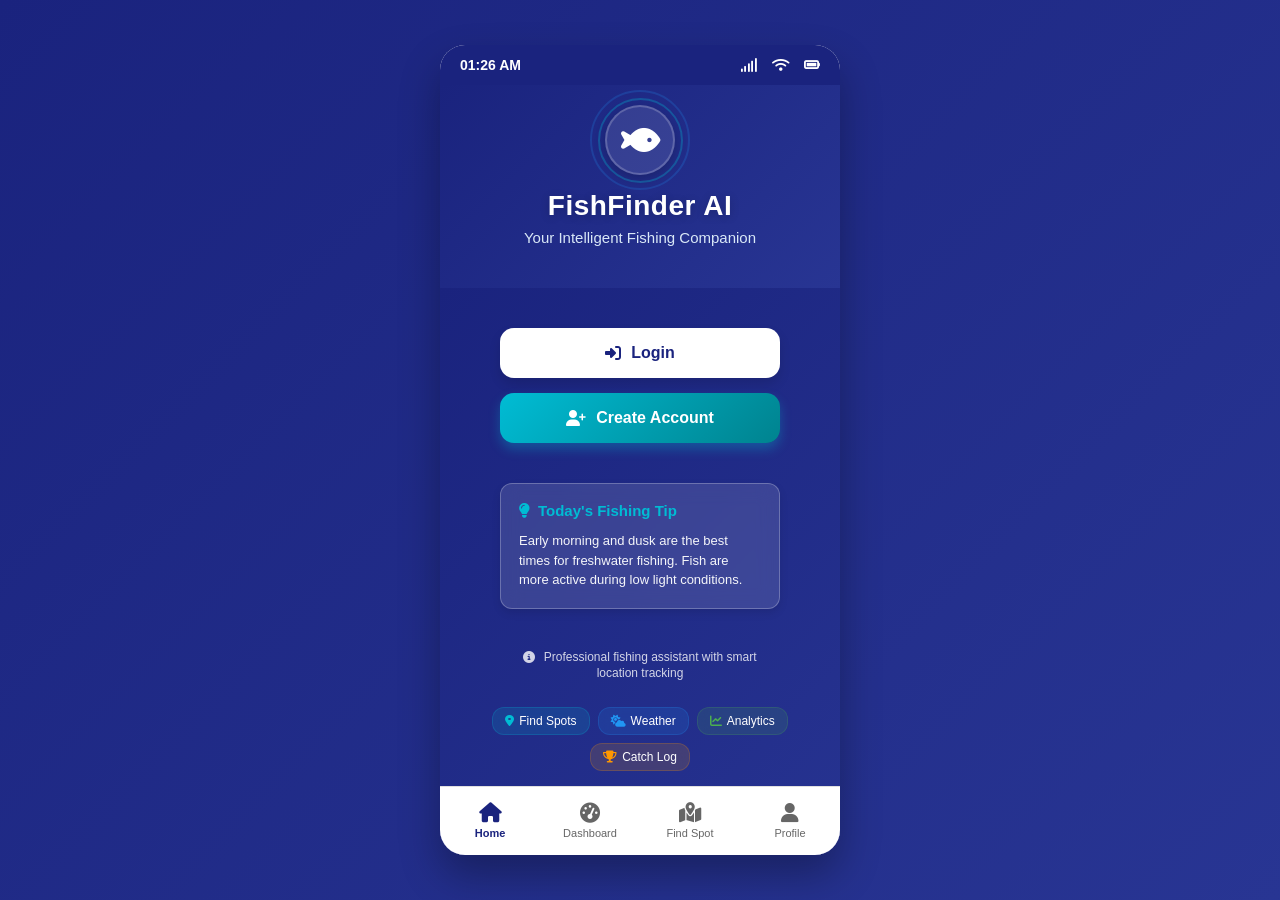
<file: fish_finder_ui/index.html>
<!DOCTYPE html>
<html lang="en">
  <head>
    <meta charset="UTF-8" />
    <meta name="viewport" content="width=device-width, initial-scale=1.0" />
    <meta name="apple-mobile-web-app-capable" content="yes" />
    <meta name="mobile-web-app-capable" content="yes" />
    <title>FishFinder AI - Smart Fishing Assistant</title>
    <link
      rel="stylesheet"
      href="https://cdnjs.cloudflare.com/ajax/libs/font-awesome/6.4.0/css/all.min.css"
    />
    <style>
      * {
        margin: 0;
        padding: 0;
        box-sizing: border-box;
        -webkit-tap-highlight-color: transparent;
        font-family: -apple-system, BlinkMacSystemFont, "Segoe UI", Roboto,
          sans-serif;
      }

      body {
        background: linear-gradient(135deg, #1a237e 0%, #283593 100%);
        color: white;
        height: 100vh;
        overflow: hidden;
        display: flex;
        justify-content: center;
        align-items: center;
        padding: 20px;
      }

      .mobile-container {
        width: 100%;
        max-width: 400px;
        height: 90vh;
        background: white;
        border-radius: 25px;
        overflow: hidden;
        box-shadow: 0 20px 40px rgba(0, 0, 0, 0.3);
        position: relative;
      }

      .status-bar {
        background: #1a237e;
        color: white;
        padding: 12px 20px;
        display: flex;
        justify-content: space-between;
        align-items: center;
        font-size: 14px;
        font-weight: bold;
        position: relative;
        z-index: 10;
      }

      .app-header {
        padding: 20px 25px 10px;
        text-align: center;
        background: linear-gradient(135deg, #1a237e 0%, #283593 100%);
        position: relative;
        overflow: hidden;
      }

      .logo-container {
        display: flex;
        justify-content: center;
        align-items: center;
        margin-bottom: 15px;
        position: relative;
      }

      .logo-circle {
        width: 70px;
        height: 70px;
        background: rgba(255, 255, 255, 0.1);
        border-radius: 50%;
        display: flex;
        align-items: center;
        justify-content: center;
        border: 2px solid rgba(255, 255, 255, 0.2);
        box-shadow: 0 4px 12px rgba(0, 0, 0, 0.2);
      }

      .app-logo {
        font-size: 35px;
        color: white;
      }

      .logo-wave {
        position: absolute;
        width: 85px;
        height: 85px;
        border-radius: 50%;
        border: 2px solid rgba(0, 188, 212, 0.3);
        animation: wavePulse 2s infinite;
      }

      .logo-wave:nth-child(2) {
        width: 100px;
        height: 100px;
        animation-delay: 0.5s;
        border-color: rgba(33, 150, 243, 0.2);
      }

      .app-content {
        height: calc(100% - 120px);
        overflow-y: auto;
        padding-bottom: 80px;
        background: linear-gradient(135deg, #1a237e 0%, #283593 100%);
      }

      .splash-screen {
        height: 100%;
        display: flex;
        flex-direction: column;
        justify-content: flex-start;
        align-items: center;
        padding: 20px 25px 30px;
        text-align: center;
      }

      .app-title {
        font-size: 28px;
        font-weight: 800;
        margin-bottom: 5px;
        color: white;
        text-shadow: 0 2px 10px rgba(0, 0, 0, 0.2);
        letter-spacing: 0.5px;
      }

      .app-subtitle {
        font-size: 15px;
        font-weight: 500;
        margin-bottom: 30px;
        color: #e3f2fd;
        opacity: 0.95;
        padding: 0 15px;
        line-height: 1.4;
      }

      .buttons-container {
        width: 100%;
        max-width: 280px;
        margin-top: 20px;
      }

      .auth-button {
        background: white;
        color: #1a237e;
        border: none;
        padding: 16px 20px;
        border-radius: 14px;
        font-size: 16px;
        font-weight: 600;
        cursor: pointer;
        display: flex;
        align-items: center;
        justify-content: center;
        gap: 10px;
        box-shadow: 0 6px 12px rgba(0, 0, 0, 0.12);
        transition: all 0.3s;
        width: 100%;
        margin-bottom: 15px;
      }

      .auth-button:active {
        transform: scale(0.97);
        background: #f5f5f5;
      }

      .register-button {
        background: linear-gradient(135deg, #00bcd4 0%, #00838f 100%);
        color: white;
        box-shadow: 0 6px 12px rgba(0, 188, 212, 0.3);
      }

      .register-button:active {
        background: linear-gradient(135deg, #00acc1 0%, #006064 100%);
      }

      .fishing-tip {
        background: rgba(255, 255, 255, 0.12);
        border-radius: 12px;
        padding: 18px;
        margin: 25px 0 20px;
        text-align: left;
        backdrop-filter: blur(10px);
        border: 1px solid rgba(255, 255, 255, 0.25);
        max-width: 280px;
        box-shadow: 0 4px 8px rgba(0, 0, 0, 0.1);
      }

      .fishing-tip h4 {
        margin: 0 0 12px;
        font-size: 15px;
        font-weight: 700;
        color: #00bcd4;
        display: flex;
        align-items: center;
        gap: 8px;
      }

      .fishing-tip p {
        font-size: 13px;
        line-height: 1.5;
        color: rgba(255, 255, 255, 0.95);
        margin: 0;
      }

      .app-info {
        font-size: 12px;
        color: rgba(255, 255, 255, 0.8);
        margin-top: 20px;
        line-height: 1.4;
        max-width: 280px;
        text-align: center;
        font-weight: 500;
        padding: 0 10px;
      }

      .app-info i {
        margin-right: 5px;
      }

      .feature-list {
        display: flex;
        flex-wrap: wrap;
        justify-content: center;
        gap: 8px;
        margin-top: 25px;
        max-width: 300px;
      }

      .feature-tag {
        background: rgba(255, 255, 255, 0.15);
        padding: 6px 12px;
        border-radius: 12px;
        font-size: 12px;
        display: flex;
        align-items: center;
        gap: 5px;
        backdrop-filter: blur(10px);
        border: 1px solid rgba(255, 255, 255, 0.1);
        transition: all 0.2s;
        cursor: default;
        font-weight: 500;
      }

      .feature-tag:active {
        transform: scale(0.95);
        opacity: 0.8;
      }

      .feature-tag i {
        font-size: 12px;
      }

      .bottom-nav {
        position: absolute;
        bottom: 0;
        left: 0;
        right: 0;
        background: white;
        border-top: 1px solid #e0e0e0;
        display: flex;
        padding: 8px 0;
        z-index: 1000;
      }

      .nav-item {
        flex: 1;
        text-align: center;
        padding: 8px 5px;
        color: #666;
        text-decoration: none;
        font-size: 11px;
        font-weight: 500;
      }

      .nav-item.active {
        color: #1a237e;
        font-weight: 600;
      }

      .nav-icon {
        display: block;
        font-size: 20px;
        margin-bottom: 4px;
      }

      @keyframes float {
        0%,
        100% {
          transform: translateY(0);
        }
        50% {
          transform: translateY(-6px);
        }
      }

      @keyframes wavePulse {
        0% {
          transform: scale(1);
          opacity: 1;
        }
        100% {
          transform: scale(1.3);
          opacity: 0;
        }
      }

      @media (max-width: 400px) {
        .mobile-container {
          border-radius: 20px;
        }

        .logo-circle {
          width: 65px;
          height: 65px;
        }

        .app-logo {
          font-size: 32px;
        }

        .app-title {
          font-size: 26px;
        }

        .app-subtitle {
          font-size: 14px;
        }

        .buttons-container {
          max-width: 260px;
        }

        .fishing-tip {
          max-width: 260px;
          padding: 15px;
        }
      }
    </style>
  </head>
  <body>
    <div class="mobile-container">
      <!-- Status Bar -->
      <div class="status-bar">
        <div id="currentTime">09:41</div>
        <div>
          <i class="fas fa-signal"></i>
          <i class="fas fa-wifi" style="margin: 0 10px"></i>
          <i class="fas fa-battery-full"></i>
        </div>
      </div>

      <!-- App Header with Logo -->
      <div class="app-header">
        <div class="logo-container">
          <div class="logo-wave"></div>
          <div class="logo-wave"></div>
          <div class="logo-circle">
            <i class="fas fa-fish app-logo"></i>
          </div>
        </div>
        <div class="app-title">FishFinder AI</div>
        <div class="app-subtitle">Your Intelligent Fishing Companion</div>
      </div>

      <!-- App Content -->
      <div class="app-content">
        <div class="splash-screen">
          <!-- Butonlar Container -->
          <div class="buttons-container">
            <!-- Login Button -->
            <button
              class="auth-button"
              onclick="handleLogin()"
              id="loginButton"
            >
              <i class="fas fa-sign-in-alt"></i>
              Login
            </button>

            <!-- Register Button -->
            <button
              class="auth-button register-button"
              onclick="handleRegister()"
              id="registerButton"
            >
              <i class="fas fa-user-plus"></i>
              Create Account
            </button>
          </div>

          <!-- Fishing Tip Box -->
          <div class="fishing-tip">
            <h4><i class="fas fa-lightbulb"></i> Today's Fishing Tip</h4>
            <p>
              Early morning and dusk are the best times for freshwater fishing.
              Fish are more active during low light conditions.
            </p>
          </div>

          <!-- App Info Text -->
          <div class="app-info">
            <i class="fas fa-info-circle"></i>
            Professional fishing assistant with smart location tracking
          </div>

          <!-- Feature List -->
          <div class="feature-list">
            <div
              class="feature-tag"
              style="
                background: rgba(0, 188, 212, 0.15);
                border-color: rgba(0, 188, 212, 0.2);
              "
            >
              <i class="fas fa-map-marker-alt" style="color: #00bcd4"></i>
              Find Spots
            </div>
            <div
              class="feature-tag"
              style="
                background: rgba(33, 150, 243, 0.15);
                border-color: rgba(33, 150, 243, 0.2);
              "
            >
              <i class="fas fa-cloud-sun" style="color: #2196f3"></i>
              Weather
            </div>
            <div
              class="feature-tag"
              style="
                background: rgba(76, 175, 80, 0.15);
                border-color: rgba(76, 175, 80, 0.2);
              "
            >
              <i class="fas fa-chart-line" style="color: #4caf50"></i>
              Analytics
            </div>
            <div
              class="feature-tag"
              style="
                background: rgba(255, 152, 0, 0.15);
                border-color: rgba(255, 152, 0, 0.2);
              "
            >
              <i class="fas fa-trophy" style="color: #ff9800"></i>
              Catch Log
            </div>
          </div>
        </div>
      </div>

      <!-- Bottom Navigation -->
      <div class="bottom-nav">
        <a href="index.html" class="nav-item active">
          <i class="fas fa-home nav-icon"></i>
          Home
        </a>
        <a href="home.html" class="nav-item">
          <i class="fas fa-tachometer-alt nav-icon"></i>
          Dashboard
        </a>
        <a href="find-spot.html" class="nav-item">
          <i class="fas fa-map-marked-alt nav-icon"></i>
          Find Spot
        </a>
        <a href="profile.html" class="nav-item">
          <i class="fas fa-user nav-icon"></i>
          Profile
        </a>
      </div>
    </div>

    <script>
      // Update time
      function updateTime() {
        const now = new Date();
        const timeString = now.toLocaleTimeString("en-US", {
          hour: "2-digit",
          minute: "2-digit",
        });
        document.getElementById("currentTime").textContent = timeString;
      }

      updateTime();
      setInterval(updateTime, 60000);

      // Login button handler
      function handleLogin() {
        console.log("Login button clicked");
        const button = document.getElementById("loginButton");
        const originalText = button.innerHTML;
        button.innerHTML = '<i class="fas fa-spinner fa-spin"></i> Loading...';
        button.disabled = true;

        setTimeout(() => {
          button.innerHTML = originalText;
          button.disabled = false;
          window.location.href = "login.html";
        }, 600);
      }

      // Register button handler
      function handleRegister() {
        console.log("Register button clicked");
        const button = document.getElementById("registerButton");
        const originalText = button.innerHTML;
        button.innerHTML = '<i class="fas fa-spinner fa-spin"></i> Loading...';
        button.disabled = true;

        setTimeout(() => {
          button.innerHTML = originalText;
          button.disabled = false;
          window.location.href = "register.html";
        }, 600);
      }

      // Initialize app - Guest/Tourist kodlarını temizle
      function initializeApp() {
        // Guest/Tourist verilerini temizle
        localStorage.removeItem("touristMode");
        localStorage.removeItem("isTourist");
        localStorage.removeItem("isGuest");
        localStorage.removeItem("guestLogin");

        console.log("App initialized. Guest/Tourist codes cleaned.");
      }

      // Touch feedback
      document.addEventListener("DOMContentLoaded", function () {
        initializeApp();

        const buttons = document.querySelectorAll("button, .nav-item");
        buttons.forEach((btn) => {
          btn.addEventListener("touchstart", function () {
            this.style.opacity = "0.7";
          });

          btn.addEventListener("touchend", function () {
            this.style.opacity = "1";
          });
        });

        console.log("FishFinder AI App started");
      });
    </script>
  </body>
</html>
</file>
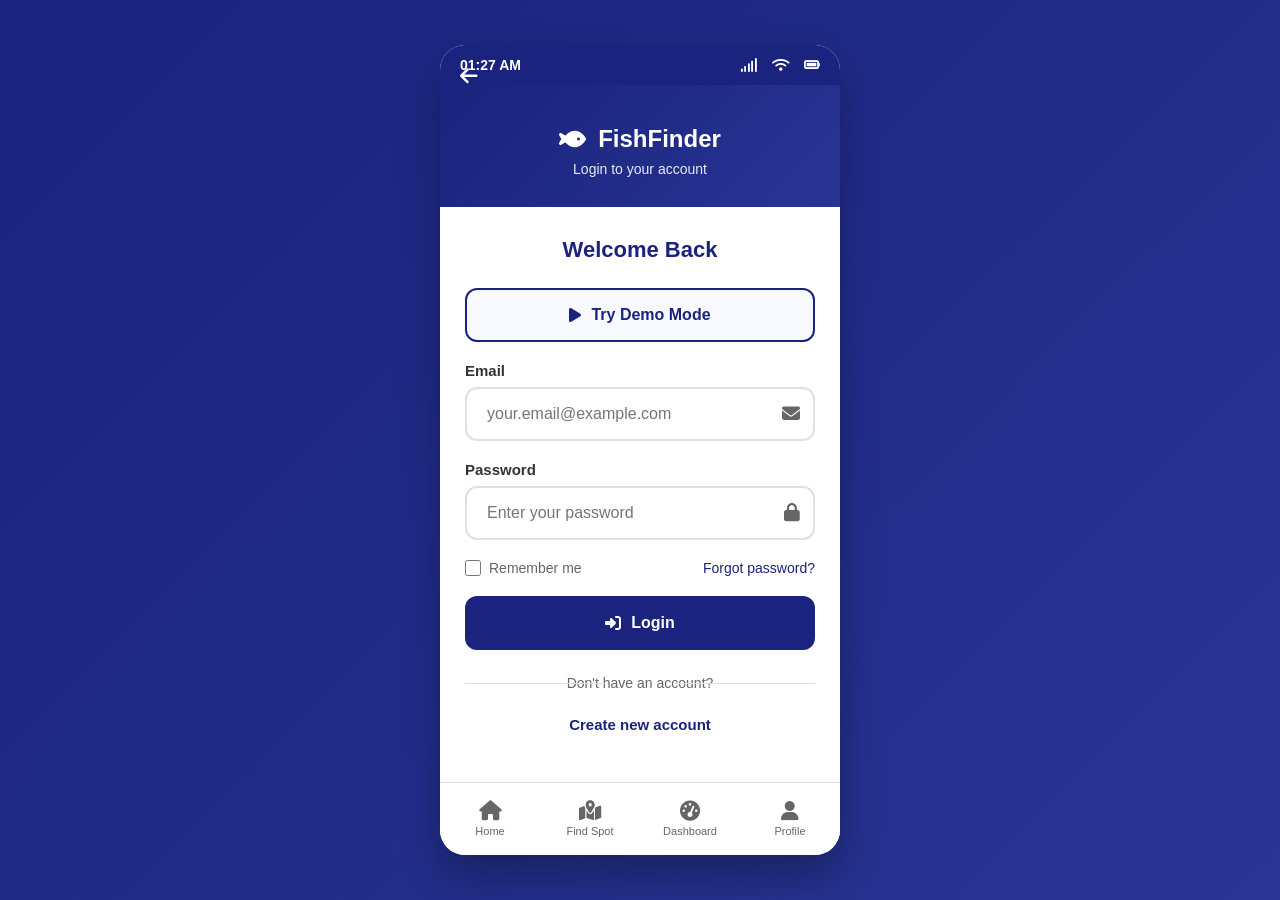
<file: fish_finder_ui/catch.html>
<!DOCTYPE html>
<html lang="en">
  <head>
    <meta charset="UTF-8" />
    <meta
      name="viewport"
      content="width=device-width, initial-scale=1.0, maximum-scale=1.0, user-scalable=no"
    />
    <title>New Catch - FishFinder</title>
    <link
      rel="stylesheet"
      href="https://cdnjs.cloudflare.com/ajax/libs/font-awesome/6.4.0/css/all.min.css"
    />
    <style>
      * {
        margin: 0;
        padding: 0;
        box-sizing: border-box;
        -webkit-tap-highlight-color: transparent;
        font-family: -apple-system, BlinkMacSystemFont, "Segoe UI", Roboto,
          sans-serif;
      }

      body {
        background: linear-gradient(135deg, #1a237e 0%, #283593 100%);
        height: 100vh;
        overflow: hidden;
        display: flex;
        justify-content: center;
        align-items: center;
        padding: 20px;
      }

      .mobile-container {
        width: 100%;
        max-width: 400px;
        height: 90vh;
        background: white;
        border-radius: 25px;
        overflow: hidden;
        box-shadow: 0 20px 40px rgba(0, 0, 0, 0.3);
        position: relative;
        display: flex;
        flex-direction: column;
      }

      .status-bar {
        background: #1a237e;
        color: white;
        padding: 12px 20px;
        display: flex;
        justify-content: space-between;
        align-items: center;
        font-size: 14px;
        font-weight: bold;
      }

      .catch-header {
        background: linear-gradient(135deg, #1a237e 0%, #283593 100%);
        color: white;
        padding: 25px 20px;
        position: relative;
      }

      .back-btn {
        position: absolute;
        top: 20px;
        left: 20px;
        color: white;
        font-size: 20px;
        text-decoration: none;
        z-index: 10;
      }

      .header-title {
        text-align: center;
      }

      .header-title h1 {
        font-size: 24px;
        margin-bottom: 8px;
        display: flex;
        align-items: center;
        justify-content: center;
        gap: 12px;
      }

      .header-title p {
        opacity: 0.9;
        font-size: 14px;
      }

      .catch-content {
        flex: 1;
        padding: 20px;
        overflow-y: auto;
        padding-bottom: 20px;
      }

      .catch-form {
        max-width: 360px;
        margin: 0 auto;
      }

      .form-title {
        font-size: 20px;
        font-weight: bold;
        color: #1a237e;
        margin-bottom: 20px;
        display: flex;
        align-items: center;
        gap: 10px;
      }

      .form-section {
        margin-bottom: 25px;
      }

      .section-title {
        font-size: 16px;
        font-weight: 600;
        color: #1a237e;
        margin-bottom: 15px;
        display: flex;
        align-items: center;
        gap: 10px;
      }

      .required {
        color: #f44336;
        margin-left: 5px;
      }

      /* FISH TYPE GRID */
      .fish-grid {
        display: grid;
        grid-template-columns: repeat(3, 1fr);
        gap: 10px;
        margin-bottom: 20px;
      }

      .fish-option {
        border: 2px solid #e0e0e0;
        border-radius: 12px;
        padding: 15px 8px;
        text-align: center;
        cursor: pointer;
        transition: all 0.3s;
        display: flex;
        flex-direction: column;
        align-items: center;
        min-height: 90px;
      }

      .fish-option:hover {
        border-color: #1a237e;
        background: #f5f7ff;
      }

      .fish-option.selected {
        border-color: #1a237e;
        background: #e3f2fd;
        transform: scale(1.02);
      }

      .fish-icon {
        width: 36px;
        height: 36px;
        background: linear-gradient(135deg, #1a237e 0%, #283593 100%);
        border-radius: 50%;
        display: flex;
        align-items: center;
        justify-content: center;
        color: white;
        font-size: 16px;
        margin-bottom: 8px;
      }

      .fish-name {
        font-size: 12px;
        font-weight: 600;
        color: #333;
      }

      /* FORM CONTROLS */
      .form-group {
        margin-bottom: 20px;
      }

      .form-label {
        display: block;
        margin-bottom: 8px;
        font-weight: 600;
        color: #333;
        font-size: 14px;
      }

      .form-control {
        width: 100%;
        padding: 14px;
        border: 2px solid #e0e0e0;
        border-radius: 10px;
        font-size: 15px;
        transition: all 0.3s;
        background: white;
      }

      .form-control:focus {
        outline: none;
        border-color: #1a237e;
        box-shadow: 0 0 0 3px rgba(26, 35, 126, 0.1);
      }

      .select-wrapper {
        position: relative;
      }

      .select-wrapper::after {
        content: "▼";
        position: absolute;
        right: 15px;
        top: 50%;
        transform: translateY(-50%);
        color: #1a237e;
        pointer-events: none;
        font-size: 12px;
      }

      /* BAIT RECOMMENDATIONS - YENİ EKLENDİ */
      .bait-recommendations {
        background: linear-gradient(135deg, #e3f2fd 0%, #bbdefb 100%);
        border: 2px solid #2196f3;
        border-radius: 12px;
        padding: 20px;
        margin-bottom: 20px;
        display: none;
      }

      .bait-header {
        display: flex;
        align-items: center;
        gap: 10px;
        margin-bottom: 15px;
      }

      .bait-icon {
        color: #2196f3;
        font-size: 20px;
      }

      .bait-title {
        font-size: 16px;
        font-weight: 600;
        color: #1a237e;
      }

      .bait-list {
        list-style: none;
        padding: 0;
      }

      .bait-item {
        display: flex;
        align-items: center;
        padding: 10px 0;
        border-bottom: 1px solid rgba(33, 150, 243, 0.2);
      }

      .bait-item:last-child {
        border-bottom: none;
      }

      .bait-item-icon {
        width: 24px;
        height: 24px;
        background: #2196f3;
        border-radius: 50%;
        display: flex;
        align-items: center;
        justify-content: center;
        color: white;
        font-size: 12px;
        margin-right: 12px;
        flex-shrink: 0;
      }

      .bait-info {
        flex: 1;
      }

      .bait-name {
        font-size: 14px;
        font-weight: 600;
        color: #333;
        margin-bottom: 3px;
      }

      .bait-description {
        font-size: 12px;
        color: #666;
        line-height: 1.4;
      }

      .bait-success {
        background: #e8f5e9;
        color: #4caf50;
        padding: 3px 8px;
        border-radius: 10px;
        font-size: 11px;
        font-weight: 600;
        margin-left: 8px;
      }

      /* MEASUREMENTS */
      .measurement-group {
        display: grid;
        grid-template-columns: repeat(2, 1fr);
        gap: 15px;
      }

      .measurement-input {
        position: relative;
      }

      .unit-label {
        position: absolute;
        right: 15px;
        top: 50%;
        transform: translateY(-50%);
        color: #666;
        font-size: 13px;
      }

      /* LOCATION CARD */
      .location-card {
        background: #e8f5e9;
        border-radius: 12px;
        padding: 20px;
        margin: 20px 0;
      }

      .location-header {
        display: flex;
        align-items: center;
        gap: 10px;
        margin-bottom: 10px;
      }

      .location-icon {
        color: #4caf50;
        font-size: 18px;
      }

      .location-title {
        font-size: 15px;
        font-weight: 600;
        color: #2e7d32;
      }

      .location-details {
        color: #388e3c;
        font-size: 13px;
        line-height: 1.5;
      }

      /* SAVE BUTTON */
      .save-button {
        background: linear-gradient(135deg, #1a237e 0%, #283593 100%);
        color: white;
        border: none;
        padding: 18px;
        border-radius: 12px;
        font-size: 16px;
        font-weight: 600;
        width: 100%;
        display: flex;
        align-items: center;
        justify-content: center;
        gap: 12px;
        cursor: pointer;
        margin-top: 20px;
        transition: all 0.3s;
        box-shadow: 0 6px 20px rgba(26, 35, 126, 0.2);
      }

      .save-button:hover {
        transform: translateY(-2px);
        box-shadow: 0 8px 25px rgba(26, 35, 126, 0.3);
      }

      .save-button:active {
        transform: translateY(0);
      }

      /* BOTTOM NAV */
      .bottom-nav {
        position: absolute;
        bottom: 0;
        left: 0;
        right: 0;
        background: white;
        border-top: 1px solid #e0e0e0;
        display: flex;
        padding: 10px 0;
        z-index: 1000;
      }

      .nav-item {
        flex: 1;
        text-align: center;
        padding: 8px 5px;
        color: #666;
        text-decoration: none;
        font-size: 11px;
        font-weight: 500;
      }

      .nav-item.active {
        color: #1a237e;
        font-weight: 600;
      }

      .nav-icon {
        display: block;
        font-size: 20px;
        margin-bottom: 4px;
      }

      @media (max-width: 400px) {
        .mobile-container {
          border-radius: 20px;
        }

        .catch-content {
          padding: 15px;
        }

        .fish-grid {
          grid-template-columns: repeat(2, 1fr);
        }

        .measurement-group {
          grid-template-columns: 1fr;
        }
      }
    </style>
  </head>
  <body>
    <div class="mobile-container">
      <!-- Status Bar -->
      <div class="status-bar">
        <div id="currentTime">08:33 PM</div>
        <div>
          <i class="fas fa-signal"></i>
          <i class="fas fa-wifi" style="margin: 0 10px"></i>
          <i class="fas fa-battery-full"></i>
        </div>
      </div>

      <!-- Back Button -->
      <a href="home.html" class="back-btn">
        <i class="fas fa-arrow-left"></i>
      </a>

      <!-- Catch Header -->
      <div class="catch-header">
        <div class="header-title">
          <h1><i class="fas fa-fish"></i> FishFinder AI</h1>
          <p>Contribute to ML Dataset</p>
        </div>
      </div>

      <!-- Catch Content -->
      <div class="catch-content">
        <div class="catch-form">
          <!-- Form Title -->
          <div class="form-title">
            <i class="fas fa-plus-circle"></i> New Catch
          </div>

          <!-- Fish Type Section -->
          <div class="form-section">
            <div class="section-title">
              <i class="fas fa-fish"></i>
              Fish Type <span class="required">*</span>
            </div>

            <!-- Fish Grid -->
            <div class="fish-grid">
              <div class="fish-option" onclick="selectFish('Sea Bass')">
                <div class="fish-icon">
                  <i class="fas fa-fish"></i>
                </div>
                <div class="fish-name">Sea Bass</div>
              </div>

              <div class="fish-option" onclick="selectFish('Sea Bream')">
                <div class="fish-icon">
                  <i class="fas fa-fish"></i>
                </div>
                <div class="fish-name">Sea Bream</div>
              </div>

              <div class="fish-option" onclick="selectFish('Bluefish')">
                <div class="fish-icon">
                  <i class="fas fa-fish"></i>
                </div>
                <div class="fish-name">Bluefish</div>
              </div>

              <div class="fish-option" onclick="selectFish('Bonito')">
                <div class="fish-icon">
                  <i class="fas fa-fish"></i>
                </div>
                <div class="fish-name">Bonito</div>
              </div>

              <div class="fish-option" onclick="selectFish('Horse Mackerel')">
                <div class="fish-icon">
                  <i class="fas fa-fish"></i>
                </div>
                <div class="fish-name">Horse Mackerel</div>
              </div>

              <div class="fish-option" onclick="selectFish('other')">
                <div class="fish-icon">
                  <i class="fas fa-question"></i>
                </div>
                <div class="fish-name">Other</div>
              </div>
            </div>

            <!-- Fish Select Dropdown -->
            <div class="form-group">
              <label class="form-label">Choose Fish Type</label>
              <div class="select-wrapper">
                <select
                  class="form-control"
                  id="fishType"
                  onchange="updateBaitRecommendations()"
                >
                  <option value="">Choose Fish Type...</option>
                  <option value="sea bass">Sea Bass</option>
                  <option value="sea bream">Sea Bream</option>
                  <option value="bluefish">Bluefish</option>
                  <option value="bonito">Bonito</option>
                  <option value="horse mackerel">Horse Mackerel</option>
                  <option value="other">Other</option>
                </select>
              </div>
            </div>
          </div>

          <!-- BAIT RECOMMENDATIONS SECTION - YENİ EKLENDİ -->
          <div class="bait-recommendations" id="baitRecommendations">
            <div class="bait-header">
              <i class="fas fa-magic bait-icon"></i>
              <div class="bait-title">AI Bait Recommendations</div>
            </div>
            <ul class="bait-list" id="baitList">
              <!-- Bait recommendations will be inserted here -->
            </ul>
          </div>

          <!-- Dimensions Section -->
          <div class="form-section">
            <div class="section-title">
              <i class="fas fa-ruler-combined"></i>
              Dimensions <span class="required">*</span>
            </div>

            <div class="measurement-group">
              <div class="form-group measurement-input">
                <label class="form-label">Weight</label>
                <input
                  type="number"
                  class="form-control"
                  id="weight"
                  placeholder="0.0"
                  step="0.1"
                  min="0"
                />
                <span class="unit-label">kg</span>
              </div>

              <div class="form-group measurement-input">
                <label class="form-label">Length</label>
                <input
                  type="number"
                  class="form-control"
                  id="length"
                  placeholder="0"
                  min="0"
                />
                <span class="unit-label">cm</span>
              </div>
            </div>
          </div>

          <!-- Bait Used Section -->
          <div class="form-section">
            <div class="section-title">
              <i class="fas fa-worm"></i>
              Bait Used
            </div>
            <div class="form-group">
              <input
                type="text"
                class="form-control"
                id="baitUsed"
                placeholder="Ex: Live sardines, artificial bait..."
              />
            </div>
          </div>

          <!-- Location Card -->
          <div class="location-card">
            <div class="location-header">
              <i class="fas fa-map-marker-alt location-icon"></i>
              <div class="location-title">Capture Location</div>
            </div>
            <div class="location-details" id="locationDetails">
              <strong>Barbaros Bay, Marmaris</strong><br />
              Latitude: 36.8549° N<br />
              Longitude: 28.2709° E<br />
              Date: <span id="catchDate">Loading...</span><br />
              Time: <span id="catchTime">Loading...</span>
            </div>
          </div>

          <!-- Save Button -->
          <button class="save-button" onclick="saveCatch()">
            <i class="fas fa-robot"></i>
            SAVE TO AI DATASET
          </button>
        </div>
      </div>

      <!-- Bottom Navigation -->
      <div class="bottom-nav">
        <a href="home.html" class="nav-item">
          <i class="fas fa-home nav-icon"></i>
          Home
        </a>
        <a href="find-spot.html" class="nav-item">
          <i class="fas fa-map-marked-alt nav-icon"></i>
          Find Spot
        </a>
        <a href="map.html" class="nav-item">
          <i class="fas fa-map nav-icon"></i>
          Map
        </a>
        <a href="catch.html" class="nav-item active">
          <i class="fas fa-plus-circle nav-icon"></i>
          Catch
        </a>
      </div>
    </div>

    <script>
      // Fish bait recommendations database
      const baitRecommendations = {
        "sea bass": [
          {
            name: "Live Sardines",
            description: "Most effective in spring and summer",
            successRate: "95%",
          },
          {
            name: "Squid",
            description: "Best for night fishing",
            successRate: "88%",
          },
          {
            name: "Artificial Lures",
            description: "Surface poppers work well",
            successRate: "82%",
          },
          {
            name: "Shrimp",
            description: "Natural bait for all seasons",
            successRate: "85%",
          },
        ],
        "sea bream": [
          {
            name: "Bread Dough",
            description: "Traditional and very effective",
            successRate: "92%",
          },
          {
            name: "Mussels",
            description: "Fresh mussels work best",
            successRate: "87%",
          },
          {
            name: "Worms",
            description: "Earthworms or sea worms",
            successRate: "80%",
          },
          {
            name: "Corn",
            description: "Simple but effective",
            successRate: "75%",
          },
        ],
        bluefish: [
          {
            name: "Metal Jigs",
            description: "Fast retrieval recommended",
            successRate: "90%",
          },
          {
            name: "Live Baitfish",
            description: "Mackerel or anchovy",
            successRate: "85%",
          },
          {
            name: "Surface Poppers",
            description: "Exciting surface action",
            successRate: "88%",
          },
          {
            name: "Feather Jigs",
            description: "For deep water fishing",
            successRate: "82%",
          },
        ],
        bonito: [
          {
            name: "Small Feathers",
            description: "Fast trolling required",
            successRate: "89%",
          },
          {
            name: "Metal Spoons",
            description: "Reflective surfaces attract",
            successRate: "84%",
          },
          {
            name: "Small Lures",
            description: "5-10cm lures work best",
            successRate: "86%",
          },
          {
            name: "Live Anchovy",
            description: "Most natural option",
            successRate: "91%",
          },
        ],
        "horse mackerel": [
          {
            name: "Small Sabiki Rigs",
            description: "Multiple hooks increase catch",
            successRate: "94%",
          },
          {
            name: "Small Metal Jigs",
            description: "20-40g weight ideal",
            successRate: "87%",
          },
          {
            name: "Shrimp",
            description: "Fresh or frozen",
            successRate: "79%",
          },
          {
            name: "Small Feathers",
            description: "Bright colors work best",
            successRate: "83%",
          },
        ],
        other: [
          {
            name: "Universal Bait Mix",
            description: "Works for various fish types",
            successRate: "75%",
          },
          {
            name: "Live Bait",
            description: "Always a good choice",
            successRate: "80%",
          },
          {
            name: "Artificial Lures",
            description: "Versatile option",
            successRate: "70%",
          },
        ],
      };

      // Update time
      function updateTime() {
        const now = new Date();
        const timeString = now.toLocaleTimeString("en-US", {
          hour: "2-digit",
          minute: "2-digit",
        });
        document.getElementById("currentTime").textContent = timeString;

        // Update catch date and time
        document.getElementById("catchDate").textContent =
          now.toLocaleDateString("en-US");
        document.getElementById("catchTime").textContent = timeString;
      }

      updateTime();
      setInterval(updateTime, 60000);

      // Fish selection
      let selectedFish = "";

      function selectFish(fishType) {
        selectedFish = fishType;

        // Remove selection from all options
        document.querySelectorAll(".fish-option").forEach((option) => {
          option.classList.remove("selected");
        });

        // Add selection to clicked option
        event.currentTarget.classList.add("selected");

        // Update dropdown
        const fishValue = fishType.toLowerCase().replace(" ", "_");
        document.getElementById("fishType").value =
          fishValue === "horse_mackerel" ? "horse mackerel" : fishValue;

        // Update bait recommendations
        updateBaitRecommendations();
      }

      // Update bait recommendations based on selected fish
      function updateBaitRecommendations() {
        const fishType = document.getElementById("fishType").value;
        const baitSection = document.getElementById("baitRecommendations");
        const baitList = document.getElementById("baitList");

        if (fishType && baitRecommendations[fishType]) {
          // Show bait section
          baitSection.style.display = "block";

          // Clear previous recommendations
          baitList.innerHTML = "";

          // Add new recommendations
          baitRecommendations[fishType].forEach((bait, index) => {
            const li = document.createElement("li");
            li.className = "bait-item";

            li.innerHTML = `
                        <div class="bait-item-icon">${index + 1}</div>
                        <div class="bait-info">
                            <div class="bait-name">${
                              bait.name
                            } <span class="bait-success">${
              bait.successRate
            }</span></div>
                            <div class="bait-description">${
                              bait.description
                            }</div>
                        </div>
                    `;

            // Add click event to auto-fill bait input
            li.addEventListener("click", function () {
              document.getElementById("baitUsed").value = bait.name;
              highlightBaitSuggestion(li);
            });

            baitList.appendChild(li);
          });

          // Scroll to bait section
          baitSection.scrollIntoView({ behavior: "smooth", block: "nearest" });
        } else {
          // Hide bait section if no fish selected or no recommendations
          baitSection.style.display = "none";
        }
      }

      // Highlight selected bait suggestion
      function highlightBaitSuggestion(selectedElement) {
        document.querySelectorAll(".bait-item").forEach((item) => {
          item.style.background = "transparent";
          item.style.borderRadius = "0";
        });

        selectedElement.style.background = "rgba(33, 150, 243, 0.1)";
        selectedElement.style.borderRadius = "8px";
        selectedElement.style.padding = "10px";
      }

      // Save catch function
      function saveCatch() {
        const fishType = document.getElementById("fishType").value;
        const weight = document.getElementById("weight").value;
        const length = document.getElementById("length").value;
        const baitUsed = document.getElementById("baitUsed").value;

        // Validation
        if (!fishType) {
          alert("⚠️ Please select fish type.");
          return;
        }

        if (!weight || !length) {
          alert("⚠️ Please enter weight and length information.");
          return;
        }

        // Get current location
        const location = localStorage.getItem("selectedSpot") || "Barbaros Bay";

        // Create catch data
        const catchData = {
          id: Date.now(),
          fishType: fishType,
          weight: weight + " kg",
          length: length + " cm",
          bait: baitUsed || "Not specified",
          location: location,
          date: new Date().toLocaleDateString("en-US"),
          time: new Date().toLocaleTimeString("en-US", {
            hour: "2-digit",
            minute: "2-digit",
          }),
          timestamp: new Date().toISOString(),
        };

        // Save to localStorage
        let catches = JSON.parse(localStorage.getItem("catches") || "[]");
        catches.unshift(catchData);
        localStorage.setItem("catches", JSON.stringify(catches));

        // Update fishing statistics
        updateFishingStats(fishType, parseFloat(weight));

        // Show success message
        alert(
          `🎉 Catch saved successfully!\n\nFish: ${fishType}\nWeight: ${weight} kg\nLength: ${length} cm\nLocation: ${location}\nBait: ${
            baitUsed || "Not specified"
          }`
        );

        // Reset form
        resetForm();
      }

      // Update fishing statistics
      function updateFishingStats(fishType, weight) {
        let stats = JSON.parse(localStorage.getItem("fishingStats") || "{}");

        stats.totalCatches = (stats.totalCatches || 0) + 1;

        if (!stats.byFishType) stats.byFishType = {};
        stats.byFishType[fishType] = (stats.byFishType[fishType] || 0) + 1;

        if (
          !stats.biggestCatch ||
          weight > parseFloat(stats.biggestCatch.weight)
        ) {
          stats.biggestCatch = { fishType, weight: weight + " kg" };
        }

        localStorage.setItem("fishingStats", JSON.stringify(stats));
      }

      // Reset form
      function resetForm() {
        document.getElementById("fishType").value = "";
        document.getElementById("weight").value = "";
        document.getElementById("length").value = "";
        document.getElementById("baitUsed").value = "";
        document.getElementById("baitRecommendations").style.display = "none";

        document.querySelectorAll(".fish-option").forEach((option) => {
          option.classList.remove("selected");
        });

        selectedFish = "";
      }

      // Initialize
      document.addEventListener("DOMContentLoaded", function () {
        // Check login
        if (localStorage.getItem("userLoggedIn") !== "true") {
          window.location.href = "login.html";
          return;
        }

        updateTime();

        // Set location from localStorage if available
        const selectedSpot = localStorage.getItem("selectedSpot");
        if (selectedSpot) {
          document.getElementById("locationDetails").innerHTML = `
                    <strong>${selectedSpot}</strong><br>
                    Latitude: 36.8549° N<br>
                    Longitude: 28.2709° E<br>
                    Date: <span id="catchDate">${new Date().toLocaleDateString(
                      "en-US"
                    )}</span><br>
                    Time: <span id="catchTime">${new Date().toLocaleTimeString(
                      "en-US",
                      { hour: "2-digit", minute: "2-digit" }
                    )}</span>
                `;
        }

        // Add touch feedback
        const fishOptions = document.querySelectorAll(".fish-option");
        fishOptions.forEach((option) => {
          option.addEventListener("touchstart", function () {
            this.style.opacity = "0.7";
          });
          option.addEventListener("touchend", function () {
            this.style.opacity = "1";
          });
        });

        const buttons = document.querySelectorAll("button, .nav-item");
        buttons.forEach((btn) => {
          btn.addEventListener("touchstart", function () {
            this.style.opacity = "0.7";
          });
          btn.addEventListener("touchend", function () {
            this.style.opacity = "1";
          });
        });

        console.log(
          "🎣 Catch page with bait recommendations loaded successfully"
        );
      });
    </script>
  </body>
</html>
</file>
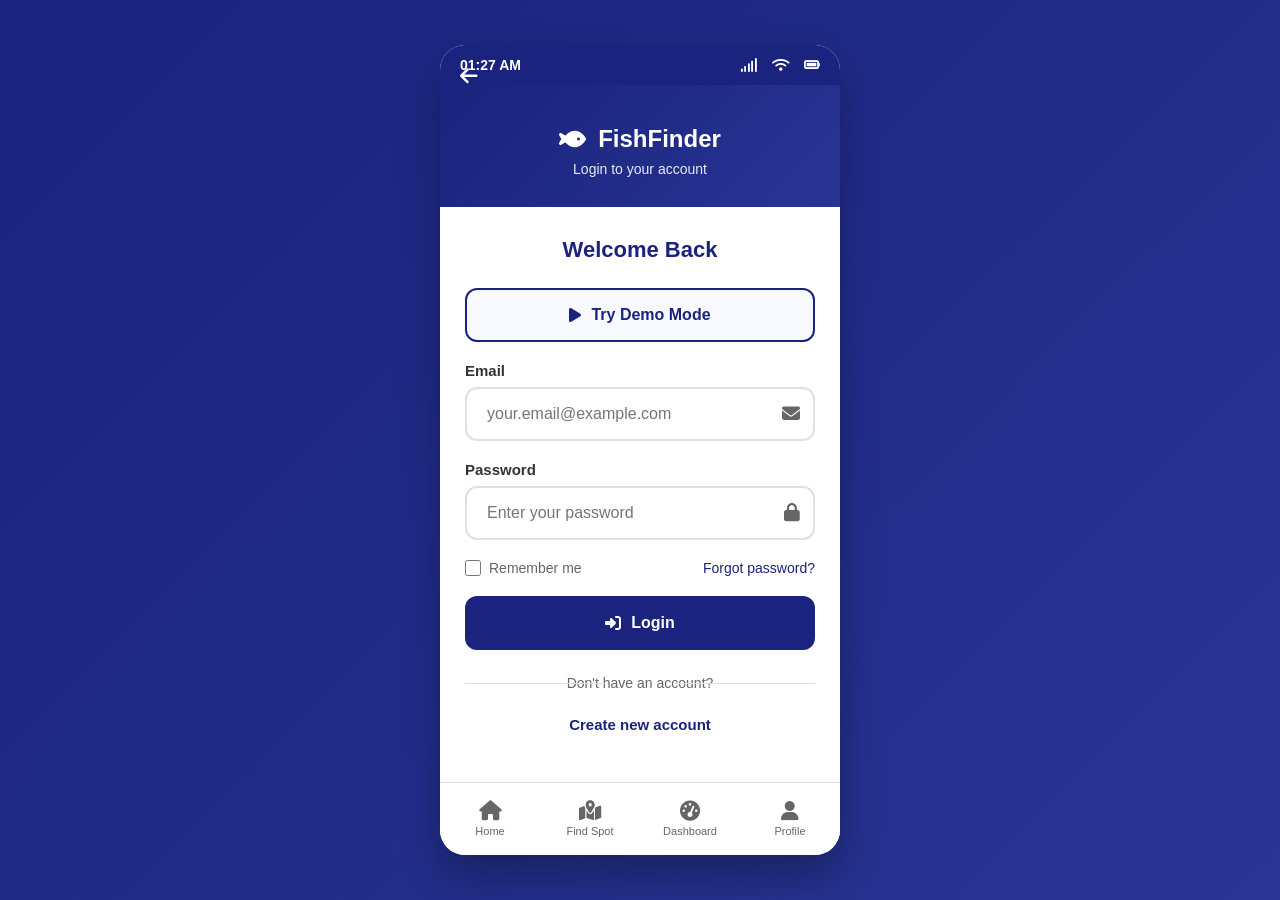
<file: fish_finder_ui/emergency.html>
<!DOCTYPE html>
<html lang="en">
  <head>
    <meta charset="UTF-8" />
    <meta
      name="viewport"
      content="width=device-width, initial-scale=1.0, maximum-scale=1.0, user-scalable=no"
    />
    <title>FishFinder - Emergency & Safety</title>
    <link
      rel="stylesheet"
      href="https://cdnjs.cloudflare.com/ajax/libs/font-awesome/6.4.0/css/all.min.css"
    />
    <style>
      * {
        margin: 0;
        padding: 0;
        box-sizing: border-box;
        -webkit-tap-highlight-color: transparent;
        font-family: -apple-system, BlinkMacSystemFont, "Segoe UI", Roboto,
          sans-serif;
      }

      body {
        background: linear-gradient(135deg, #1a237e 0%, #283593 100%);
        height: 100vh;
        overflow: hidden;
        display: flex;
        justify-content: center;
        align-items: center;
        padding: 20px;
      }

      .mobile-container {
        width: 100%;
        max-width: 400px;
        height: 90vh;
        background: white;
        border-radius: 25px;
        overflow: hidden;
        box-shadow: 0 20px 40px rgba(0, 0, 0, 0.3);
        position: relative;
      }

      .status-bar {
        background: #1a237e;
        color: white;
        padding: 15px 20px;
        display: flex;
        justify-content: space-between;
        align-items: center;
        font-size: 14px;
        font-weight: bold;
      }

      .app-header {
        background: linear-gradient(135deg, #1a237e 0%, #283593 100%);
        color: white;
        padding: 20px;
        text-align: center;
        position: relative;
      }

      .back-button {
        position: absolute;
        top: 15px;
        left: 20px;
        color: white;
        font-size: 20px;
        text-decoration: none;
        z-index: 10;
      }

      .app-header h1 {
        font-size: 22px;
        margin: 0;
        display: flex;
        align-items: center;
        justify-content: center;
        gap: 15px;
      }

      .safety-indicator {
        background: linear-gradient(135deg, #4caf50 0%, #2e7d32 100%);
        color: white;
        padding: 8px 20px;
        border-radius: 20px;
        font-size: 14px;
        font-weight: bold;
        display: flex;
        align-items: center;
        gap: 10px;
        margin-top: 10px;
      }

      .app-content {
        height: calc(100% - 120px);
        overflow-y: auto;
        padding: 20px;
        padding-bottom: 80px;
      }

      /* Emergency SOS Section */
      .sos-section {
        text-align: center;
        margin-bottom: 30px;
      }

      .sos-title {
        font-size: 18px;
        font-weight: 600;
        color: #1a237e;
        margin-bottom: 15px;
        display: flex;
        align-items: center;
        justify-content: center;
        gap: 10px;
      }

      .sos-description {
        background: #fff3cd;
        border: 2px solid #ffc107;
        border-radius: 10px;
        padding: 15px;
        margin-bottom: 20px;
        font-size: 14px;
        color: #856404;
        line-height: 1.5;
      }

      .emergency-button-container {
        position: relative;
        margin: 30px 0;
      }

      .emergency-button {
        background: linear-gradient(135deg, #f44336 0%, #d32f2f 100%);
        color: white;
        border: none;
        border-radius: 50%;
        width: 120px;
        height: 120px;
        display: flex;
        flex-direction: column;
        align-items: center;
        justify-content: center;
        cursor: pointer;
        margin: 0 auto;
        box-shadow: 0 10px 30px rgba(244, 67, 54, 0.3);
        animation: pulse-emergency 2s infinite;
        position: relative;
        z-index: 2;
      }

      .emergency-button:active {
        transform: scale(0.95);
        background: linear-gradient(135deg, #d32f2f 0%, #b71c1c 100%);
      }

      .emergency-button-inner {
        background: rgba(255, 255, 255, 0.2);
        border-radius: 50%;
        width: 100px;
        height: 100px;
        display: flex;
        flex-direction: column;
        align-items: center;
        justify-content: center;
      }

      .emergency-button-icon {
        font-size: 40px;
        margin-bottom: 10px;
      }

      .emergency-button-text {
        font-size: 14px;
        font-weight: bold;
      }

      .emergency-pulse {
        position: absolute;
        top: 0;
        left: 50%;
        transform: translateX(-50%);
        width: 120px;
        height: 120px;
        background: rgba(244, 67, 54, 0.2);
        border-radius: 50%;
        animation: pulse-ring 2s infinite;
        z-index: 1;
      }

      /* Safety Checklist */
      .safety-checklist {
        background: linear-gradient(135deg, #e8f5e9 0%, #c8e6c9 100%);
        border: 2px solid #4caf50;
        border-radius: 15px;
        padding: 25px;
        margin: 25px 0;
      }

      .checklist-header {
        display: flex;
        align-items: center;
        gap: 15px;
        margin-bottom: 20px;
      }

      .checklist-icon {
        background: #4caf50;
        color: white;
        width: 40px;
        height: 40px;
        border-radius: 50%;
        display: flex;
        align-items: center;
        justify-content: center;
        font-size: 18px;
      }

      .checklist-title {
        font-size: 18px;
        font-weight: 600;
        color: #2e7d32;
        flex: 1;
      }

      .checklist-item {
        display: flex;
        align-items: center;
        padding: 12px 0;
        border-bottom: 1px solid rgba(76, 175, 80, 0.2);
      }

      .checklist-item:last-child {
        border-bottom: none;
      }

      .checklist-checkbox {
        width: 28px;
        height: 28px;
        border: 2px solid #4caf50;
        border-radius: 6px;
        margin-right: 15px;
        display: flex;
        align-items: center;
        justify-content: center;
        cursor: pointer;
        flex-shrink: 0;
        transition: all 0.3s;
      }

      .checklist-checkbox:active {
        transform: scale(0.95);
      }

      .checklist-checkbox.checked {
        background: #4caf50;
        color: white;
        transform: scale(1.1);
      }

      .checklist-label {
        font-size: 15px;
        color: #388e3c;
        flex: 1;
      }

      /* Weather Alert */
      .weather-alert {
        background: linear-gradient(135deg, #fff3cd 0%, #ffeaa7 100%);
        border: 2px solid #ffc107;
        border-radius: 15px;
        padding: 20px;
        margin: 25px 0;
      }

      .alert-header {
        display: flex;
        align-items: center;
        gap: 15px;
        margin-bottom: 15px;
      }

      .alert-icon {
        color: #ff9800;
        font-size: 24px;
      }

      .alert-title {
        font-size: 16px;
        font-weight: 600;
        color: #ff9800;
      }

      .alert-content {
        color: #856404;
        font-size: 14px;
        line-height: 1.5;
      }

      /* Emergency Contacts */
      .emergency-contacts {
        background: #f8f9fa;
        border-radius: 15px;
        padding: 25px;
        margin: 25px 0;
      }

      .contacts-header {
        display: flex;
        align-items: center;
        gap: 15px;
        margin-bottom: 20px;
      }

      .contacts-icon {
        color: #2196f3;
        font-size: 24px;
      }

      .contacts-title {
        font-size: 18px;
        font-weight: 600;
        color: #1a237e;
      }

      .contact-item {
        display: flex;
        align-items: center;
        padding: 15px;
        background: white;
        border-radius: 10px;
        margin-bottom: 10px;
        cursor: pointer;
        transition: all 0.3s;
        border: 1px solid #e0e0e0;
      }

      .contact-item:active {
        transform: translateX(5px);
        box-shadow: 0 5px 15px rgba(0, 0, 0, 0.1);
        background: #f5f5f5;
      }

      .contact-icon {
        width: 50px;
        height: 50px;
        background: #e3f2fd;
        border-radius: 50%;
        display: flex;
        align-items: center;
        justify-content: center;
        color: #2196f3;
        font-size: 20px;
        margin-right: 15px;
        flex-shrink: 0;
      }

      .contact-info h4 {
        margin: 0 0 5px;
        font-size: 16px;
        color: #333;
      }

      .contact-info p {
        margin: 0;
        font-size: 14px;
        color: #666;
      }

      .contact-call {
        margin-left: auto;
        background: #4caf50;
        color: white;
        border: none;
        width: 40px;
        height: 40px;
        border-radius: 50%;
        display: flex;
        align-items: center;
        justify-content: center;
        cursor: pointer;
      }

      .contact-call:active {
        transform: scale(0.95);
        background: #388e3c;
      }

      /* Safety Tips */
      .safety-tips {
        background: linear-gradient(135deg, #e3f2fd 0%, #bbdefb 100%);
        border: 2px solid #2196f3;
        border-radius: 15px;
        padding: 20px;
        margin: 25px 0;
      }

      .tips-header {
        display: flex;
        align-items: center;
        gap: 15px;
        margin-bottom: 15px;
      }

      .tips-icon {
        color: #2196f3;
        font-size: 24px;
      }

      .tips-title {
        font-size: 16px;
        font-weight: 600;
        color: #1a237e;
      }

      .tips-list {
        list-style: none;
        padding: 0;
      }

      .tips-list li {
        padding: 8px 0;
        color: #455a64;
        font-size: 14px;
        display: flex;
        align-items: flex-start;
        gap: 10px;
      }

      .tips-list li i {
        color: #2196f3;
        margin-top: 2px;
      }

      /* Bottom Navigation */
      .bottom-nav {
        position: absolute;
        bottom: 0;
        left: 0;
        right: 0;
        background: white;
        border-top: 1px solid #e0e0e0;
        display: flex;
        padding: 10px 0;
        z-index: 1000;
      }

      .nav-item {
        flex: 1;
        text-align: center;
        padding: 10px 5px;
        color: #666;
        text-decoration: none;
        font-size: 11px;
        min-height: 44px;
      }

      .nav-item.active {
        color: #1a237e;
        font-weight: 600;
      }

      .nav-icon {
        display: block;
        font-size: 22px;
        margin-bottom: 5px;
      }

      /* Animations */
      @keyframes pulse-emergency {
        0%,
        100% {
          transform: scale(1);
          box-shadow: 0 10px 30px rgba(244, 67, 54, 0.3);
        }
        50% {
          transform: scale(1.05);
          box-shadow: 0 15px 40px rgba(244, 67, 54, 0.5);
        }
      }

      @keyframes pulse-ring {
        0% {
          transform: translateX(-50%) scale(1);
          opacity: 1;
        }
        100% {
          transform: translateX(-50%) scale(1.5);
          opacity: 0;
        }
      }

      /* Responsive */
      @media (max-width: 400px) {
        .mobile-container {
          border-radius: 20px;
        }

        .emergency-button {
          width: 100px;
          height: 100px;
        }

        .emergency-button-inner {
          width: 85px;
          height: 85px;
        }

        .emergency-button-icon {
          font-size: 32px;
        }

        .emergency-button-text {
          font-size: 12px;
        }
      }
    </style>
  </head>
  <body>
    <div class="mobile-container">
      <!-- Status Bar -->
      <div class="status-bar">
        <div id="currentTime">14:30</div>
        <div>
          <i class="fas fa-signal"></i>
          <i class="fas fa-wifi" style="margin: 0 10px"></i>
          <i class="fas fa-battery-full"></i>
        </div>
      </div>

      <!-- Back Button -->
      <a href="home.html" class="back-button">
        <i class="fas fa-arrow-left"></i>
      </a>

      <!-- App Header -->
      <div class="app-header">
        <h1><i class="fas fa-shield-alt"></i> Safety & Emergency</h1>
        <div class="safety-indicator">
          <i class="fas fa-check-circle"></i>
          SAFETY MONITOR ACTIVE
        </div>
      </div>

      <!-- App Content -->
      <div class="app-content">
        <!-- Emergency SOS Section -->
        <div class="sos-section">
          <div class="sos-title">
            <i class="fas fa-exclamation-triangle"></i>
            Emergency SOS
          </div>

          <div class="sos-description">
            <i class="fas fa-info-circle"></i>
            <strong>Emergency Alert:</strong> Pressing this button will send
            your location and emergency information to authorities and emergency
            contacts.
          </div>

          <div class="emergency-button-container">
            <div class="emergency-pulse"></div>
            <button class="emergency-button" onclick="triggerEmergencySOS()">
              <div class="emergency-button-inner">
                <div class="emergency-button-icon">
                  <i class="fas fa-sos"></i>
                </div>
                <div class="emergency-button-text">EMERGENCY SOS</div>
              </div>
            </button>
          </div>
        </div>

        <!-- Weather Alert -->
        <div class="weather-alert">
          <div class="alert-header">
            <i class="fas fa-cloud-showers-heavy alert-icon"></i>
            <div class="alert-title">Weather Warning</div>
          </div>
          <div class="alert-content">
            <strong>Storm approaching within 2 hours.</strong><br />
            Wind speed increasing to 35 km/h. Consider returning to shore
            immediately. Sea conditions will deteriorate rapidly.
          </div>
        </div>

        <!-- Safety Checklist -->
        <div class="safety-checklist">
          <div class="checklist-header">
            <div class="checklist-icon">
              <i class="fas fa-clipboard-check"></i>
            </div>
            <div class="checklist-title">Safety Checklist</div>
          </div>

          <div class="checklist-item">
            <div
              class="checklist-checkbox checked"
              onclick="toggleCheckbox(this)"
            >
              <i class="fas fa-check"></i>
            </div>
            <div class="checklist-label">Life Jacket On</div>
          </div>

          <div class="checklist-item">
            <div class="checklist-checkbox" onclick="toggleCheckbox(this)">
              <i class="fas fa-check"></i>
            </div>
            <div class="checklist-label">VHF Radio Working</div>
          </div>

          <div class="checklist-item">
            <div
              class="checklist-checkbox checked"
              onclick="toggleCheckbox(this)"
            >
              <i class="fas fa-check"></i>
            </div>
            <div class="checklist-label">GPS Signal Strong</div>
          </div>

          <div class="checklist-item">
            <div class="checklist-checkbox" onclick="toggleCheckbox(this)">
              <i class="fas fa-check"></i>
            </div>
            <div class="checklist-label">First Aid Kit Available</div>
          </div>

          <div class="checklist-item">
            <div
              class="checklist-checkbox checked"
              onclick="toggleCheckbox(this)"
            >
              <i class="fas fa-check"></i>
            </div>
            <div class="checklist-label">Emergency Flares Ready</div>
          </div>

          <div class="checklist-item">
            <div class="checklist-checkbox" onclick="toggleCheckbox(this)">
              <i class="fas fa-check"></i>
            </div>
            <div class="checklist-label">Weather Checked</div>
          </div>
        </div>

        <!-- Emergency Contacts -->
        <div class="emergency-contacts">
          <div class="contacts-header">
            <i class="fas fa-phone-alt contacts-icon"></i>
            <div class="contacts-title">Emergency Contacts</div>
          </div>

          <div class="contact-item" onclick="callEmergency('coast-guard')">
            <div class="contact-icon">
              <i class="fas fa-ship"></i>
            </div>
            <div class="contact-info">
              <h4>Coast Guard</h4>
              <p>Emergency at sea</p>
            </div>
            <button class="contact-call">
              <i class="fas fa-phone"></i>
            </button>
          </div>

          <div class="contact-item" onclick="callEmergency('medical')">
            <div class="contact-icon">
              <i class="fas fa-heartbeat"></i>
            </div>
            <div class="contact-info">
              <h4>Medical Emergency</h4>
              <p>Health emergencies</p>
            </div>
            <button class="contact-call">
              <i class="fas fa-phone"></i>
            </button>
          </div>

          <div
            class="contact-item"
            onclick="callEmergency('fishing-community')"
          >
            <div class="contact-icon">
              <i class="fas fa-users"></i>
            </div>
            <div class="contact-info">
              <h4>Fishing Community</h4>
              <p>Local fishing support</p>
            </div>
            <button class="contact-call">
              <i class="fas fa-phone"></i>
            </button>
          </div>
        </div>

        <!-- Safety Tips -->
        <div class="safety-tips">
          <div class="tips-header">
            <i class="fas fa-lightbulb tips-icon"></i>
            <div class="tips-title">Safety Tips</div>
          </div>
          <ul class="tips-list">
            <li>
              <i class="fas fa-check-circle"></i>
              Always wear a life jacket when on water
            </li>
            <li>
              <i class="fas fa-check-circle"></i>
              Check weather forecast before fishing
            </li>
            <li>
              <i class="fas fa-check-circle"></i>
              Keep emergency equipment accessible
            </li>
            <li>
              <i class="fas fa-check-circle"></i>
              Share your fishing plan with someone
            </li>
            <li>
              <i class="fas fa-check-circle"></i>
              Monitor weather changes regularly
            </li>
          </ul>
        </div>
      </div>

      <!-- Bottom Navigation -->
      <div class="bottom-nav">
        <a href="home.html" class="nav-item">
          <i class="fas fa-home nav-icon"></i>
          Dashboard
        </a>
        <a href="find-spot.html" class="nav-item">
          <i class="fas fa-map-marked-alt nav-icon"></i>
          Find Spot
        </a>
        <a href="map.html" class="nav-item">
          <i class="fas fa-map nav-icon"></i>
          Map
        </a>
        <a href="emergency.html" class="nav-item active">
          <i class="fas fa-shield-alt nav-icon"></i>
          Safety
        </a>
      </div>
    </div>

    <script>
      // Update time
      function updateTime() {
        const now = new Date();
        const timeString = now.toLocaleTimeString("en-US", {
          hour: "2-digit",
          minute: "2-digit",
        });
        document.getElementById("currentTime").textContent = timeString;
      }

      // Checkbox toggle
      function toggleCheckbox(element) {
        element.classList.toggle("checked");

        // Update safety score
        const checkedItems = document.querySelectorAll(
          ".checklist-checkbox.checked"
        ).length;
        const totalItems = document.querySelectorAll(
          ".checklist-checkbox"
        ).length;
        const safetyScore = Math.round((checkedItems / totalItems) * 100);

        console.log(`Safety Checklist Score: ${safetyScore}%`);
      }

      // Emergency SOS function
      function triggerEmergencySOS() {
        const userData = JSON.parse(localStorage.getItem("userData") || "{}");
        const userName =
          localStorage.getItem("userName") || userData.fullName || "Fisher";

        // Show confirmation
        if (
          confirm(
            "🚨 EMERGENCY SOS\n\nAre you sure you want to trigger emergency alert?\n\nThis will:\n• Send your location to authorities\n• Notify your emergency contacts\n• Activate rescue services"
          )
        ) {
          // Collect emergency data
          const emergencyData = {
            userId: localStorage.getItem("userEmail") || "unknown",
            userName: userName,
            timestamp: new Date().toISOString(),
            location: {
              latitude: "36.8549",
              longitude: "28.2709",
              locationName:
                localStorage.getItem("selectedSpot") || "Unknown Location",
            },
            checklistScore: calculateSafetyScore(),
            weather: "Storm approaching, high winds",
            battery: "85%",
            signal: "Good",
          };

          // Save emergency log
          let emergencyLogs = JSON.parse(
            localStorage.getItem("emergencyLogs") || "[]"
          );
          emergencyLogs.push(emergencyData);
          localStorage.setItem("emergencyLogs", JSON.stringify(emergencyLogs));

          // Simulate sending alert
          const emergencyButton = document.querySelector(".emergency-button");
          const originalHTML = emergencyButton.innerHTML;

          emergencyButton.innerHTML = '<i class="fas fa-spinner fa-spin"></i>';
          emergencyButton.style.animation = "none";
          emergencyButton.disabled = true;

          setTimeout(() => {
            alert(
              "✅ EMERGENCY ALERT SENT\n\nYour location and emergency information has been sent to:\n\n• Coast Guard\n• Emergency contacts\n• Nearby fishing community\n\nStay calm and wait for assistance. Help is on the way!"
            );

            emergencyButton.innerHTML = originalHTML;
            emergencyButton.style.animation = "pulse-emergency 2s infinite";
            emergencyButton.disabled = false;

            // Log emergency
            console.log("🚨 Emergency SOS activated:", emergencyData);
          }, 2000);
        }
      }

      // Calculate safety score
      function calculateSafetyScore() {
        const checkedItems = document.querySelectorAll(
          ".checklist-checkbox.checked"
        ).length;
        const totalItems = document.querySelectorAll(
          ".checklist-checkbox"
        ).length;
        return Math.round((checkedItems / totalItems) * 100);
      }

      // Call emergency number
      function callEmergency(type) {
        const numbers = {
          "coast-guard": "158",
          medical: "112",
          "fishing-community": "0232 123 4567",
        };

        const names = {
          "coast-guard": "Coast Guard",
          medical: "Medical Emergency",
          "fishing-community": "Fishing Community",
        };

        const number = numbers[type];
        const name = names[type];

        if (
          confirm(
            `Call ${name}?\n\nPhone: ${number}\n\nThis will open your phone app to make the call.`
          )
        ) {
          // For mobile devices, open phone app
          if (/Mobi|Android/i.test(navigator.userAgent)) {
            window.location.href = `tel:${number}`;
          } else {
            alert(`On a mobile device, this would call ${name} at ${number}`);
          }
        }
      }

      // Initialize
      document.addEventListener("DOMContentLoaded", function () {
        // Check login
        if (localStorage.getItem("userLoggedIn") !== "true") {
          window.location.href = "login.html";
          return;
        }

        // Update time
        updateTime();
        setInterval(updateTime, 60000);

        // Load previous checklist state
        const savedChecklist = JSON.parse(
          localStorage.getItem("safetyChecklist") || "{}"
        );
        const checkboxes = document.querySelectorAll(".checklist-checkbox");
        checkboxes.forEach((checkbox, index) => {
          if (savedChecklist[index]) {
            checkbox.classList.add("checked");
          }
        });

        // Save checklist state on change
        document
          .querySelectorAll(".checklist-checkbox")
          .forEach((checkbox, index) => {
            checkbox.addEventListener("click", function () {
              const checkboxes = document.querySelectorAll(
                ".checklist-checkbox"
              );
              const checklistState = {};
              checkboxes.forEach((cb, i) => {
                checklistState[i] = cb.classList.contains("checked");
              });
              localStorage.setItem(
                "safetyChecklist",
                JSON.stringify(checklistState)
              );
            });
          });

        // Touch feedback
        const interactiveElements = document.querySelectorAll(
          "button, .nav-item, .contact-item, .checklist-checkbox"
        );

        interactiveElements.forEach((el) => {
          el.addEventListener("touchstart", function () {
            this.style.opacity = "0.7";
          });

          el.addEventListener("touchend", function () {
            this.style.opacity = "1";
          });
        });

        console.log("Safety & Emergency page loaded");
      });
    </script>
  </body>
</html>
</file>
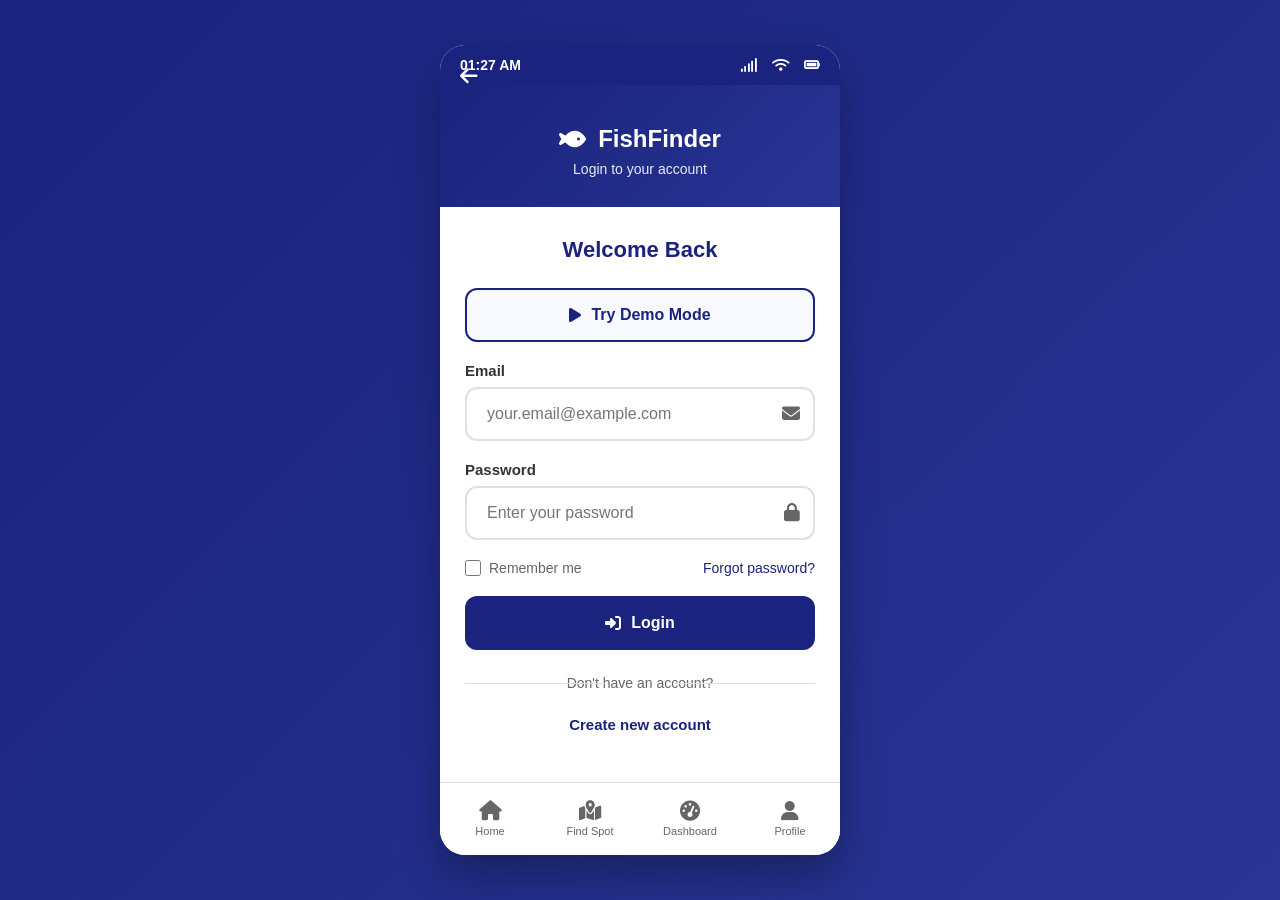
<file: fish_finder_ui/find-spot.html>
<!DOCTYPE html>
<html lang="en">
  <head>
    <meta charset="UTF-8" />
    <meta name="viewport" content="width=device-width, initial-scale=1.0" />
    <title>Find Spot - FishFinder</title>
    <link
      rel="stylesheet"
      href="https://cdnjs.cloudflare.com/ajax/libs/font-awesome/6.4.0/css/all.min.css"
    />
    <style>
      * {
        margin: 0;
        padding: 0;
        box-sizing: border-box;
        -webkit-tap-highlight-color: transparent;
        font-family: -apple-system, BlinkMacSystemFont, "Segoe UI", Roboto,
          sans-serif;
      }

      body {
        background: linear-gradient(135deg, #1a237e 0%, #283593 100%);
        height: 100vh;
        overflow: hidden;
        display: flex;
        justify-content: center;
        align-items: center;
        padding: 20px;
      }

      .mobile-container {
        width: 100%;
        max-width: 400px;
        height: 90vh;
        background: white;
        border-radius: 25px;
        overflow: hidden;
        box-shadow: 0 20px 40px rgba(0, 0, 0, 0.3);
        position: relative;
        display: flex;
        flex-direction: column;
      }

      .status-bar {
        background: #1a237e;
        color: white;
        padding: 12px 20px;
        display: flex;
        justify-content: space-between;
        align-items: center;
        font-size: 14px;
        font-weight: bold;
      }

      .findspot-header {
        background: linear-gradient(135deg, #1a237e 0%, #283593 100%);
        color: white;
        padding: 25px 20px;
        text-align: center;
        position: relative;
      }

      .back-btn {
        position: absolute;
        top: 20px;
        left: 20px;
        color: white;
        font-size: 20px;
        text-decoration: none;
        z-index: 10;
      }

      .header-title h1 {
        font-size: 24px;
        margin-bottom: 8px;
        display: flex;
        align-items: center;
        justify-content: center;
        gap: 12px;
      }

      .header-title p {
        opacity: 0.9;
        font-size: 14px;
      }

      .findspot-content {
        flex: 1;
        padding: 25px;
        overflow-y: auto;
        padding-bottom: 20px;
      }

      .main-button {
        background: #1a237e;
        color: white;
        border: none;
        padding: 20px;
        border-radius: 15px;
        font-size: 18px;
        font-weight: 600;
        width: 100%;
        display: flex;
        align-items: center;
        justify-content: center;
        gap: 15px;
        cursor: pointer;
        margin-bottom: 25px;
        transition: all 0.3s;
      }

      .main-button:active {
        transform: scale(0.98);
        background: #283593;
      }

      .loading-section {
        background: #f8f9ff;
        border-radius: 15px;
        padding: 20px;
        margin-bottom: 20px;
        text-align: center;
        display: none;
      }

      .loading-spinner {
        width: 40px;
        height: 40px;
        border: 3px solid #e0e0e0;
        border-top-color: #1a237e;
        border-radius: 50%;
        margin: 0 auto 15px;
        animation: spin 1s linear infinite;
      }

      .result-section {
        background: white;
        border: 2px solid #4caf50;
        border-radius: 15px;
        padding: 20px;
        margin-bottom: 20px;
        display: none;
      }

      .result-header {
        text-align: center;
        margin-bottom: 20px;
      }

      .result-title {
        font-size: 20px;
        font-weight: bold;
        color: #1a237e;
        margin-bottom: 10px;
      }

      .success-badge {
        background: #4caf50;
        color: white;
        padding: 8px 16px;
        border-radius: 20px;
        font-size: 18px;
        font-weight: bold;
        display: inline-block;
      }

      .result-details {
        margin: 20px 0;
      }

      .detail-row {
        display: flex;
        align-items: center;
        padding: 12px 0;
        border-bottom: 1px solid #f0f0f0;
      }

      .detail-row:last-child {
        border-bottom: none;
      }

      .detail-icon {
        width: 36px;
        height: 36px;
        background: #e8f5e9;
        border-radius: 50%;
        display: flex;
        align-items: center;
        justify-content: center;
        margin-right: 15px;
        color: #4caf50;
        font-size: 16px;
      }

      .detail-text h4 {
        margin: 0 0 4px;
        font-size: 15px;
        color: #333;
      }

      .detail-text p {
        margin: 0;
        font-size: 13px;
        color: #666;
      }

      .action-buttons {
        display: flex;
        gap: 15px;
        margin-top: 20px;
      }

      .action-btn {
        flex: 1;
        padding: 14px;
        border: none;
        border-radius: 10px;
        font-size: 15px;
        font-weight: 600;
        cursor: pointer;
        display: flex;
        align-items: center;
        justify-content: center;
        gap: 8px;
        transition: all 0.3s;
      }

      .btn-primary {
        background: #1a237e;
        color: white;
      }

      .btn-secondary {
        background: #f5f5f5;
        color: #333;
        border: 1px solid #e0e0e0;
      }

      .action-btn:active {
        transform: scale(0.98);
      }

      .recent-spots {
        margin-top: 25px;
      }

      .section-title {
        font-size: 17px;
        font-weight: 600;
        color: #1a237e;
        margin-bottom: 15px;
        display: flex;
        align-items: center;
        gap: 10px;
      }

      .spots-list {
        display: flex;
        flex-direction: column;
        gap: 12px;
      }

      .spot-item {
        background: white;
        border: 1px solid #e0e0e0;
        border-radius: 12px;
        padding: 15px;
        display: flex;
        align-items: center;
        gap: 15px;
        cursor: pointer;
        transition: all 0.3s;
      }

      .spot-item:active {
        transform: scale(0.98);
        border-color: #1a237e;
      }

      .spot-icon {
        width: 40px;
        height: 40px;
        background: #e3f2fd;
        border-radius: 50%;
        display: flex;
        align-items: center;
        justify-content: center;
        color: #1a237e;
        font-size: 18px;
      }

      .spot-content h4 {
        font-size: 15px;
        color: #333;
        margin-bottom: 4px;
      }

      .spot-content p {
        font-size: 13px;
        color: #666;
        margin-bottom: 4px;
      }

      .spot-rating {
        font-size: 12px;
        color: #ff9800;
      }

      .bottom-nav {
        position: absolute;
        bottom: 0;
        left: 0;
        right: 0;
        background: white;
        border-top: 1px solid #e0e0e0;
        display: flex;
        padding: 10px 0;
        z-index: 1000;
      }

      .nav-item {
        flex: 1;
        text-align: center;
        padding: 8px 5px;
        color: #666;
        text-decoration: none;
        font-size: 11px;
        font-weight: 500;
      }

      .nav-item.active {
        color: #1a237e;
        font-weight: 600;
      }

      .nav-icon {
        display: block;
        font-size: 20px;
        margin-bottom: 4px;
      }

      @keyframes spin {
        to {
          transform: rotate(360deg);
        }
      }

      @media (max-width: 400px) {
        .mobile-container {
          border-radius: 20px;
        }

        .findspot-content {
          padding: 20px;
        }

        .action-buttons {
          flex-direction: column;
        }
      }
    </style>
  </head>
  <body>
    <div class="mobile-container">
      <!-- Status Bar -->
      <div class="status-bar">
        <div id="currentTime">09:41</div>
        <div>
          <i class="fas fa-signal"></i>
          <i class="fas fa-wifi" style="margin: 0 10px"></i>
          <i class="fas fa-battery-full"></i>
        </div>
      </div>

      <!-- Back Button -->
      <a href="home.html" class="back-btn">
        <i class="fas fa-arrow-left"></i>
      </a>

      <!-- Find Spot Header -->
      <div class="findspot-header">
        <div class="header-title">
          <h1><i class="fas fa-map-marked-alt"></i> Find Spot</h1>
          <p>Discover fishing locations</p>
        </div>
      </div>

      <!-- Find Spot Content -->
      <div class="findspot-content">
        <!-- Main Find Button -->
        <button class="main-button" onclick="findSpot()">
          <i class="fas fa-search"></i>
          Find Fishing Spot
        </button>

        <!-- Loading Section -->
        <div class="loading-section" id="loadingSection">
          <div class="loading-spinner"></div>
          <p>Finding best fishing spots...</p>
          <p style="font-size: 13px; color: #666; margin-top: 8px">
            Checking weather and conditions
          </p>
        </div>

        <!-- Result Section -->
        <div class="result-section" id="resultSection">
          <div class="result-header">
            <div class="result-title">Recommended Spot</div>
            <div class="success-badge" id="successRate">85%</div>
          </div>

          <div class="result-details">
            <div class="detail-row">
              <div class="detail-icon">
                <i class="fas fa-map-marker-alt"></i>
              </div>
              <div class="detail-text">
                <h4 id="spotName">Barbaros Bay</h4>
                <p id="spotLocation">Marmaris • 12 km away</p>
              </div>
            </div>

            <div class="detail-row">
              <div class="detail-icon">
                <i class="fas fa-fish"></i>
              </div>
              <div class="detail-text">
                <h4>Fish Species</h4>
                <p id="fishSpecies">Sea Bass, Bream, Coral</p>
              </div>
            </div>

            <div class="detail-row">
              <div class="detail-icon">
                <i class="fas fa-clock"></i>
              </div>
              <div class="detail-text">
                <h4>Best Time</h4>
                <p id="bestTime">Morning 05:00-08:00</p>
              </div>
            </div>
          </div>

          <div class="action-buttons">
            <button class="action-btn btn-primary" onclick="viewOnMap()">
              <i class="fas fa-map"></i>
              View on Map
            </button>
            <button
              class="action-btn btn-secondary"
              onclick="saveToFavorites()"
            >
              <i class="fas fa-heart"></i>
              Save
            </button>
          </div>
        </div>

        <!-- Recent Spots -->
        <div class="recent-spots">
          <div class="section-title">
            <i class="fas fa-history"></i>
            Recent Spots
          </div>
          <div class="spots-list">
            <div class="spot-item" onclick="selectSpot('Kumluk Beach')">
              <div class="spot-icon">
                <i class="fas fa-umbrella-beach"></i>
              </div>
              <div class="spot-content">
                <h4>Kumluk Beach</h4>
                <p>3 km away • Good for beginners</p>
                <div class="spot-rating">
                  <i class="fas fa-star"></i>
                  <i class="fas fa-star"></i>
                  <i class="fas fa-star"></i>
                  <i class="fas fa-star"></i>
                  <i class="fas fa-star-half-alt"></i>
                </div>
              </div>
            </div>

            <div class="spot-item" onclick="selectSpot('Deep Water Point')">
              <div class="spot-icon">
                <i class="fas fa-water"></i>
              </div>
              <div class="spot-content">
                <h4>Deep Water Point</h4>
                <p>8 km away • Deep sea fishing</p>
                <div class="spot-rating">
                  <i class="fas fa-star"></i>
                  <i class="fas fa-star"></i>
                  <i class="fas fa-star"></i>
                  <i class="fas fa-star"></i>
                  <i class="far fa-star"></i>
                </div>
              </div>
            </div>

            <div class="spot-item" onclick="selectSpot('Rocky Cove')">
              <div class="spot-icon">
                <i class="fas fa-mountain"></i>
              </div>
              <div class="spot-content">
                <h4>Rocky Cove</h4>
                <p>15 km away • Advanced fishing</p>
                <div class="spot-rating">
                  <i class="fas fa-star"></i>
                  <i class="fas fa-star"></i>
                  <i class="fas fa-star"></i>
                  <i class="fas fa-star"></i>
                  <i class="fas fa-star"></i>
                </div>
              </div>
            </div>
          </div>
        </div>
      </div>

      <!-- Bottom Navigation -->
      <div class="bottom-nav">
        <a href="index.html" class="nav-item">
          <i class="fas fa-home nav-icon"></i>
          Home
        </a>
        <a href="home.html" class="nav-item">
          <i class="fas fa-tachometer-alt nav-icon"></i>
          Dashboard
        </a>
        <a href="find-spot.html" class="nav-item active">
          <i class="fas fa-map-marked-alt nav-icon"></i>
          Find Spot
        </a>
        <a href="profile.html" class="nav-item">
          <i class="fas fa-user nav-icon"></i>
          Profile
        </a>
      </div>
    </div>

    <script>
      // Update time
      function updateTime() {
        const now = new Date();
        const timeString = now.toLocaleTimeString("en-US", {
          hour: "2-digit",
          minute: "2-digit",
        });
        document.getElementById("currentTime").textContent = timeString;
      }

      updateTime();
      setInterval(updateTime, 60000);

      // Fishing spots data
      const fishingSpots = [
        {
          name: "Barbaros Bay",
          location: "Marmaris • 12 km away",
          successRate: 85,
          fishSpecies: "Sea Bass, Bream, Coral",
          bestTime: "Morning 05:00-08:00",
        },
        {
          name: "Kumluk Beach",
          location: "Marmaris • 3 km away",
          successRate: 75,
          fishSpecies: "Small fish, Shrimp",
          bestTime: "Afternoon 14:00-17:00",
        },
        {
          name: "Deep Water Point",
          location: "Open Sea • 8 km away",
          successRate: 90,
          fishSpecies: "Tuna, Mackerel, Swordfish",
          bestTime: "Dawn 04:00-06:00",
        },
        {
          name: "Rocky Cove",
          location: "Marmaris • 15 km away",
          successRate: 88,
          fishSpecies: "Grouper, Snapper",
          bestTime: "Evening 17:00-20:00",
        },
      ];

      // Find spot function
      function findSpot() {
        const button =
          event.currentTarget || document.querySelector(".main-button");
        const originalText = button.innerHTML;
        button.innerHTML =
          '<i class="fas fa-spinner fa-spin"></i> Searching...';
        button.disabled = true;

        // Show loading
        document.getElementById("loadingSection").style.display = "block";
        document.getElementById("resultSection").style.display = "none";

        setTimeout(() => {
          // Hide loading
          document.getElementById("loadingSection").style.display = "none";

          // Select random spot
          const randomIndex = Math.floor(Math.random() * fishingSpots.length);
          const spot = fishingSpots[randomIndex];

          // Update result display
          document.getElementById("spotName").textContent = spot.name;
          document.getElementById("spotLocation").textContent = spot.location;
          document.getElementById("successRate").textContent =
            spot.successRate + "%";
          document.getElementById("fishSpecies").textContent = spot.fishSpecies;
          document.getElementById("bestTime").textContent = spot.bestTime;

          // Show result
          document.getElementById("resultSection").style.display = "block";

          // Reset button
          button.innerHTML = originalText;
          button.disabled = false;

          // Save to localStorage
          localStorage.setItem("lastFoundSpot", spot.name);
          localStorage.setItem("spotSuccessRate", spot.successRate.toString());
          localStorage.setItem("spotLocation", spot.location);

          // Show success message
          showMessage(
            `Found: ${spot.name} (${spot.successRate}% success rate)`
          );
        }, 2000);
      }

      // View on map
      function viewOnMap() {
        const spotName = document.getElementById("spotName").textContent;
        const location = document.getElementById("spotLocation").textContent;

        // Store selected spot for map page
        localStorage.setItem("selectedSpot", spotName);
        localStorage.setItem("selectedLocation", location);

        alert(
          `Opening map with ${spotName} location...\n\nNavigating to map page.`
        );
        window.location.href = "map.html";
      }

      // Save to favorites
      function saveToFavorites() {
        const spotName = document.getElementById("spotName").textContent;
        const successRate = document.getElementById("successRate").textContent;
        const location = document.getElementById("spotLocation").textContent;

        let favorites = JSON.parse(
          localStorage.getItem("favoriteSpots") || "[]"
        );

        const spot = {
          name: spotName,
          successRate: successRate,
          location: location,
          savedAt: new Date().toISOString(),
        };

        const exists = favorites.some((fav) => fav.name === spot.name);

        if (!exists) {
          favorites.push(spot);
          localStorage.setItem("favoriteSpots", JSON.stringify(favorites));
          showMessage("✅ Spot saved to favorites!");
        } else {
          showMessage("⚠️ This spot is already in favorites.");
        }
      }

      // Select spot from recent
      function selectSpot(spotName) {
        const spot =
          fishingSpots.find((s) => s.name === spotName) || fishingSpots[0];

        // Update result display
        document.getElementById("spotName").textContent = spot.name;
        document.getElementById("spotLocation").textContent = spot.location;
        document.getElementById("successRate").textContent =
          spot.successRate + "%";
        document.getElementById("fishSpecies").textContent = spot.fishSpecies;
        document.getElementById("bestTime").textContent = spot.bestTime;

        // Show result section
        document.getElementById("loadingSection").style.display = "none";
        document.getElementById("resultSection").style.display = "block";

        // Save to localStorage
        localStorage.setItem("selectedSpot", spot.name);
        localStorage.setItem("spotSuccessRate", spot.successRate.toString());

        showMessage(
          `Selected: ${spot.name} (${spot.successRate}% success rate)`
        );
      }

      // Show message
      function showMessage(message) {
        alert(message);
      }

      // Initialize
      document.addEventListener("DOMContentLoaded", function () {
        // Check login
        if (localStorage.getItem("userLoggedIn") !== "true") {
          window.location.href = "login.html";
          return;
        }

        // Load user's fishing type for better recommendations
        const fisherType = localStorage.getItem("fisherType") || "hobbyist";
        console.log(`Find Spot for: ${fisherType}`);

        // Touch feedback
        const buttons = document.querySelectorAll(
          "button, .nav-item, .spot-item"
        );
        buttons.forEach((btn) => {
          btn.addEventListener("touchstart", function () {
            this.style.opacity = "0.7";
          });
          btn.addEventListener("touchend", function () {
            this.style.opacity = "1";
          });
        });

        // Check if there's a previously selected spot
        const lastSpot = localStorage.getItem("selectedSpot");
        if (lastSpot) {
          const spot = fishingSpots.find((s) => s.name === lastSpot);
          if (spot) {
            selectSpot(lastSpot);
          }
        }

        console.log("Find Spot page loaded successfully");
      });
    </script>
  </body>
</html>
</file>
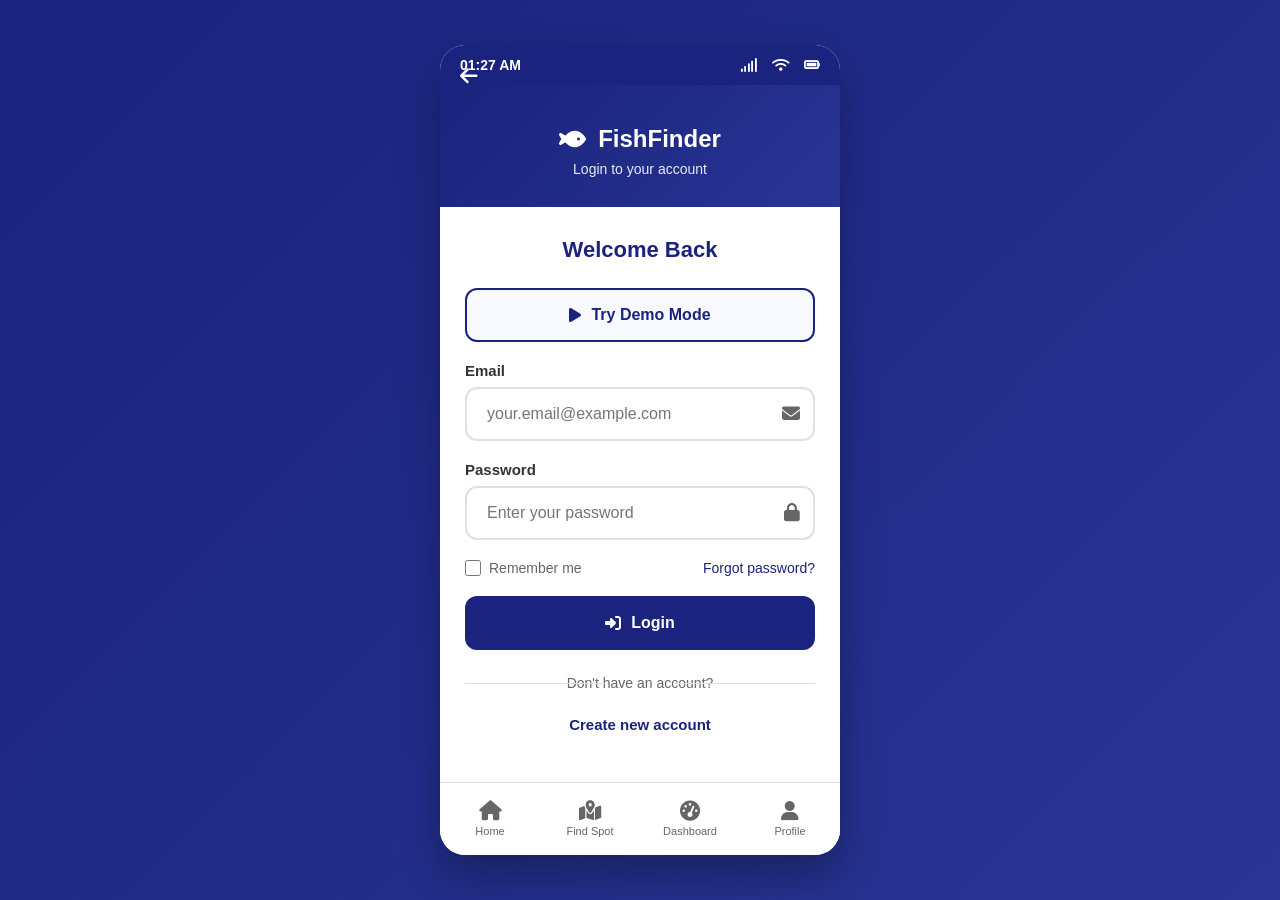
<file: fish_finder_ui/home.html>
<!DOCTYPE html>
<html lang="en">
  <head>
    <meta charset="UTF-8" />
    <meta
      name="viewport"
      content="width=device-width, initial-scale=1.0, maximum-scale=1.0, user-scalable=no"
    />
    <title>Home - FishFinder</title>
    <link
      rel="stylesheet"
      href="https://cdnjs.cloudflare.com/ajax/libs/font-awesome/6.4.0/css/all.min.css"
    />
    <style>
      * {
        margin: 0;
        padding: 0;
        box-sizing: border-box;
        -webkit-tap-highlight-color: transparent;
        font-family: -apple-system, BlinkMacSystemFont, "Segoe UI", Roboto,
          sans-serif;
      }

      body {
        background: linear-gradient(135deg, #1a237e 0%, #283593 100%);
        height: 100vh;
        overflow: hidden;
        display: flex;
        justify-content: center;
        align-items: center;
        padding: 20px;
      }

      .mobile-container {
        width: 100%;
        max-width: 400px;
        height: 90vh;
        background: white;
        border-radius: 25px;
        overflow: hidden;
        box-shadow: 0 20px 40px rgba(0, 0, 0, 0.3);
        position: relative;
        display: flex;
        flex-direction: column;
      }

      .status-bar {
        background: #1a237e;
        color: white;
        padding: 12px 20px;
        display: flex;
        justify-content: space-between;
        align-items: center;
        font-size: 14px;
        font-weight: bold;
      }

      .welcome-header {
        background: linear-gradient(135deg, #1a237e 0%, #283593 100%);
        color: white;
        padding: 30px 20px;
        position: relative;
      }

      .welcome-header h1 {
        font-size: 28px;
        margin-bottom: 5px;
        font-weight: 700;
      }

      .welcome-header p {
        opacity: 0.9;
        font-size: 16px;
        font-weight: 400;
      }

      .weather-info {
        background: rgba(255, 255, 255, 0.1);
        border-radius: 12px;
        padding: 12px 15px;
        margin-top: 20px;
        display: flex;
        align-items: center;
        justify-content: space-between;
        backdrop-filter: blur(10px);
        border: 1px solid rgba(255, 255, 255, 0.2);
      }

      .weather-left {
        display: flex;
        align-items: center;
        gap: 12px;
      }

      .weather-icon {
        font-size: 28px;
        color: #ffeb3b;
      }

      .weather-details h4 {
        font-size: 14px;
        margin-bottom: 3px;
      }

      .weather-details p {
        font-size: 12px;
        opacity: 0.8;
      }

      .weather-temp {
        font-size: 24px;
        font-weight: 700;
      }

      .main-content {
        flex: 1;
        padding: 25px;
        overflow-y: auto;
        padding-bottom: 80px;
      }

      .section-title {
        font-size: 18px;
        font-weight: 600;
        color: #1a237e;
        margin-bottom: 20px;
        display: flex;
        align-items: center;
        gap: 10px;
      }

      /* YENİ MODERN BUTON TASARIMI */
      .quick-access-grid {
        display: grid;
        grid-template-columns: repeat(2, 1fr);
        gap: 15px;
        margin-bottom: 30px;
      }

      .access-card {
        background: white;
        border-radius: 18px;
        padding: 20px;
        cursor: pointer;
        transition: all 0.3s ease;
        border: 1px solid #e0e0e0;
        text-align: center;
        box-shadow: 0 4px 12px rgba(0, 0, 0, 0.05);
        display: flex;
        flex-direction: column;
        align-items: center;
        min-height: 140px;
      }

      .access-card:hover {
        transform: translateY(-5px);
        box-shadow: 0 8px 20px rgba(0, 0, 0, 0.1);
        border-color: #1a237e;
      }

      .access-card:active {
        transform: translateY(-2px);
      }

      .card-icon {
        width: 50px;
        height: 50px;
        border-radius: 50%;
        display: flex;
        align-items: center;
        justify-content: center;
        margin-bottom: 15px;
        font-size: 22px;
      }

      .access-card:nth-child(1) .card-icon {
        background: linear-gradient(135deg, #4caf50 0%, #8bc34a 100%);
        color: white;
      }

      .access-card:nth-child(2) .card-icon {
        background: linear-gradient(135deg, #2196f3 0%, #21cbf3 100%);
        color: white;
      }

      .access-card:nth-child(3) .card-icon {
        background: linear-gradient(135deg, #ff9800 0%, #ffb74d 100%);
        color: white;
      }

      .card-title {
        font-size: 15px;
        font-weight: 600;
        color: #1a237e;
        margin-bottom: 8px;
      }

      .card-description {
        font-size: 12px;
        color: #666;
        line-height: 1.4;
      }

      /* YAKINDAKİ SPOTLAR */
      .spots-section {
        margin-top: 25px;
      }

      .spot-item {
        display: flex;
        align-items: center;
        padding: 15px;
        background: #f8f9ff;
        border-radius: 12px;
        margin-bottom: 10px;
        cursor: pointer;
        transition: all 0.3s;
        border: 1px solid #e0e0e0;
      }

      .spot-item:hover {
        border-color: #1a237e;
        background: #f0f3ff;
      }

      .spot-icon {
        width: 40px;
        height: 40px;
        background: #e3f2fd;
        border-radius: 50%;
        display: flex;
        align-items: center;
        justify-content: center;
        color: #1a237e;
        font-size: 16px;
        margin-right: 15px;
        flex-shrink: 0;
      }

      .spot-info {
        flex: 1;
      }

      .spot-name {
        font-size: 15px;
        font-weight: 600;
        color: #333;
        margin-bottom: 3px;
      }

      .spot-details {
        font-size: 12px;
        color: #666;
      }

      .spot-distance {
        font-size: 12px;
        color: #4caf50;
        font-weight: 600;
      }

      /* BOTTOM NAV - GÜNCELLENMİŞ */
      .bottom-nav {
        position: absolute;
        bottom: 0;
        left: 0;
        right: 0;
        background: white;
        border-top: 1px solid #e0e0e0;
        display: flex;
        padding: 12px 0;
        z-index: 1000;
        border-bottom-left-radius: 25px;
        border-bottom-right-radius: 25px;
      }

      .nav-item {
        flex: 1;
        text-align: center;
        padding: 8px 5px;
        color: #666;
        text-decoration: none;
        font-size: 12px;
        font-weight: 500;
        transition: all 0.3s;
      }

      .nav-item:hover {
        color: #1a237e;
      }

      .nav-item.active {
        color: #1a237e;
        font-weight: 600;
      }

      .nav-icon {
        display: block;
        font-size: 22px;
        margin-bottom: 6px;
        transition: all 0.3s;
      }

      .nav-item:hover .nav-icon {
        transform: translateY(-2px);
      }

      /* USER AVATAR */
      .user-avatar {
        position: absolute;
        top: 25px;
        right: 20px;
        width: 40px;
        height: 40px;
        background: linear-gradient(135deg, #ff9800 0%, #ffb74d 100%);
        border-radius: 50%;
        display: flex;
        align-items: center;
        justify-content: center;
        color: white;
        font-size: 18px;
        cursor: pointer;
        border: 2px solid rgba(255, 255, 255, 0.3);
      }

      @media (max-width: 400px) {
        .mobile-container {
          border-radius: 20px;
          height: 85vh;
        }

        .quick-access-grid {
          grid-template-columns: 1fr; /* Tek sütuna dönüştü */
          gap: 12px;
        }

        .access-card {
          padding: 15px;
          min-height: 120px;
        }

        .card-icon {
          width: 45px;
          height: 45px;
          font-size: 20px;
        }

        .welcome-header h1 {
          font-size: 24px;
        }

        .welcome-header p {
          font-size: 14px;
        }
      }
    </style>
  </head>
  <body>
    <div class="mobile-container">
      <!-- Status Bar -->
      <div class="status-bar">
        <div id="currentTime">09:41</div>
        <div>
          <i class="fas fa-signal"></i>
          <i class="fas fa-wifi" style="margin: 0 10px"></i>
          <i class="fas fa-battery-full"></i>
        </div>
      </div>

      <!-- Welcome Header -->
      <div class="welcome-header">
        <h1 id="welcomeMessage">Hello, Guest</h1>
        <p>Ready to go fishing today?</p>

        <!-- User Avatar -->
        <div class="user-avatar" onclick="window.location.href='profile.html'">
          <i class="fas fa-user"></i>
        </div>

        <!-- Weather Info -->
        <div class="weather-info">
          <div class="weather-left">
            <i class="fas fa-sun weather-icon"></i>
            <div class="weather-details">
              <h4>Perfect Fishing</h4>
              <p>Sunny, Light Wind</p>
            </div>
          </div>
          <div class="weather-temp">18°C</div>
        </div>
      </div>

      <!-- Main Content -->
      <div class="main-content">
        <!-- Quick Access Section -->
        <div class="section-title">
          <i class="fas fa-bolt"></i>
          Quick Access
        </div>

        <div class="quick-access-grid">
          <!-- Find Best Spot -->
          <div
            class="access-card"
            onclick="window.location.href='find-spot.html'"
          >
            <div class="card-icon">
              <i class="fas fa-map-marker-alt"></i>
            </div>
            <div class="card-title">Find Best Spot</div>
            <div class="card-description">
              AI-powered spot with highest success rate
            </div>
          </div>

          <!-- Log Catch -->
          <div class="access-card" onclick="window.location.href='catch.html'">
            <div class="card-icon">
              <i class="fas fa-fish"></i>
            </div>
            <div class="card-title">Log Catch</div>
            <div class="card-description">Record your fishing catch</div>
          </div>

          <!-- Safety -->
          <div
            class="access-card"
            onclick="window.location.href='emergency.html'"
          >
            <div class="card-icon">
              <i class="fas fa-shield-alt"></i>
            </div>
            <div class="card-title">Safety</div>
            <div class="card-description">Emergency and safety information</div>
          </div>
        </div>

        <!-- Nearby Spots Section -->
        <div class="section-title">
          <i class="fas fa-water"></i>
          Nearby Fishing Spots
        </div>

        <div class="spots-section">
          <div class="spot-item" onclick="selectSpot('Barbaros Bay')">
            <div class="spot-icon">
              <i class="fas fa-anchor"></i>
            </div>
            <div class="spot-info">
              <div class="spot-name">Barbaros Bay</div>
              <div class="spot-details">Sea Bass • Gilt-head Bream</div>
            </div>
            <div class="spot-distance">3.2 km</div>
          </div>

          <div class="spot-item" onclick="selectSpot('Sandy Beach')">
            <div class="spot-icon">
              <i class="fas fa-umbrella-beach"></i>
            </div>
            <div class="spot-info">
              <div class="spot-name">Sandy Beach</div>
              <div class="spot-details">Black Bream • Horse Mackerel</div>
            </div>
            <div class="spot-distance">5.1 km</div>
          </div>

          <div class="spot-item" onclick="selectSpot('Deep Blue Point')">
            <div class="spot-icon">
              <i class="fas fa-water"></i>
            </div>
            <div class="spot-info">
              <div class="spot-name">Deep Blue Point</div>
              <div class="spot-details">Bluefish • Tuna</div>
            </div>
            <div class="spot-distance">8.7 km</div>
          </div>
        </div>

        <!-- Recommendation Button -->
        <button
          onclick="window.location.href='recommendation.html'"
          style="
            background: linear-gradient(135deg, #1a237e 0%, #283593 100%);
            color: white;
            border: none;
            padding: 16px;
            border-radius: 15px;
            font-size: 15px;
            font-weight: 600;
            width: 100%;
            cursor: pointer;
            display: flex;
            align-items: center;
            justify-content: center;
            gap: 12px;
            margin-top: 25px;
            box-shadow: 0 6px 20px rgba(26, 35, 126, 0.2);
            transition: all 0.3s;
          "
        >
          <i class="fas fa-magic"></i>
          Get AI Fishing Recommendations
        </button>
      </div>

      <!-- Bottom Navigation -->
      <div class="bottom-nav">
        <a href="home.html" class="nav-item active">
          <i class="fas fa-home nav-icon"></i>
          Home
        </a>
        <a href="find-spot.html" class="nav-item">
          <i class="fas fa-map-marked-alt nav-icon"></i>
          Find Spot
        </a>
        <a href="map.html" class="nav-item">
          <i class="fas fa-map nav-icon"></i>
          Map
        </a>
        <a href="profile.html" class="nav-item">
          <i class="fas fa-user nav-icon"></i>
          Profile
        </a>
      </div>
    </div>

    <script>
      // Update time
      function updateTime() {
        const now = new Date();
        const timeString = now.toLocaleTimeString("en-US", {
          hour: "2-digit",
          minute: "2-digit",
        });
        document.getElementById("currentTime").textContent = timeString;
      }

      updateTime();
      setInterval(updateTime, 60000);

      // Set welcome message based on user
      function setWelcomeMessage() {
        const userName = localStorage.getItem("userName");
        const userEmail = localStorage.getItem("userEmail");
        const welcomeElement = document.getElementById("welcomeMessage");

        if (userName && userName !== "Loading...") {
          welcomeElement.textContent = `Hello, ${userName}`;
        } else if (userEmail) {
          const nameFromEmail = userEmail.split("@")[0];
          welcomeElement.textContent = `Hello, ${nameFromEmail}`;
        } else {
          welcomeElement.textContent = "Hello, Guest";
        }
      }

      // Select spot function
      function selectSpot(spotName) {
        localStorage.setItem("selectedSpot", spotName);
        alert(`"${spotName}" selected. Redirecting...`);
        setTimeout(() => {
          window.location.href = "map.html";
        }, 800);
      }

      // Touch feedback
      function addTouchFeedback() {
        const cards = document.querySelectorAll(
          ".access-card, .spot-item, button"
        );
        cards.forEach((card) => {
          card.addEventListener("touchstart", function () {
            this.style.opacity = "0.8";
            this.style.transform = "scale(0.98)";
          });

          card.addEventListener("touchend", function () {
            this.style.opacity = "1";
            this.style.transform = "scale(1)";
          });
        });

        const navItems = document.querySelectorAll(".nav-item");
        navItems.forEach((item) => {
          item.addEventListener("touchstart", function () {
            this.style.opacity = "0.7";
          });
          item.addEventListener("touchend", function () {
            this.style.opacity = "1";
          });
        });
      }

      // Initialize
      document.addEventListener("DOMContentLoaded", function () {
        // Check login
        if (localStorage.getItem("userLoggedIn") !== "true") {
          window.location.href = "login.html";
          return;
        }

        setWelcomeMessage();
        addTouchFeedback();

        // Update weather based on time
        const now = new Date();
        const hour = now.getHours();
        const weatherIcon = document.querySelector(".weather-icon");
        const weatherText = document.querySelector(".weather-details h4");

        if (hour >= 6 && hour < 18) {
          weatherIcon.className = "fas fa-sun weather-icon";
          weatherIcon.style.color = "#ff9800";
        } else {
          weatherIcon.className = "fas fa-moon weather-icon";
          weatherIcon.style.color = "#9c27b0";
        }

        console.log("Home page loaded - Create Route removed");
      });
    </script>
  </body>
</html>
</file>
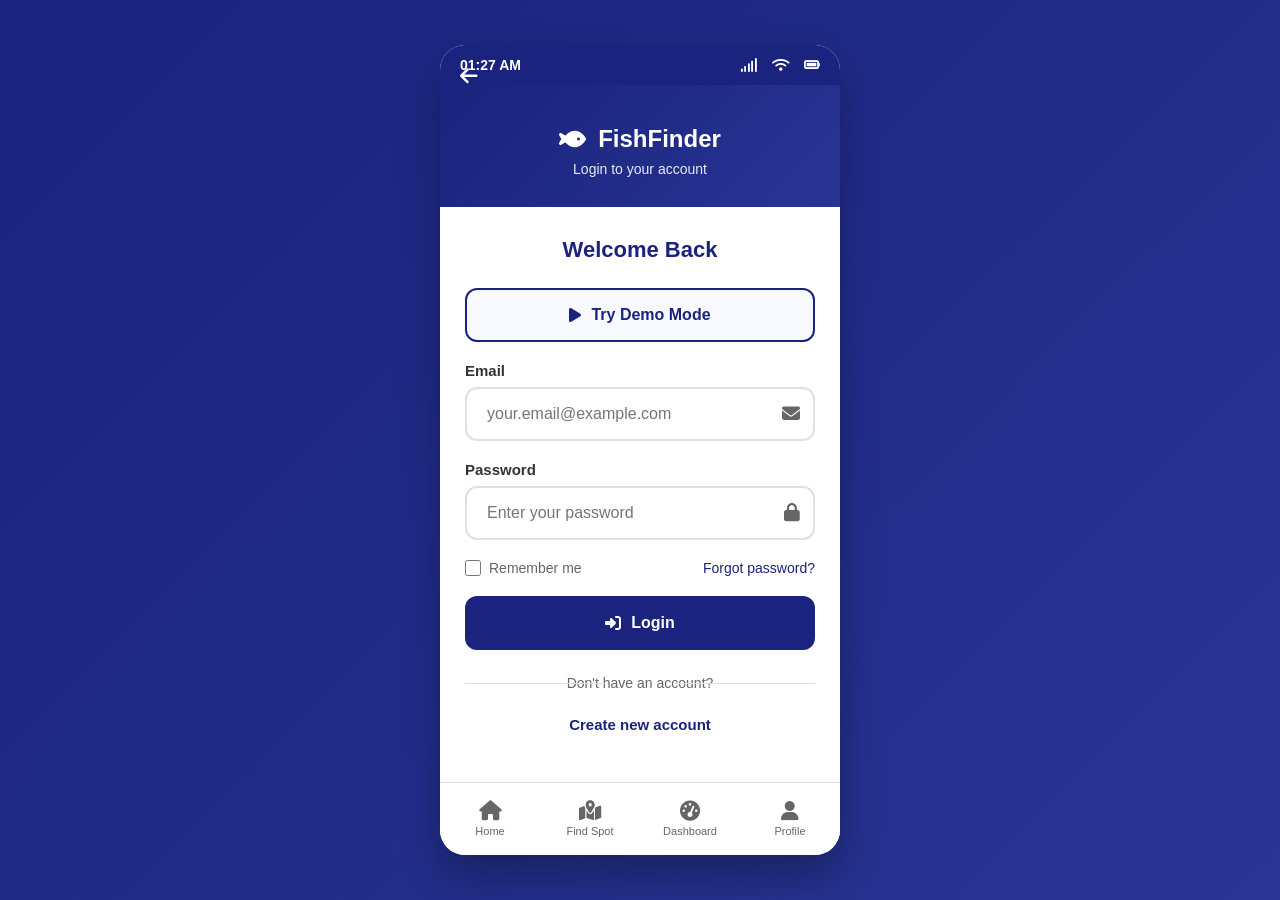
<file: fish_finder_ui/login.html>
<!DOCTYPE html>
<html lang="en">
  <head>
    <meta charset="UTF-8" />
    <meta name="viewport" content="width=device-width, initial-scale=1.0" />
    <title>Login - FishFinder</title>
    <link
      rel="stylesheet"
      href="https://cdnjs.cloudflare.com/ajax/libs/font-awesome/6.4.0/css/all.min.css"
    />
    <style>
      * {
        margin: 0;
        padding: 0;
        box-sizing: border-box;
        -webkit-tap-highlight-color: transparent;
        font-family: -apple-system, BlinkMacSystemFont, "Segoe UI", Roboto,
          sans-serif;
      }

      body {
        background: linear-gradient(135deg, #1a237e 0%, #283593 100%);
        height: 100vh;
        overflow: hidden;
        display: flex;
        justify-content: center;
        align-items: center;
        padding: 20px;
      }

      .mobile-container {
        width: 100%;
        max-width: 400px;
        height: 90vh;
        background: white;
        border-radius: 25px;
        overflow: hidden;
        box-shadow: 0 20px 40px rgba(0, 0, 0, 0.3);
        position: relative;
        display: flex;
        flex-direction: column;
      }

      .status-bar {
        background: #1a237e;
        color: white;
        padding: 12px 20px;
        display: flex;
        justify-content: space-between;
        align-items: center;
        font-size: 14px;
        font-weight: bold;
      }

      .back-btn {
        position: absolute;
        top: 20px;
        left: 20px;
        color: white;
        font-size: 20px;
        text-decoration: none;
        z-index: 10;
      }

      .login-header {
        background: linear-gradient(135deg, #1a237e 0%, #283593 100%);
        color: white;
        padding: 40px 20px 30px;
        text-align: center;
      }

      .login-header h1 {
        font-size: 24px;
        margin-bottom: 8px;
        display: flex;
        align-items: center;
        justify-content: center;
        gap: 12px;
      }

      .login-header p {
        opacity: 0.9;
        font-size: 14px;
      }

      .login-content {
        flex: 1;
        padding: 30px 25px;
        overflow-y: auto;
      }

      .form-title {
        font-size: 22px;
        font-weight: bold;
        color: #1a237e;
        margin-bottom: 25px;
        text-align: center;
      }

      .form-group {
        margin-bottom: 20px;
      }

      .form-label {
        display: block;
        margin-bottom: 8px;
        font-weight: 600;
        color: #333;
        font-size: 15px;
      }

      .input-with-icon {
        position: relative;
      }

      .form-input {
        width: 100%;
        padding: 16px 45px 16px 20px;
        border: 2px solid #e0e0e0;
        border-radius: 12px;
        font-size: 16px;
        transition: all 0.3s;
      }

      .form-input:focus {
        outline: none;
        border-color: #1a237e;
      }

      .input-icon {
        position: absolute;
        right: 15px;
        top: 50%;
        transform: translateY(-50%);
        color: #666;
        font-size: 18px;
      }

      .remember-forgot {
        display: flex;
        justify-content: space-between;
        align-items: center;
        margin: 20px 0;
      }

      .remember {
        display: flex;
        align-items: center;
        gap: 8px;
        color: #666;
        font-size: 14px;
      }

      .forgot-link {
        color: #1a237e;
        text-decoration: none;
        font-size: 14px;
        font-weight: 500;
      }

      .login-button {
        background: #1a237e;
        color: white;
        border: none;
        padding: 18px;
        border-radius: 12px;
        font-size: 16px;
        font-weight: 600;
        width: 100%;
        display: flex;
        align-items: center;
        justify-content: center;
        gap: 10px;
        cursor: pointer;
        margin-top: 10px;
        transition: all 0.3s;
      }

      .login-button:active {
        transform: scale(0.98);
        background: #283593;
      }

      .demo-button {
        background: #f8f9ff;
        color: #1a237e;
        border: 2px solid #1a237e;
        padding: 16px;
        border-radius: 12px;
        font-size: 16px;
        font-weight: 600;
        width: 100%;
        display: flex;
        align-items: center;
        justify-content: center;
        gap: 10px;
        cursor: pointer;
        margin-bottom: 20px;
        transition: all 0.3s;
      }

      .demo-button:active {
        transform: scale(0.98);
        background: #e8eaf6;
      }

      .divider {
        text-align: center;
        margin: 25px 0;
        position: relative;
        color: #666;
        font-size: 14px;
      }

      .divider::before {
        content: "";
        position: absolute;
        left: 0;
        top: 50%;
        width: 40%;
        height: 1px;
        background: #e0e0e0;
      }

      .divider::after {
        content: "";
        position: absolute;
        right: 0;
        top: 50%;
        width: 40%;
        height: 1px;
        background: #e0e0e0;
      }

      .register-link {
        text-align: center;
        margin-top: 25px;
        color: #666;
        font-size: 15px;
      }

      .register-link a {
        color: #1a237e;
        text-decoration: none;
        font-weight: 600;
      }

      .bottom-nav {
        position: absolute;
        bottom: 0;
        left: 0;
        right: 0;
        background: white;
        border-top: 1px solid #e0e0e0;
        display: flex;
        padding: 10px 0;
        z-index: 1000;
      }

      .nav-item {
        flex: 1;
        text-align: center;
        padding: 8px 5px;
        color: #666;
        text-decoration: none;
        font-size: 11px;
        font-weight: 500;
      }

      .nav-item.active {
        color: #1a237e;
        font-weight: 600;
      }

      .nav-icon {
        display: block;
        font-size: 20px;
        margin-bottom: 4px;
      }

      @media (max-width: 400px) {
        .mobile-container {
          border-radius: 20px;
        }

        .login-content {
          padding: 20px;
        }
      }
    </style>
  </head>
  <body>
    <div class="mobile-container">
      <!-- Status Bar -->
      <div class="status-bar">
        <div id="currentTime">09:41</div>
        <div>
          <i class="fas fa-signal"></i>
          <i class="fas fa-wifi" style="margin: 0 10px"></i>
          <i class="fas fa-battery-full"></i>
        </div>
      </div>

      <!-- Back Button -->
      <a href="index.html" class="back-btn">
        <i class="fas fa-arrow-left"></i>
      </a>

      <!-- Login Header -->
      <div class="login-header">
        <h1><i class="fas fa-fish"></i> FishFinder</h1>
        <p>Login to your account</p>
      </div>

      <!-- Login Content -->
      <div class="login-content">
        <div class="form-title">Welcome Back</div>

        <!-- Demo Button -->
        <button class="demo-button" onclick="enterDemoMode()">
          <i class="fas fa-play"></i>
          Try Demo Mode
        </button>

        <!-- Email Input -->
        <div class="form-group">
          <label class="form-label">Email</label>
          <div class="input-with-icon">
            <input
              type="email"
              class="form-input"
              id="email"
              placeholder="your.email@example.com"
            />
            <i class="fas fa-envelope input-icon"></i>
          </div>
        </div>

        <!-- Password Input -->
        <div class="form-group">
          <label class="form-label">Password</label>
          <div class="input-with-icon">
            <input
              type="password"
              class="form-input"
              id="password"
              placeholder="Enter your password"
            />
            <i class="fas fa-lock input-icon"></i>
          </div>
        </div>

        <!-- Remember & Forgot -->
        <div class="remember-forgot">
          <label class="remember">
            <input type="checkbox" style="width: 16px; height: 16px" />
            Remember me
          </label>
          <a href="#" class="forgot-link" onclick="forgotPassword()">
            Forgot password?
          </a>
        </div>

        <!-- Login Button -->
        <button class="login-button" onclick="handleLogin()">
          <i class="fas fa-sign-in-alt"></i>
          Login
        </button>

        <!-- Divider -->
        <div class="divider">Don't have an account?</div>

        <!-- Register Link -->
        <div class="register-link">
          <a href="register.html">Create new account</a>
        </div>
      </div>

      <!-- Bottom Navigation -->
      <div class="bottom-nav">
        <a href="index.html" class="nav-item">
          <i class="fas fa-home nav-icon"></i>
          Home
        </a>
        <a href="find-spot.html" class="nav-item">
          <i class="fas fa-map-marked-alt nav-icon"></i>
          Find Spot
        </a>
        <a href="home.html" class="nav-item">
          <i class="fas fa-tachometer-alt nav-icon"></i>
          Dashboard
        </a>
        <a href="profile.html" class="nav-item">
          <i class="fas fa-user nav-icon"></i>
          Profile
        </a>
      </div>
    </div>

    <script>
      // Update time
      function updateTime() {
        const now = new Date();
        const timeString = now.toLocaleTimeString("en-US", {
          hour: "2-digit",
          minute: "2-digit",
        });
        document.getElementById("currentTime").textContent = timeString;
      }

      updateTime();
      setInterval(updateTime, 60000);

      // Demo Mode
      function enterDemoMode() {
        const button = event.currentTarget;
        const originalText = button.innerHTML;
        button.innerHTML = '<i class="fas fa-spinner fa-spin"></i> Loading...';
        button.disabled = true;

        setTimeout(() => {
          // Store login status
          localStorage.setItem("userLoggedIn", "true");
          localStorage.setItem("isDemo", "true");
          localStorage.setItem("userEmail", "demo@fishfinder.com");
          localStorage.setItem("userName", "Demo User");
          localStorage.setItem("userRole", "demo");

          // Store demo user data
          const demoData = {
            fullName: "Demo User",
            email: "demo@fishfinder.com",
            role: "demo",
            joined: new Date().toISOString(),
            preferences: {
              fishingType: "all",
              notifications: true,
              theme: "default",
            },
          };
          localStorage.setItem("userData", JSON.stringify(demoData));

          button.innerHTML = originalText;
          button.disabled = false;

          alert("Demo mode activated! Redirecting to dashboard...");
          window.location.href = "home.html";
        }, 800);
      }

      // Login Function
      function handleLogin() {
        const email = document.getElementById("email").value.trim();
        const password = document.getElementById("password").value.trim();

        // Basic validation
        if (!email || !password) {
          alert("Please enter email and password");
          return;
        }

        if (!email.includes("@") || !email.includes(".")) {
          alert("Please enter a valid email address");
          return;
        }

        const button = document.querySelector(".login-button");
        const originalText = button.innerHTML;
        button.innerHTML =
          '<i class="fas fa-spinner fa-spin"></i> Signing in...';
        button.disabled = true;

        setTimeout(() => {
          // Store login status
          localStorage.setItem("userLoggedIn", "true");
          localStorage.setItem("userEmail", email);
          localStorage.setItem("userName", email.split("@")[0]);
          localStorage.setItem("userRole", "user");

          // Store user data
          const userData = {
            fullName: email.split("@")[0],
            email: email,
            role: "user",
            joined: new Date().toISOString(),
            preferences: {
              fishingType: "sea",
              notifications: true,
              theme: "default",
            },
          };
          localStorage.setItem("userData", JSON.stringify(userData));

          button.innerHTML = originalText;
          button.disabled = false;

          alert("Login successful! Welcome to FishFinder.");
          window.location.href = "home.html";
        }, 1200);
      }

      // Forgot Password
      function forgotPassword() {
        const email = prompt("Enter your email to reset password:");
        if (email && email.includes("@")) {
          alert(
            "Password reset link has been sent to " +
              email +
              "\n\nCheck your email inbox."
          );
        }
      }

      // Enter key support
      document.addEventListener("keypress", function (e) {
        if (e.key === "Enter") {
          handleLogin();
        }
      });

      // Initialize
      document.addEventListener("DOMContentLoaded", function () {
        // Check if already logged in
        if (localStorage.getItem("userLoggedIn") === "true") {
          window.location.href = "home.html";
        }

        // Touch feedback
        const buttons = document.querySelectorAll("button, .nav-item");
        buttons.forEach((btn) => {
          btn.addEventListener("touchstart", function () {
            this.style.opacity = "0.7";
          });
          btn.addEventListener("touchend", function () {
            this.style.opacity = "1";
          });
        });

        // Clear any previous demo/guest data
        localStorage.removeItem("touristMode");
        localStorage.removeItem("isTourist");
        localStorage.removeItem("isGuest");
        localStorage.removeItem("guestLogin");

        console.log("Login page loaded successfully");
      });
    </script>
  </body>
</html>
</file>
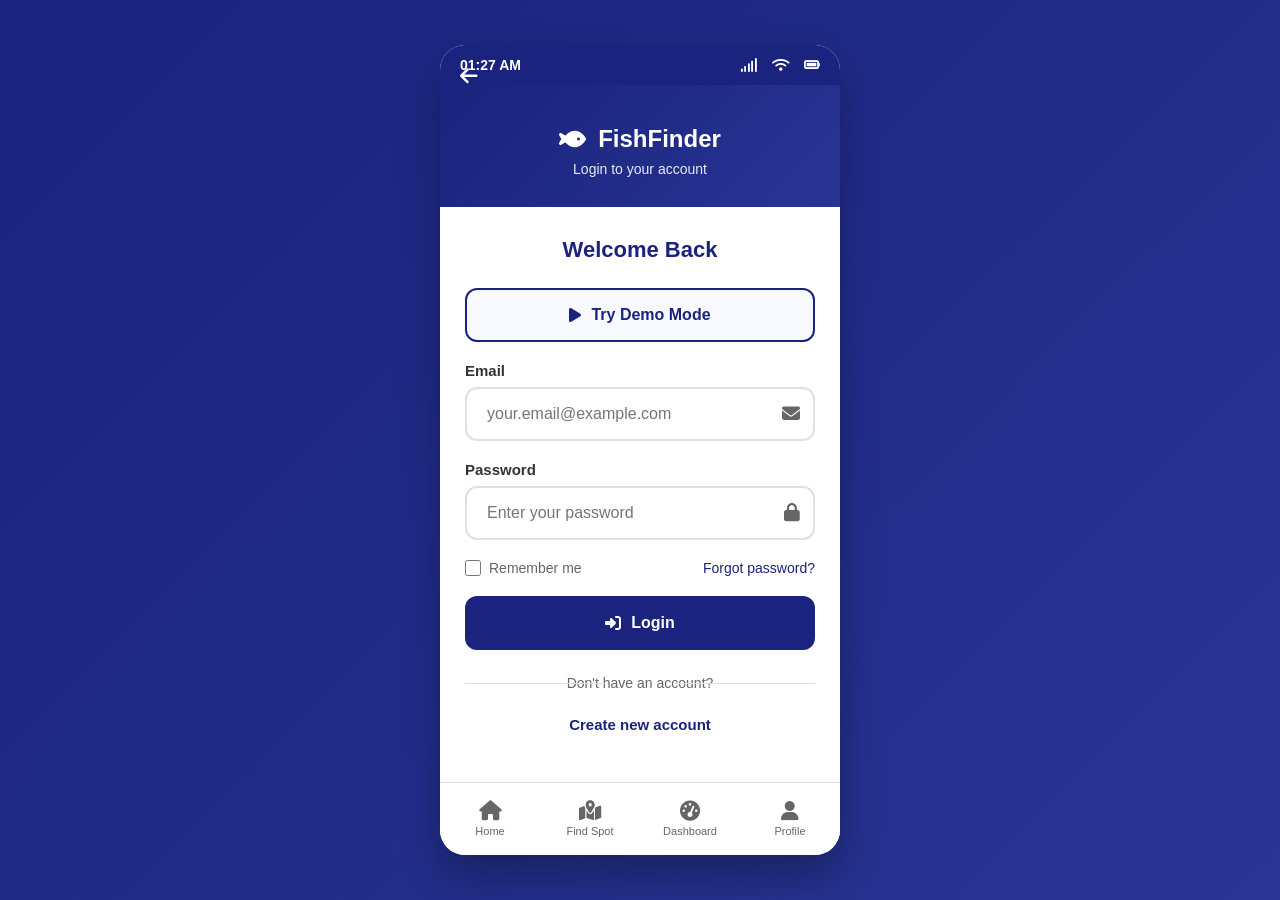
<file: fish_finder_ui/map.html>
<!DOCTYPE html>
<html lang="en">
  <head>
    <meta charset="UTF-8" />
    <meta name="viewport" content="width=device-width, initial-scale=1.0" />
    <title>Map - FishFinder</title>
    <link
      rel="stylesheet"
      href="https://cdnjs.cloudflare.com/ajax/libs/font-awesome/6.4.0/css/all.min.css"
    />
    <style>
      * {
        margin: 0;
        padding: 0;
        box-sizing: border-box;
        -webkit-tap-highlight-color: transparent;
        font-family: -apple-system, BlinkMacSystemFont, "Segoe UI", Roboto,
          sans-serif;
      }

      body {
        background: linear-gradient(135deg, #1a237e 0%, #283593 100%);
        height: 100vh;
        overflow: hidden;
        display: flex;
        justify-content: center;
        align-items: center;
        padding: 20px;
      }

      .mobile-container {
        width: 100%;
        max-width: 400px;
        height: 90vh;
        background: white;
        border-radius: 25px;
        overflow: hidden;
        box-shadow: 0 20px 40px rgba(0, 0, 0, 0.3);
        position: relative;
        display: flex;
        flex-direction: column;
      }

      .status-bar {
        background: #1a237e;
        color: white;
        padding: 12px 20px;
        display: flex;
        justify-content: space-between;
        align-items: center;
        font-size: 14px;
        font-weight: bold;
      }

      .map-header {
        background: linear-gradient(135deg, #1a237e 0%, #283593 100%);
        color: white;
        padding: 25px 20px;
        position: relative;
      }

      .back-btn {
        position: absolute;
        top: 20px;
        left: 20px;
        color: white;
        font-size: 20px;
        text-decoration: none;
        z-index: 10;
      }

      .header-title {
        text-align: center;
      }

      .header-title h1 {
        font-size: 24px;
        margin-bottom: 8px;
        display: flex;
        align-items: center;
        justify-content: center;
        gap: 12px;
      }

      .header-title p {
        opacity: 0.9;
        font-size: 14px;
      }

      .map-content {
        flex: 1;
        padding: 20px;
        overflow-y: auto;
      }

      .map-image {
        height: 200px;
        background: linear-gradient(135deg, #2196f3 0%, #21cbf3 100%);
        border-radius: 15px;
        display: flex;
        align-items: center;
        justify-content: center;
        color: white;
        margin-bottom: 20px;
        position: relative;
      }

      .map-overlay {
        text-align: center;
        padding: 20px;
      }

      .map-overlay i {
        font-size: 50px;
        margin-bottom: 15px;
        opacity: 0.8;
      }

      .map-overlay h3 {
        font-size: 18px;
        margin-bottom: 8px;
      }

      .map-overlay p {
        font-size: 13px;
        opacity: 0.9;
      }

      .location-info {
        background: #f8f9ff;
        border-radius: 15px;
        padding: 20px;
        margin-bottom: 20px;
      }

      .info-row {
        display: flex;
        justify-content: space-between;
        align-items: center;
        margin-bottom: 15px;
      }

      .info-label {
        font-size: 15px;
        font-weight: 600;
        color: #333;
        display: flex;
        align-items: center;
        gap: 8px;
      }

      .info-value {
        font-size: 15px;
        color: #1a237e;
        font-weight: 600;
        display: flex;
        align-items: center;
        gap: 8px;
      }

      .directions-btn {
        background: #1a237e;
        color: white;
        border: none;
        padding: 16px;
        border-radius: 12px;
        font-size: 16px;
        font-weight: 600;
        width: 100%;
        display: flex;
        align-items: center;
        justify-content: center;
        gap: 12px;
        cursor: pointer;
        margin-top: 15px;
        transition: all 0.3s;
      }

      .directions-btn:active {
        transform: scale(0.98);
        background: #283593;
      }

      .nearby-spots {
        margin-bottom: 20px;
      }

      .section-title {
        font-size: 17px;
        font-weight: 600;
        color: #1a237e;
        margin-bottom: 15px;
        display: flex;
        align-items: center;
        gap: 10px;
      }

      .spots-grid {
        display: grid;
        grid-template-columns: repeat(2, 1fr);
        gap: 15px;
      }

      .spot-card {
        background: white;
        border: 1px solid #e0e0e0;
        border-radius: 12px;
        padding: 15px;
        cursor: pointer;
        transition: all 0.3s;
      }

      .spot-card:active {
        transform: scale(0.98);
        border-color: #1a237e;
      }

      .spot-icon {
        width: 40px;
        height: 40px;
        background: #e3f2fd;
        border-radius: 50%;
        display: flex;
        align-items: center;
        justify-content: center;
        color: #1a237e;
        font-size: 18px;
        margin-bottom: 10px;
      }

      .spot-name {
        font-size: 15px;
        font-weight: 600;
        color: #333;
        margin-bottom: 5px;
        display: flex;
        align-items: center;
        gap: 5px;
      }

      .spot-distance {
        font-size: 13px;
        color: #666;
        margin-bottom: 5px;
        display: flex;
        align-items: center;
        gap: 5px;
      }

      .spot-rating {
        font-size: 12px;
        color: #ff9800;
      }

      .conditions-section {
        background: #f0f7ff;
        border-radius: 15px;
        padding: 20px;
        margin-bottom: 20px;
      }

      .conditions-grid {
        display: grid;
        grid-template-columns: repeat(2, 1fr);
        gap: 15px;
        margin-top: 15px;
      }

      .condition-item {
        text-align: center;
      }

      .condition-value {
        font-size: 20px;
        font-weight: bold;
        color: #1a237e;
        margin-bottom: 5px;
      }

      .condition-label {
        font-size: 12px;
        color: #666;
      }

      .bottom-nav {
        position: absolute;
        bottom: 0;
        left: 0;
        right: 0;
        background: white;
        border-top: 1px solid #e0e0e0;
        display: flex;
        padding: 10px 0;
        z-index: 1000;
      }

      .nav-item {
        flex: 1;
        text-align: center;
        padding: 8px 5px;
        color: #666;
        text-decoration: none;
        font-size: 11px;
        font-weight: 500;
      }

      .nav-item.active {
        color: #1a237e;
        font-weight: 600;
      }

      .nav-icon {
        display: block;
        font-size: 20px;
        margin-bottom: 4px;
      }

      .gps-indicator {
        position: absolute;
        top: 15px;
        right: 15px;
        background: rgba(0, 0, 0, 0.6);
        padding: 8px 12px;
        border-radius: 20px;
        color: white;
        font-size: 12px;
        display: flex;
        align-items: center;
        gap: 5px;
      }

      .compass-indicator {
        position: absolute;
        top: 15px;
        left: 15px;
        background: rgba(0, 0, 0, 0.6);
        padding: 8px;
        border-radius: 50%;
        color: white;
      }

      @media (max-width: 400px) {
        .mobile-container {
          border-radius: 20px;
        }

        .map-content {
          padding: 15px;
        }

        .spots-grid {
          grid-template-columns: 1fr;
        }

        .map-image {
          height: 180px;
        }
      }
    </style>
  </head>
  <body>
    <div class="mobile-container">
      <!-- Status Bar -->
      <div class="status-bar">
        <div id="currentTime">09:41</div>
        <div>
          <i class="fas fa-signal"></i>
          <i class="fas fa-wifi" style="margin: 0 10px"></i>
          <i class="fas fa-battery-full"></i>
        </div>
      </div>

      <!-- Back Button -->
      <a href="home.html" class="back-btn">
        <i class="fas fa-arrow-left"></i>
      </a>

      <!-- Map Header -->
      <div class="map-header">
        <div class="header-title">
          <h1>
            <i
              class="fas fa-map-marked-alt"
              style="color: #4caf50; font-size: 28px"
            ></i>
            Interactive Map
          </h1>
          <p>
            <i class="fas fa-compass" style="margin-right: 8px"></i> Fishing
            spots and navigation
          </p>
        </div>
      </div>

      <!-- Map Content -->
      <div class="map-content">
        <!-- Map Image -->
        <div class="map-image">
          <!-- GPS Indicator -->
          <div class="gps-indicator">
            <i class="fas fa-crosshairs"></i> GPS Active
          </div>

          <!-- Compass Indicator -->
          <div class="compass-indicator">
            <i class="fas fa-compass"></i>
          </div>

          <div class="map-overlay">
            <i class="fas fa-map-marked-alt"></i>
            <h3>Interactive Map</h3>
            <p>Showing fishing spots in your area</p>
          </div>
        </div>

        <!-- Location Info -->
        <div class="location-info">
          <div class="info-row">
            <span class="info-label"
              ><i class="fas fa-map-pin"></i> Current Location:</span
            >
            <span class="info-value" id="currentLocation"
              ><i class="fas fa-location-dot"></i> Marmaris</span
            >
          </div>
          <div class="info-row">
            <span class="info-label"
              ><i class="fas fa-star"></i> Recommended Spot:</span
            >
            <span class="info-value" id="recommendedSpot"
              ><i class="fas fa-map-marker-alt"></i> Barbaros Bay</span
            >
          </div>
          <div class="info-row">
            <span class="info-label"
              ><i class="fas fa-ruler-combined"></i> Distance:</span
            >
            <span class="info-value" id="spotDistance"
              ><i class="fas fa-route"></i> 12 km</span
            >
          </div>
          <div class="info-row">
            <span class="info-label"
              ><i class="fas fa-clock"></i> Travel Time:</span
            >
            <span class="info-value" id="travelTime"
              ><i class="fas fa-hourglass-half"></i> 25 min</span
            >
          </div>

          <button class="directions-btn" onclick="getDirections()">
            <i class="fas fa-directions"></i>
            Get Directions
          </button>
        </div>

        <!-- Conditions -->
        <div class="conditions-section">
          <div class="section-title">
            <i class="fas fa-cloud-sun"></i>
            Current Conditions
          </div>
          <div class="conditions-grid">
            <div class="condition-item">
              <div class="condition-value" id="waterTemp">
                <i class="fas fa-temperature-low"></i> 18°C
              </div>
              <div class="condition-label">Water Temp</div>
            </div>
            <div class="condition-item">
              <div class="condition-value" id="windSpeed">
                <i class="fas fa-wind"></i> 12 km/h
              </div>
              <div class="condition-label">Wind Speed</div>
            </div>
            <div class="condition-item">
              <div class="condition-value" id="waveHeight">
                <i class="fas fa-water"></i> 0.8m
              </div>
              <div class="condition-label">Wave Height</div>
            </div>
            <div class="condition-item">
              <div class="condition-value" id="airTemp">
                <i class="fas fa-thermometer-half"></i> 22°C
              </div>
              <div class="condition-label">Air Temp</div>
            </div>
          </div>
        </div>

        <!-- Nearby Spots -->
        <div class="nearby-spots">
          <div class="section-title">
            <i class="fas fa-map-marker-alt"></i>
            Nearby Spots
          </div>
          <div class="spots-grid">
            <div class="spot-card" onclick="selectSpot('Barbaros Bay')">
              <div class="spot-icon">
                <i class="fas fa-fish"></i>
              </div>
              <div class="spot-name">
                <i class="fas fa-map-pin"></i> Barbaros Bay
              </div>
              <div class="spot-distance">
                <i class="fas fa-route"></i> 12 km away
              </div>
              <div class="spot-rating">
                <i class="fas fa-star"></i>
                <i class="fas fa-star"></i>
                <i class="fas fa-star"></i>
                <i class="fas fa-star"></i>
                <i class="fas fa-star-half-alt"></i>
              </div>
            </div>

            <div class="spot-card" onclick="selectSpot('Kumluk Beach')">
              <div class="spot-icon">
                <i class="fas fa-umbrella-beach"></i>
              </div>
              <div class="spot-name">
                <i class="fas fa-map-pin"></i> Kumluk Beach
              </div>
              <div class="spot-distance">
                <i class="fas fa-route"></i> 3 km away
              </div>
              <div class="spot-rating">
                <i class="fas fa-star"></i>
                <i class="fas fa-star"></i>
                <i class="fas fa-star"></i>
                <i class="fas fa-star"></i>
                <i class="far fa-star"></i>
              </div>
            </div>

            <div class="spot-card" onclick="selectSpot('Deep Water')">
              <div class="spot-icon">
                <i class="fas fa-water"></i>
              </div>
              <div class="spot-name">
                <i class="fas fa-map-pin"></i> Deep Water
              </div>
              <div class="spot-distance">
                <i class="fas fa-route"></i> 8 km away
              </div>
              <div class="spot-rating">
                <i class="fas fa-star"></i>
                <i class="fas fa-star"></i>
                <i class="fas fa-star"></i>
                <i class="fas fa-star"></i>
                <i class="fas fa-star"></i>
              </div>
            </div>

            <div class="spot-card" onclick="selectSpot('Rocky Cove')">
              <div class="spot-icon">
                <i class="fas fa-mountain"></i>
              </div>
              <div class="spot-name">
                <i class="fas fa-map-pin"></i> Rocky Cove
              </div>
              <div class="spot-distance">
                <i class="fas fa-route"></i> 15 km away
              </div>
              <div class="spot-rating">
                <i class="fas fa-star"></i>
                <i class="fas fa-star"></i>
                <i class="fas fa-star"></i>
                <i class="fas fa-star-half-alt"></i>
                <i class="far fa-star"></i>
              </div>
            </div>
          </div>
        </div>
      </div>

      <!-- Bottom Navigation -->
      <div class="bottom-nav">
        <a href="index.html" class="nav-item">
          <i class="fas fa-home nav-icon"></i>
          Home
        </a>
        <a href="home.html" class="nav-item">
          <i class="fas fa-tachometer-alt nav-icon"></i>
          Dashboard
        </a>
        <a href="find-spot.html" class="nav-item">
          <i class="fas fa-map-marked-alt nav-icon"></i>
          Find Spot
        </a>
        <a href="map.html" class="nav-item active">
          <i class="fas fa-map nav-icon"></i>
          Map
        </a>
      </div>
    </div>

    <script>
      // Update time
      function updateTime() {
        const now = new Date();
        const timeString = now.toLocaleTimeString("en-US", {
          hour: "2-digit",
          minute: "2-digit",
        });
        document.getElementById("currentTime").textContent = timeString;
      }

      updateTime();
      setInterval(updateTime, 60000);

      // Get directions
      function getDirections() {
        const spot = document.getElementById("recommendedSpot").textContent;
        alert(`Getting directions to ${spot}...\n\nOpening navigation app.`);
      }

      // Select spot
      function selectSpot(spotName) {
        alert(`Selected: ${spotName}\n\nDistance and directions updated.`);
        document.getElementById("recommendedSpot").textContent = spotName;

        // Update distance and time based on spot
        const distances = {
          "Barbaros Bay": "12 km",
          "Kumluk Beach": "3 km",
          "Deep Water": "8 km",
          "Rocky Cove": "15 km",
        };

        const times = {
          "Barbaros Bay": "25 min",
          "Kumluk Beach": "8 min",
          "Deep Water": "15 min",
          "Rocky Cove": "35 min",
        };

        document.getElementById("spotDistance").textContent =
          distances[spotName] || "12 km";
        document.getElementById("travelTime").textContent =
          times[spotName] || "25 min";
      }

      // Update conditions
      function updateConditions() {
        // Water temp 16-22°C
        const waterTemp = Math.floor(Math.random() * 7) + 16;
        document.getElementById(
          "waterTemp"
        ).innerHTML = `<i class="fas fa-temperature-low"></i> ${waterTemp}°C`;

        // Wind speed 8-18 km/h
        const windSpeed = Math.floor(Math.random() * 11) + 8;
        document.getElementById(
          "windSpeed"
        ).innerHTML = `<i class="fas fa-wind"></i> ${windSpeed} km/h`;

        // Wave height 0.3-1.5m
        const waveHeight = (Math.random() * 1.2 + 0.3).toFixed(1);
        document.getElementById(
          "waveHeight"
        ).innerHTML = `<i class="fas fa-water"></i> ${waveHeight}m`;

        // Air temp 18-26°C
        const airTemp = Math.floor(Math.random() * 9) + 18;
        document.getElementById(
          "airTemp"
        ).innerHTML = `<i class="fas fa-thermometer-half"></i> ${airTemp}°C`;
      }

      // Initialize
      document.addEventListener("DOMContentLoaded", function () {
        // Check login
        if (localStorage.getItem("userLoggedIn") !== "true") {
          window.location.href = "login.html";
          return;
        }

        // Update conditions initially
        updateConditions();

        // Update conditions every 30 seconds
        setInterval(updateConditions, 30000);

        // Touch feedback
        const spotCards = document.querySelectorAll(".spot-card");
        spotCards.forEach((card) => {
          card.addEventListener("touchstart", function () {
            this.style.opacity = "0.7";
          });
          card.addEventListener("touchend", function () {
            this.style.opacity = "1";
          });
        });

        const buttons = document.querySelectorAll("button, .nav-item");
        buttons.forEach((btn) => {
          btn.addEventListener("touchstart", function () {
            this.style.opacity = "0.7";
          });
          btn.addEventListener("touchend", function () {
            this.style.opacity = "1";
          });
        });

        // Rotate compass animation
        const compass = document.querySelector(".compass-indicator i");
        let rotation = 0;
        setInterval(() => {
          rotation += 45;
          compass.style.transform = `rotate(${rotation}deg)`;
          compass.style.transition = "transform 0.5s ease";
        }, 3000);

        console.log("Map page loaded");
      });
    </script>
  </body>
</html>
</file>
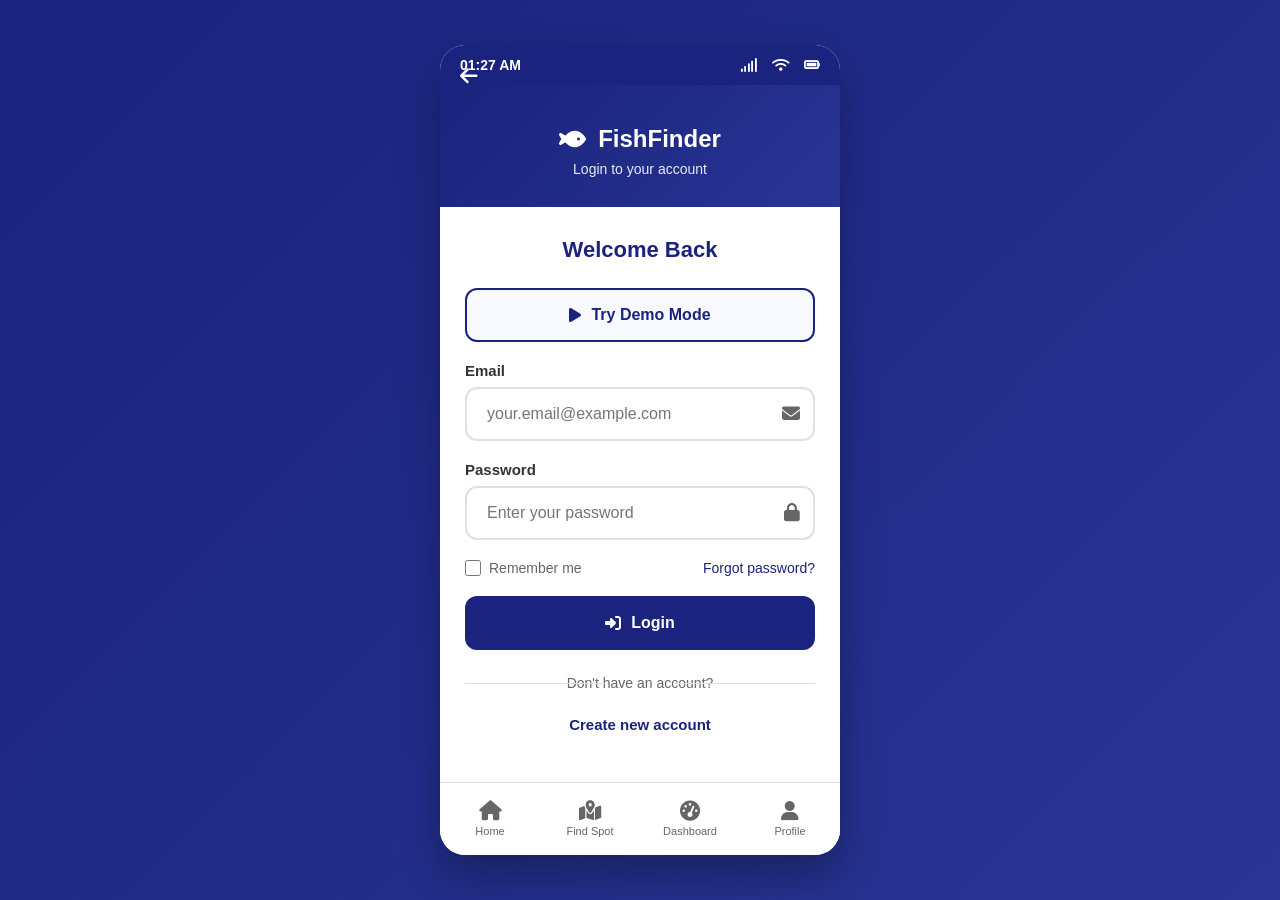
<file: fish_finder_ui/notifications.html>
<!DOCTYPE html>
<html lang="en">
  <head>
    <meta charset="UTF-8" />
    <meta name="viewport" content="width=device-width, initial-scale=1.0" />
    <title>Notifications - FishFinder</title>
    <link
      rel="stylesheet"
      href="https://cdnjs.cloudflare.com/ajax/libs/font-awesome/6.4.0/css/all.min.css"
    />
    <style>
      * {
        margin: 0;
        padding: 0;
        box-sizing: border-box;
        -webkit-tap-highlight-color: transparent;
        font-family: -apple-system, BlinkMacSystemFont, "Segoe UI", Roboto,
          sans-serif;
      }

      body {
        background: linear-gradient(135deg, #1a237e 0%, #283593 100%);
        height: 100vh;
        overflow: hidden;
        display: flex;
        justify-content: center;
        align-items: center;
        padding: 20px;
      }

      .mobile-container {
        width: 100%;
        max-width: 400px;
        height: 90vh;
        background: white;
        border-radius: 25px;
        overflow: hidden;
        box-shadow: 0 20px 40px rgba(0, 0, 0, 0.3);
        position: relative;
        display: flex;
        flex-direction: column;
      }

      .status-bar {
        background: #1a237e;
        color: white;
        padding: 12px 20px;
        display: flex;
        justify-content: space-between;
        align-items: center;
        font-size: 14px;
        font-weight: bold;
      }

      .notifications-header {
        background: linear-gradient(135deg, #1a237e 0%, #283593 100%);
        color: white;
        padding: 25px 20px;
        position: relative;
      }

      .back-btn {
        position: absolute;
        top: 20px;
        left: 20px;
        color: white;
        font-size: 20px;
        text-decoration: none;
        z-index: 10;
      }

      .header-title {
        text-align: center;
      }

      .header-title h1 {
        font-size: 24px;
        margin-bottom: 8px;
        display: flex;
        align-items: center;
        justify-content: center;
        gap: 12px;
      }

      .header-title p {
        opacity: 0.9;
        font-size: 14px;
      }

      .notifications-count {
        position: absolute;
        top: 20px;
        right: 20px;
        background: #ff4757;
        color: white;
        width: 24px;
        height: 24px;
        border-radius: 50%;
        display: flex;
        align-items: center;
        justify-content: center;
        font-size: 12px;
        font-weight: bold;
      }

      .notifications-content {
        flex: 1;
        padding: 20px;
        overflow-y: auto;
        padding-bottom: 20px;
      }

      .notification-item {
        background: white;
        border: 1px solid #e0e0e0;
        border-radius: 12px;
        padding: 16px;
        margin-bottom: 15px;
        display: flex;
        gap: 15px;
        cursor: pointer;
        transition: all 0.3s;
      }

      .notification-item.unread {
        border-left: 4px solid #1a237e;
        background: #f8f9ff;
      }

      .notification-item.important {
        border-left: 4px solid #ff4757;
        background: #fff5f5;
      }

      .notification-icon {
        width: 40px;
        height: 40px;
        border-radius: 10px;
        display: flex;
        align-items: center;
        justify-content: center;
        font-size: 18px;
        flex-shrink: 0;
      }

      .icon-weather {
        background: #e3f2fd;
        color: #2196f3;
      }

      .icon-fish {
        background: #e8f5e9;
        color: #4caf50;
      }

      .icon-safety {
        background: #fff3e0;
        color: #ff9800;
      }

      .icon-system {
        background: #f5f5f5;
        color: #666;
      }

      .notification-content {
        flex: 1;
      }

      .notification-title {
        font-size: 16px;
        font-weight: 600;
        color: #333;
        margin-bottom: 5px;
        display: flex;
        justify-content: space-between;
        align-items: flex-start;
      }

      .notification-message {
        font-size: 14px;
        color: #666;
        line-height: 1.4;
        margin-bottom: 8px;
      }

      .notification-time {
        font-size: 12px;
        color: #999;
      }

      .notification-badge {
        width: 8px;
        height: 8px;
        border-radius: 50%;
        background: #1a237e;
        flex-shrink: 0;
        margin-top: 6px;
      }

      .mark-all-read {
        background: #1a237e;
        color: white;
        border: none;
        padding: 12px 20px;
        border-radius: 10px;
        font-size: 14px;
        font-weight: 600;
        width: 100%;
        display: flex;
        align-items: center;
        justify-content: center;
        gap: 8px;
        cursor: pointer;
        margin-top: 10px;
        transition: all 0.3s;
      }

      .mark-all-read:active {
        transform: scale(0.98);
        background: #283593;
      }

      .empty-state {
        text-align: center;
        padding: 40px 20px;
        color: #999;
        display: none;
      }

      .empty-state i {
        font-size: 50px;
        margin-bottom: 15px;
        opacity: 0.5;
      }

      .empty-state h3 {
        font-size: 18px;
        color: #666;
        margin-bottom: 10px;
      }

      .empty-state p {
        font-size: 14px;
        color: #999;
      }

      .bottom-nav {
        position: absolute;
        bottom: 0;
        left: 0;
        right: 0;
        background: white;
        border-top: 1px solid #e0e0e0;
        display: flex;
        padding: 10px 0;
        z-index: 1000;
      }

      .nav-item {
        flex: 1;
        text-align: center;
        padding: 8px 5px;
        color: #666;
        text-decoration: none;
        font-size: 11px;
        font-weight: 500;
      }

      .nav-item.active {
        color: #1a237e;
        font-weight: 600;
      }

      .nav-icon {
        display: block;
        font-size: 20px;
        margin-bottom: 4px;
      }

      @media (max-width: 400px) {
        .mobile-container {
          border-radius: 20px;
        }

        .notifications-content {
          padding: 15px;
        }
      }
    </style>
  </head>
  <body>
    <div class="mobile-container">
      <!-- Status Bar -->
      <div class="status-bar">
        <div id="currentTime">09:41</div>
        <div>
          <i class="fas fa-signal"></i>
          <i class="fas fa-wifi" style="margin: 0 10px"></i>
          <i class="fas fa-battery-full"></i>
        </div>
      </div>

      <!-- Back Button -->
      <a href="home.html" class="back-btn">
        <i class="fas fa-arrow-left"></i>
      </a>

      <!-- Notifications Header -->
      <div class="notifications-header">
        <div class="header-title">
          <h1><i class="fas fa-bell"></i> Notifications</h1>
          <p>Your latest alerts</p>
        </div>
        <div class="notifications-count" id="notificationCount">3</div>
      </div>

      <!-- Notifications Content -->
      <div class="notifications-content">
        <!-- Weather Alert -->
        <div
          class="notification-item unread important"
          onclick="viewNotification(this, 'weather')"
        >
          <div class="notification-icon icon-weather">
            <i class="fas fa-cloud-rain"></i>
          </div>
          <div class="notification-content">
            <div class="notification-title">
              <span>Weather Alert</span>
              <div class="notification-badge"></div>
            </div>
            <div class="notification-message">
              Rain expected in 2 hours. Consider returning to shore.
            </div>
            <div class="notification-time">10 min ago</div>
          </div>
        </div>

        <!-- Fishing Spot Alert -->
        <div
          class="notification-item unread"
          onclick="viewNotification(this, 'fishing')"
        >
          <div class="notification-icon icon-fish">
            <i class="fas fa-fish"></i>
          </div>
          <div class="notification-content">
            <div class="notification-title">
              <span>Good Fishing Conditions</span>
              <div class="notification-badge"></div>
            </div>
            <div class="notification-message">
              Water temperature optimal for sea bass at your location.
            </div>
            <div class="notification-time">1 hour ago</div>
          </div>
        </div>

        <!-- Safety Alert -->
        <div
          class="notification-item unread"
          onclick="viewNotification(this, 'safety')"
        >
          <div class="notification-icon icon-safety">
            <i class="fas fa-shield-alt"></i>
          </div>
          <div class="notification-content">
            <div class="notification-title">
              <span>Safety Check</span>
              <div class="notification-badge"></div>
            </div>
            <div class="notification-message">
              Check your life jacket and emergency equipment.
            </div>
            <div class="notification-time">2 hours ago</div>
          </div>
        </div>

        <!-- System Notification -->
        <div
          class="notification-item"
          onclick="viewNotification(this, 'system')"
        >
          <div class="notification-icon icon-system">
            <i class="fas fa-cog"></i>
          </div>
          <div class="notification-content">
            <div class="notification-title">
              <span>App Update</span>
            </div>
            <div class="notification-message">
              New fishing spots added to your area.
            </div>
            <div class="notification-time">Yesterday</div>
          </div>
        </div>

        <!-- Welcome Notification -->
        <div
          class="notification-item"
          onclick="viewNotification(this, 'welcome')"
        >
          <div class="notification-icon icon-fish">
            <i class="fas fa-anchor"></i>
          </div>
          <div class="notification-content">
            <div class="notification-title">
              <span>Welcome to FishFinder</span>
            </div>
            <div class="notification-message">
              Start exploring fishing spots near you!
            </div>
            <div class="notification-time">2 days ago</div>
          </div>
        </div>

        <!-- Mark All Read Button -->
        <button class="mark-all-read" onclick="markAllAsRead()">
          <i class="fas fa-check-double"></i>
          Mark All as Read
        </button>

        <!-- Empty State -->
        <div class="empty-state" id="emptyState">
          <i class="far fa-bell-slash"></i>
          <h3>No Notifications</h3>
          <p>You're all caught up!</p>
        </div>
      </div>

      <!-- Bottom Navigation -->
      <div class="bottom-nav">
        <a href="index.html" class="nav-item">
          <i class="fas fa-home nav-icon"></i>
          Home
        </a>
        <a href="home.html" class="nav-item">
          <i class="fas fa-tachometer-alt nav-icon"></i>
          Dashboard
        </a>
        <a href="find-spot.html" class="nav-item">
          <i class="fas fa-map-marked-alt nav-icon"></i>
          Find Spot
        </a>
        <a href="notifications.html" class="nav-item active">
          <i class="fas fa-bell nav-icon"></i>
          Alerts
        </a>
      </div>
    </div>

    <script>
      // Update time
      function updateTime() {
        const now = new Date();
        const timeString = now.toLocaleTimeString("en-US", {
          hour: "2-digit",
          minute: "2-digit",
        });
        document.getElementById("currentTime").textContent = timeString;
      }

      updateTime();
      setInterval(updateTime, 60000);

      // View notification
      function viewNotification(element, type) {
        const title = element.querySelector(
          ".notification-title span"
        ).textContent;
        const message = element.querySelector(
          ".notification-message"
        ).textContent;
        const time = element.querySelector(".notification-time").textContent;

        // Show notification details
        alert(`🔔 ${title}\n\n${message}\n\n📅 ${time}`);

        // Mark as read if unread
        if (element.classList.contains("unread")) {
          markAsRead(element);
        }

        // Store that user viewed this notification
        const notificationKey = `notification_${type}_viewed`;
        localStorage.setItem(notificationKey, "true");
      }

      // Mark single notification as read
      function markAsRead(element) {
        element.classList.remove("unread");
        const badge = element.querySelector(".notification-badge");
        if (badge) badge.style.display = "none";
        updateNotificationCount(-1);
      }

      // Mark all notifications as read
      function markAllAsRead() {
        const unreadNotifications = document.querySelectorAll(
          ".notification-item.unread"
        );
        if (unreadNotifications.length === 0) {
          alert("All notifications are already read!");
          return;
        }

        if (confirm("Mark all notifications as read?")) {
          unreadNotifications.forEach((notification) => {
            notification.classList.remove("unread");
            const badge = notification.querySelector(".notification-badge");
            if (badge) badge.style.display = "none";
          });

          updateNotificationCount(-unreadNotifications.length);
          alert(`Marked ${unreadNotifications.length} notifications as read!`);
        }
      }

      // Update notification count
      function updateNotificationCount(change) {
        const countElement = document.getElementById("notificationCount");
        let currentCount = parseInt(countElement.textContent);
        currentCount = Math.max(0, currentCount + change);
        countElement.textContent = currentCount;

        if (currentCount === 0) {
          countElement.style.display = "none";
          document.getElementById("emptyState").style.display = "block";
          document.querySelector(".mark-all-read").style.display = "none";
        } else {
          countElement.style.display = "flex";
          document.getElementById("emptyState").style.display = "none";
          document.querySelector(".mark-all-read").style.display = "flex";
        }
      }

      // Initialize
      document.addEventListener("DOMContentLoaded", function () {
        // Check login
        if (localStorage.getItem("userLoggedIn") !== "true") {
          window.location.href = "login.html";
          return;
        }

        // Load user notification preferences
        const userData = JSON.parse(localStorage.getItem("userData") || "{}");
        const userName =
          localStorage.getItem("userName") || userData.fullName || "User";

        // Update welcome notification with user's name
        const welcomeMsg = document.querySelector(
          ".notification-item:last-child .notification-message"
        );
        if (
          welcomeMsg &&
          !localStorage.getItem("welcome_notification_viewed")
        ) {
          welcomeMsg.textContent = `Welcome ${userName}! Start exploring fishing spots near you!`;
        }

        // Touch feedback
        const notifications = document.querySelectorAll(
          ".notification-item, .mark-all-read"
        );
        notifications.forEach((item) => {
          item.addEventListener("touchstart", function () {
            this.style.opacity = "0.7";
          });
          item.addEventListener("touchend", function () {
            this.style.opacity = "1";
          });
        });

        const navItems = document.querySelectorAll(".nav-item");
        navItems.forEach((item) => {
          item.addEventListener("touchstart", function () {
            this.style.opacity = "0.7";
          });
          item.addEventListener("touchend", function () {
            this.style.opacity = "1";
          });
        });

        // Check if all notifications are read
        updateNotificationCount(0); // This will update the display

        console.log("Notifications page loaded successfully");
      });
    </script>
  </body>
</html>
</file>
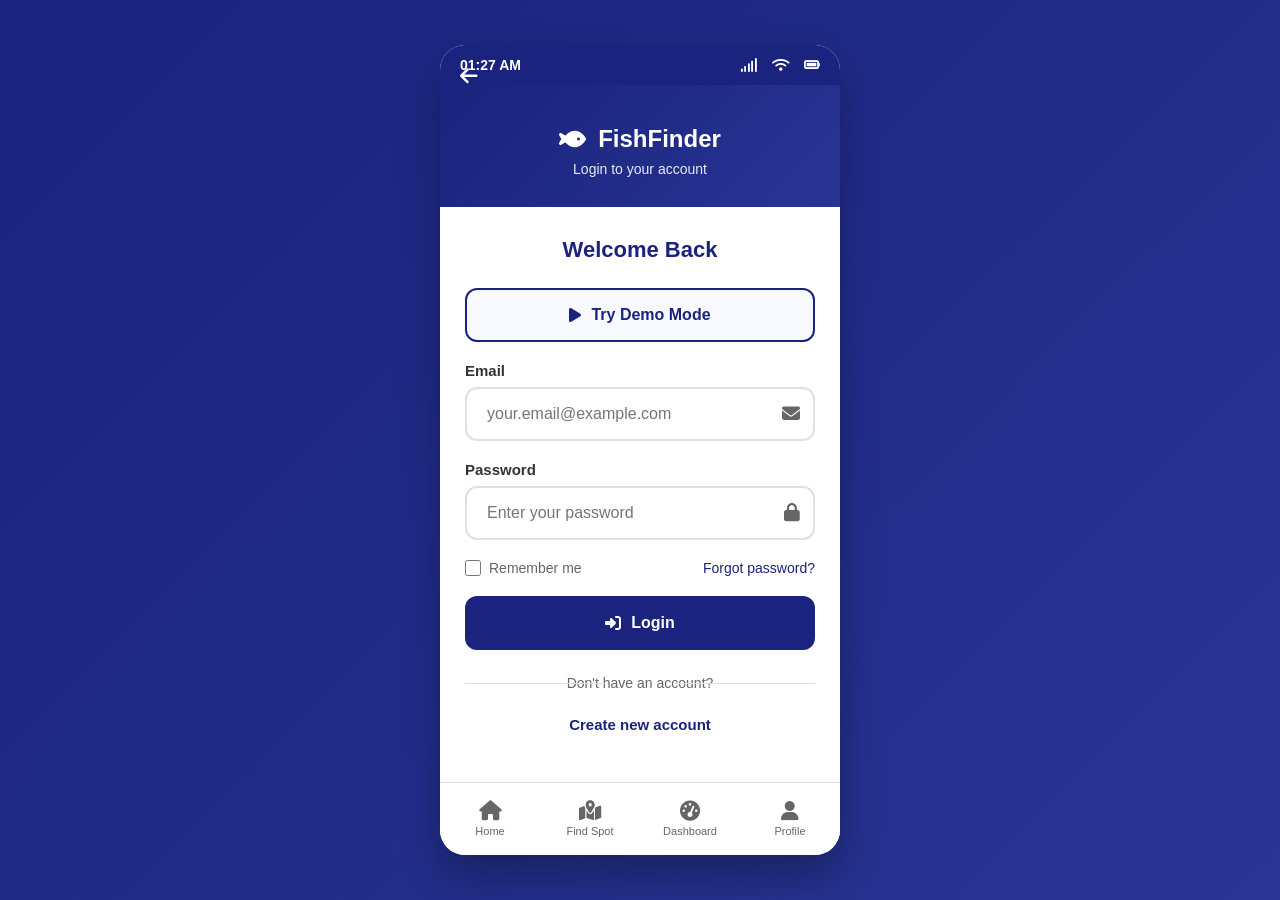
<file: fish_finder_ui/profile.html>
<!DOCTYPE html>
<html lang="en">
  <head>
    <meta charset="UTF-8" />
    <meta name="viewport" content="width=device-width, initial-scale=1.0" />
    <title>Profile - FishFinder</title>
    <link
      rel="stylesheet"
      href="https://cdnjs.cloudflare.com/ajax/libs/font-awesome/6.4.0/css/all.min.css"
    />
    <style>
      * {
        margin: 0;
        padding: 0;
        box-sizing: border-box;
        -webkit-tap-highlight-color: transparent;
        font-family: -apple-system, BlinkMacSystemFont, "Segoe UI", Roboto,
          sans-serif;
      }

      body {
        background: linear-gradient(135deg, #1a237e 0%, #283593 100%);
        height: 100vh;
        overflow: hidden;
        display: flex;
        justify-content: center;
        align-items: center;
        padding: 20px;
      }

      .mobile-container {
        width: 100%;
        max-width: 400px;
        height: 90vh;
        background: white;
        border-radius: 25px;
        overflow: hidden;
        box-shadow: 0 20px 40px rgba(0, 0, 0, 0.3);
        position: relative;
        display: flex;
        flex-direction: column;
      }

      .status-bar {
        background: #1a237e;
        color: white;
        padding: 12px 20px;
        display: flex;
        justify-content: space-between;
        align-items: center;
        font-size: 14px;
        font-weight: bold;
      }

      .profile-header {
        background: linear-gradient(135deg, #1a237e 0%, #283593 100%);
        color: white;
        padding: 25px 20px;
        position: relative;
      }

      .back-btn {
        position: absolute;
        top: 20px;
        left: 20px;
        color: white;
        font-size: 20px;
        text-decoration: none;
        z-index: 10;
      }

      .header-title {
        text-align: center;
      }

      .header-title h1 {
        font-size: 24px;
        margin-bottom: 8px;
        display: flex;
        align-items: center;
        justify-content: center;
        gap: 12px;
      }

      .header-title p {
        opacity: 0.9;
        font-size: 14px;
      }

      .profile-content {
        flex: 1;
        padding: 20px;
        overflow-y: auto;
        padding-bottom: 20px;
      }

      .profile-info {
        text-align: center;
        margin-bottom: 25px;
      }

      .avatar {
        width: 80px;
        height: 80px;
        background: linear-gradient(135deg, #1a237e 0%, #283593 100%);
        border-radius: 50%;
        margin: 0 auto 15px;
        display: flex;
        align-items: center;
        justify-content: center;
        font-size: 32px;
        color: white;
        border: 3px solid white;
        box-shadow: 0 5px 15px rgba(0, 0, 0, 0.1);
      }

      .user-name {
        font-size: 22px;
        font-weight: bold;
        color: #333;
        margin-bottom: 5px;
      }

      .user-email {
        font-size: 14px;
        color: #666;
        margin-bottom: 10px;
      }

      .user-type {
        display: inline-block;
        background: #e8f5e9;
        color: #4caf50;
        padding: 6px 15px;
        border-radius: 20px;
        font-size: 13px;
        font-weight: 600;
      }

      .stats-section {
        display: grid;
        grid-template-columns: repeat(3, 1fr);
        gap: 10px;
        margin-bottom: 25px;
      }

      .stat-card {
        background: white;
        border: 1px solid #e0e0e0;
        border-radius: 12px;
        padding: 15px;
        text-align: center;
        transition: all 0.3s;
      }

      .stat-card:active {
        transform: scale(0.97);
        border-color: #1a237e;
      }

      .stat-number {
        font-size: 20px;
        font-weight: bold;
        color: #1a237e;
        margin-bottom: 5px;
      }

      .stat-label {
        font-size: 11px;
        color: #666;
        font-weight: 500;
      }

      .info-section {
        background: #f8f9ff;
        border-radius: 15px;
        padding: 20px;
        margin-bottom: 20px;
      }

      .section-title {
        font-size: 16px;
        font-weight: 600;
        color: #1a237e;
        margin-bottom: 15px;
        display: flex;
        align-items: center;
        gap: 10px;
      }

      .info-row {
        display: flex;
        align-items: center;
        padding: 12px 0;
        border-bottom: 1px solid #e0e0e0;
      }

      .info-row:last-child {
        border-bottom: none;
      }

      .info-icon {
        width: 32px;
        height: 32px;
        background: #e3f2fd;
        border-radius: 50%;
        display: flex;
        align-items: center;
        justify-content: center;
        color: #1a237e;
        font-size: 14px;
        margin-right: 15px;
        flex-shrink: 0;
      }

      .info-content {
        flex: 1;
        min-width: 0;
      }

      .info-label {
        font-size: 11px;
        color: #666;
        margin-bottom: 3px;
      }

      .info-value {
        font-size: 14px;
        font-weight: 600;
        color: #333;
        word-break: break-word;
      }

      /* GÜNCELLENMİŞ ACTION BUTONLARI - DAHA KÜÇÜK VE ŞIK */
      .actions-section {
        margin-bottom: 20px;
      }

      .action-btn {
        display: flex;
        align-items: center;
        justify-content: space-between;
        padding: 14px 16px;
        border: 1px solid #e0e0e0;
        border-radius: 12px;
        background: white;
        margin-bottom: 10px;
        cursor: pointer;
        transition: all 0.2s;
        width: 100%;
        text-align: left;
      }

      .action-btn:hover {
        border-color: #1a237e;
        box-shadow: 0 3px 10px rgba(26, 35, 126, 0.1);
      }

      .action-btn:active {
        transform: scale(0.98);
        background: #f5f7ff;
      }

      .action-left {
        display: flex;
        align-items: center;
        gap: 12px;
        flex: 1;
        min-width: 0;
      }

      .action-icon {
        width: 36px;
        height: 36px;
        background: linear-gradient(135deg, #1a237e 0%, #283593 100%);
        border-radius: 50%;
        display: flex;
        align-items: center;
        justify-content: center;
        color: white;
        font-size: 16px;
        flex-shrink: 0;
      }

      .action-text {
        flex: 1;
        min-width: 0;
      }

      .action-text h4 {
        font-size: 14px;
        color: #333;
        margin-bottom: 3px;
        font-weight: 600;
      }

      .action-text p {
        font-size: 11px;
        color: #666;
        line-height: 1.3;
      }

      .action-arrow {
        color: #999;
        font-size: 12px;
        margin-left: 8px;
        flex-shrink: 0;
      }

      /* GÜNCELLENMİŞ LOGOUT BUTONU - DAHA ŞIK VE GÖZÜKEN */
      .logout-container {
        background: linear-gradient(135deg, #fff5f5 0%, #ffebee 100%);
        border: 1px solid #ffcdd2;
        border-radius: 15px;
        padding: 20px;
        margin-top: 10px;
        text-align: center;
      }

      .logout-title {
        font-size: 15px;
        font-weight: 600;
        color: #d32f2f;
        margin-bottom: 12px;
        display: flex;
        align-items: center;
        justify-content: center;
        gap: 8px;
      }

      .logout-btn {
        background: linear-gradient(135deg, #f44336 0%, #d32f2f 100%);
        color: white;
        border: none;
        padding: 14px;
        border-radius: 10px;
        font-size: 15px;
        font-weight: 600;
        width: 100%;
        display: flex;
        align-items: center;
        justify-content: center;
        gap: 12px;
        cursor: pointer;
        transition: all 0.3s;
        box-shadow: 0 4px 12px rgba(244, 67, 54, 0.2);
      }

      .logout-btn:hover {
        transform: translateY(-2px);
        box-shadow: 0 6px 15px rgba(244, 67, 54, 0.3);
      }

      .logout-btn:active {
        transform: translateY(0);
        background: linear-gradient(135deg, #d32f2f 0%, #c62828 100%);
      }

      .bottom-nav {
        position: absolute;
        bottom: 0;
        left: 0;
        right: 0;
        background: white;
        border-top: 1px solid #e0e0e0;
        display: flex;
        padding: 10px 0;
        z-index: 1000;
      }

      .nav-item {
        flex: 1;
        text-align: center;
        padding: 8px 5px;
        color: #666;
        text-decoration: none;
        font-size: 11px;
        font-weight: 500;
      }

      .nav-item.active {
        color: #1a237e;
        font-weight: 600;
      }

      .nav-icon {
        display: block;
        font-size: 20px;
        margin-bottom: 4px;
      }

      @media (max-width: 400px) {
        .mobile-container {
          border-radius: 20px;
          height: 85vh;
        }

        .profile-content {
          padding: 15px;
        }

        .stats-section {
          grid-template-columns: repeat(3, 1fr);
          gap: 8px;
        }

        .stat-card {
          padding: 12px 8px;
        }

        .stat-number {
          font-size: 18px;
        }

        .action-btn {
          padding: 12px 14px;
        }

        .action-icon {
          width: 32px;
          height: 32px;
          font-size: 14px;
        }

        .logout-btn {
          padding: 12px;
          font-size: 14px;
        }
      }
    </style>
  </head>
  <body>
    <div class="mobile-container">
      <!-- Status Bar -->
      <div class="status-bar">
        <div id="currentTime">09:41</div>
        <div>
          <i class="fas fa-signal"></i>
          <i class="fas fa-wifi" style="margin: 0 10px"></i>
          <i class="fas fa-battery-full"></i>
        </div>
      </div>

      <!-- Back Button -->
      <a href="home.html" class="back-btn">
        <i class="fas fa-arrow-left"></i>
      </a>

      <!-- Profile Header -->
      <div class="profile-header">
        <div class="header-title">
          <h1><i class="fas fa-user-circle"></i> My Profile</h1>
          <p>Manage your account & preferences</p>
        </div>
      </div>

      <!-- Profile Content -->
      <div class="profile-content">
        <!-- Profile Info -->
        <div class="profile-info">
          <div class="avatar" id="userAvatar">
            <i class="fas fa-user"></i>
          </div>
          <div class="user-name" id="userName">Loading...</div>
          <div class="user-email" id="userEmail">Loading...</div>
          <div class="user-type" id="userType">Loading...</div>
        </div>

        <!-- Stats -->
        <div class="stats-section">
          <div class="stat-card" onclick="viewCatches()">
            <div class="stat-number" id="totalCatches">0</div>
            <div class="stat-label">Total Catches</div>
          </div>
          <div class="stat-card" onclick="viewFavorites()">
            <div class="stat-number" id="savedSpots">0</div>
            <div class="stat-label">Saved Spots</div>
          </div>
          <div class="stat-card">
            <div class="stat-number" id="successRate">0%</div>
            <div class="stat-label">Success Rate</div>
          </div>
        </div>

        <!-- Personal Info -->
        <div class="info-section">
          <div class="section-title">
            <i class="fas fa-id-card"></i>
            Personal Information
          </div>

          <div class="info-row">
            <div class="info-icon">
              <i class="fas fa-envelope"></i>
            </div>
            <div class="info-content">
              <div class="info-label">Email Address</div>
              <div class="info-value" id="infoEmail">Loading...</div>
            </div>
          </div>

          <div class="info-row">
            <div class="info-icon">
              <i class="fas fa-map-marker-alt"></i>
            </div>
            <div class="info-content">
              <div class="info-label">Primary Location</div>
              <div class="info-value" id="infoLocation">Loading...</div>
            </div>
          </div>

          <div class="info-row">
            <div class="info-icon">
              <i class="fas fa-award"></i>
            </div>
            <div class="info-content">
              <div class="info-label">Experience Level</div>
              <div class="info-value" id="infoExperience">Loading...</div>
            </div>
          </div>

          <div class="info-row">
            <div class="info-icon">
              <i class="fas fa-calendar-check"></i>
            </div>
            <div class="info-content">
              <div class="info-label">Member Since</div>
              <div class="info-value" id="infoMemberSince">Loading...</div>
            </div>
          </div>
        </div>

        <!-- Actions -->
        <div class="actions-section">
          <div class="section-title">
            <i class="fas fa-sliders-h"></i>
            Quick Actions
          </div>

          <button class="action-btn" onclick="editProfile()">
            <div class="action-left">
              <div
                class="action-icon"
                style="
                  background: linear-gradient(135deg, #4caf50 0%, #8bc34a 100%);
                "
              >
                <i class="fas fa-user-edit"></i>
              </div>
              <div class="action-text">
                <h4>Edit Profile</h4>
                <p>Update personal information</p>
              </div>
            </div>
            <i class="fas fa-chevron-right action-arrow"></i>
          </button>

          <button class="action-btn" onclick="viewFavorites()">
            <div class="action-left">
              <div
                class="action-icon"
                style="
                  background: linear-gradient(135deg, #ff9800 0%, #ffb74d 100%);
                "
              >
                <i class="fas fa-star"></i>
              </div>
              <div class="action-text">
                <h4>Favorite Spots</h4>
                <p>View & manage saved locations</p>
              </div>
            </div>
            <i class="fas fa-chevron-right action-arrow"></i>
          </button>

          <button
            class="action-btn"
            onclick="window.location.href='catch.html'"
          >
            <div class="action-left">
              <div
                class="action-icon"
                style="
                  background: linear-gradient(135deg, #2196f3 0%, #21cbf3 100%);
                "
              >
                <i class="fas fa-history"></i>
              </div>
              <div class="action-text">
                <h4>Fishing History</h4>
                <p>View your catch records</p>
              </div>
            </div>
            <i class="fas fa-chevron-right action-arrow"></i>
          </button>

          <button
            class="action-btn"
            onclick="window.location.href='notifications.html'"
          >
            <div class="action-left">
              <div
                class="action-icon"
                style="
                  background: linear-gradient(135deg, #9c27b0 0%, #ba68c8 100%);
                "
              >
                <i class="fas fa-bell"></i>
              </div>
              <div class="action-text">
                <h4>Notifications</h4>
                <p>Manage alerts & reminders</p>
              </div>
            </div>
            <i class="fas fa-chevron-right action-arrow"></i>
          </button>

          <button
            class="action-btn"
            onclick="window.location.href='settings.html'"
          >
            <div class="action-left">
              <div
                class="action-icon"
                style="
                  background: linear-gradient(135deg, #607d8b 0%, #78909c 100%);
                "
              >
                <i class="fas fa-cogs"></i>
              </div>
              <div class="action-text">
                <h4>App Settings</h4>
                <p>Customize app preferences</p>
              </div>
            </div>
            <i class="fas fa-chevron-right action-arrow"></i>
          </button>
        </div>

        <!-- Logout Section - GÜNCELLENMİŞ -->
        <div class="logout-container">
          <div class="logout-title">
            <i class="fas fa-sign-out-alt"></i>
            Account Management
          </div>
          <button class="logout-btn" onclick="logout()">
            <i class="fas fa-power-off"></i>
            Logout from FishFinder
          </button>
          <div style="margin-top: 12px; font-size: 11px; color: #999">
            <i class="fas fa-info-circle"></i>
            You'll need to login again to continue
          </div>
        </div>
      </div>

      <!-- Bottom Navigation -->
      <div class="bottom-nav">
        <a href="index.html" class="nav-item">
          <i class="fas fa-home nav-icon"></i>
          Home
        </a>
        <a href="home.html" class="nav-item">
          <i class="fas fa-tachometer-alt nav-icon"></i>
          Dashboard
        </a>
        <a href="find-spot.html" class="nav-item">
          <i class="fas fa-map-marked-alt nav-icon"></i>
          Find Spot
        </a>
        <a href="profile.html" class="nav-item active">
          <i class="fas fa-user nav-icon"></i>
          Profile
        </a>
      </div>
    </div>

    <script>
      // Update time
      function updateTime() {
        const now = new Date();
        const timeString = now.toLocaleTimeString("en-US", {
          hour: "2-digit",
          minute: "2-digit",
        });
        document.getElementById("currentTime").textContent = timeString;
      }

      updateTime();
      setInterval(updateTime, 60000);

      // Load user data
      function loadUserData() {
        const userData = JSON.parse(localStorage.getItem("userData") || "{}");
        const userEmail = localStorage.getItem("userEmail");
        const userName = localStorage.getItem("userName");
        const fisherType = localStorage.getItem("fisherType");

        // Get catches from localStorage or create demo data
        let catches = JSON.parse(localStorage.getItem("catches") || "[]");
        if (catches.length === 0 && localStorage.getItem("isDemo") === "true") {
          // Create demo catches for demo users
          catches = [
            {
              fishType: "Sea Bass",
              weight: "2.5",
              location: "Barbaros Bay",
              date: "2024-01-15",
            },
            {
              fishType: "Bream",
              weight: "1.8",
              location: "Kumluk Beach",
              date: "2024-01-10",
            },
            {
              fishType: "Mackerel",
              weight: "1.2",
              location: "Deep Water",
              date: "2024-01-05",
            },
          ];
          localStorage.setItem("catches", JSON.stringify(catches));
        }

        const favoriteSpots = JSON.parse(
          localStorage.getItem("favoriteSpots") || "[]"
        );

        // Profile info
        document.getElementById("userName").textContent =
          userName || userData.fullName || "User";
        document.getElementById("userEmail").textContent =
          userEmail || userData.email || "No email";
        document.getElementById("infoEmail").textContent =
          userEmail || userData.email || "-";
        document.getElementById("infoLocation").textContent =
          userData.location || "Marmaris, Turkey";

        // User type
        const fisherTypes = {
          hobbyist: "Hobbyist Fisher",
          professional: "Professional",
          guide: "Fishing Guide",
          advanced: "Advanced Fisher",
        };
        const userType =
          fisherTypes[fisherType] ||
          fisherTypes[userData.fisherType] ||
          "Fisher";
        document.getElementById("userType").textContent = userType;
        document.getElementById("infoExperience").textContent = userType;

        // Member since
        if (userData.registrationDate) {
          const date = new Date(userData.registrationDate);
          const formattedDate = date.toLocaleDateString("en-US", {
            month: "short",
            year: "numeric",
          });
          document.getElementById("infoMemberSince").textContent =
            formattedDate;
        } else {
          document.getElementById("infoMemberSince").textContent =
            new Date().toLocaleDateString("en-US", {
              month: "short",
              year: "numeric",
            });
        }

        // Stats
        document.getElementById("totalCatches").textContent = catches.length;
        document.getElementById("savedSpots").textContent =
          favoriteSpots.length;

        // Success rate - based on catches and favorite spots
        const successRate = Math.min(
          100,
          catches.length * 10 + favoriteSpots.length * 5 + 30
        );
        document.getElementById("successRate").textContent = successRate + "%";

        // Update avatar
        updateAvatar(fisherType || userData.fisherType);
      }

      // Update avatar based on fisher type
      function updateAvatar(fisherType) {
        const avatar = document.getElementById("userAvatar");
        const colors = {
          hobbyist: ["#4caf50", "#8bc34a"],
          professional: ["#2196f3", "#21cbf3"],
          guide: ["#ff9800", "#ffb74d"],
          advanced: ["#9c27b0", "#ba68c8"],
        };
        const color = colors[fisherType] || ["#1a237e", "#283593"];
        avatar.style.background = `linear-gradient(135deg, ${color[0]} 0%, ${color[1]} 100%)`;

        // Update avatar icon based on type
        const icons = {
          hobbyist: "fas fa-umbrella-beach",
          professional: "fas fa-anchor",
          guide: "fas fa-user-tie",
          advanced: "fas fa-trophy",
        };
        const iconClass = icons[fisherType] || "fas fa-user";
        avatar.innerHTML = `<i class="${iconClass}"></i>`;
      }

      // View catches
      function viewCatches() {
        window.location.href = "catch.html";
      }

      // Edit profile
      function editProfile() {
        const userName = document.getElementById("userName").textContent;
        const userEmail = document.getElementById("userEmail").textContent;

        const newName = prompt("Enter your new name:", userName);
        if (newName && newName.trim() !== "") {
          document.getElementById("userName").textContent = newName;
          localStorage.setItem("userName", newName);

          const userData = JSON.parse(localStorage.getItem("userData") || "{}");
          userData.fullName = newName;
          localStorage.setItem("userData", JSON.stringify(userData));

          alert("✅ Profile updated successfully!");
        }
      }

      // View favorites
      function viewFavorites() {
        const favorites = JSON.parse(
          localStorage.getItem("favoriteSpots") || "[]"
        );
        if (favorites.length === 0) {
          alert(
            "📌 No favorite spots saved yet.\n\nGo to 'Find Spot' to save some spots!"
          );
        } else {
          let message = "⭐ FAVORITE FISHING SPOTS ⭐\n\n";
          favorites.forEach((spot, index) => {
            message += `${index + 1}. ${spot.name}\n`;
            if (spot.successRate)
              message += `   🎯 Success: ${spot.successRate}\n`;
            if (spot.location) message += `   📍 ${spot.location}\n`;
            if (spot.savedAt) {
              const date = new Date(spot.savedAt).toLocaleDateString();
              message += `   📅 Saved: ${date}\n`;
            }
            message += "\n";
          });
          alert(message);
        }
      }

      // Logout
      function logout() {
        if (confirm("🚪 Are you sure you want to logout?")) {
          localStorage.removeItem("userLoggedIn");
          localStorage.removeItem("userEmail");
          localStorage.removeItem("userName");
          localStorage.removeItem("userRole");
          localStorage.removeItem("isDemo");

          alert("👋 Logged out successfully!");
          window.location.href = "index.html";
        }
      }

      // Initialize
      document.addEventListener("DOMContentLoaded", function () {
        // Check login
        if (localStorage.getItem("userLoggedIn") !== "true") {
          window.location.href = "login.html";
          return;
        }

        loadUserData();

        // Touch feedback
        const actionBtns = document.querySelectorAll(
          ".action-btn, .logout-btn"
        );
        actionBtns.forEach((btn) => {
          btn.addEventListener("touchstart", function () {
            this.style.opacity = "0.7";
          });
          btn.addEventListener("touchend", function () {
            this.style.opacity = "1";
          });
        });

        const navItems = document.querySelectorAll(".nav-item");
        navItems.forEach((item) => {
          item.addEventListener("touchstart", function () {
            this.style.opacity = "0.7";
          });
          item.addEventListener("touchend", function () {
            this.style.opacity = "1";
          });
        });

        console.log("✅ Profile page loaded successfully");
      });
    </script>
  </body>
</html>
</file>
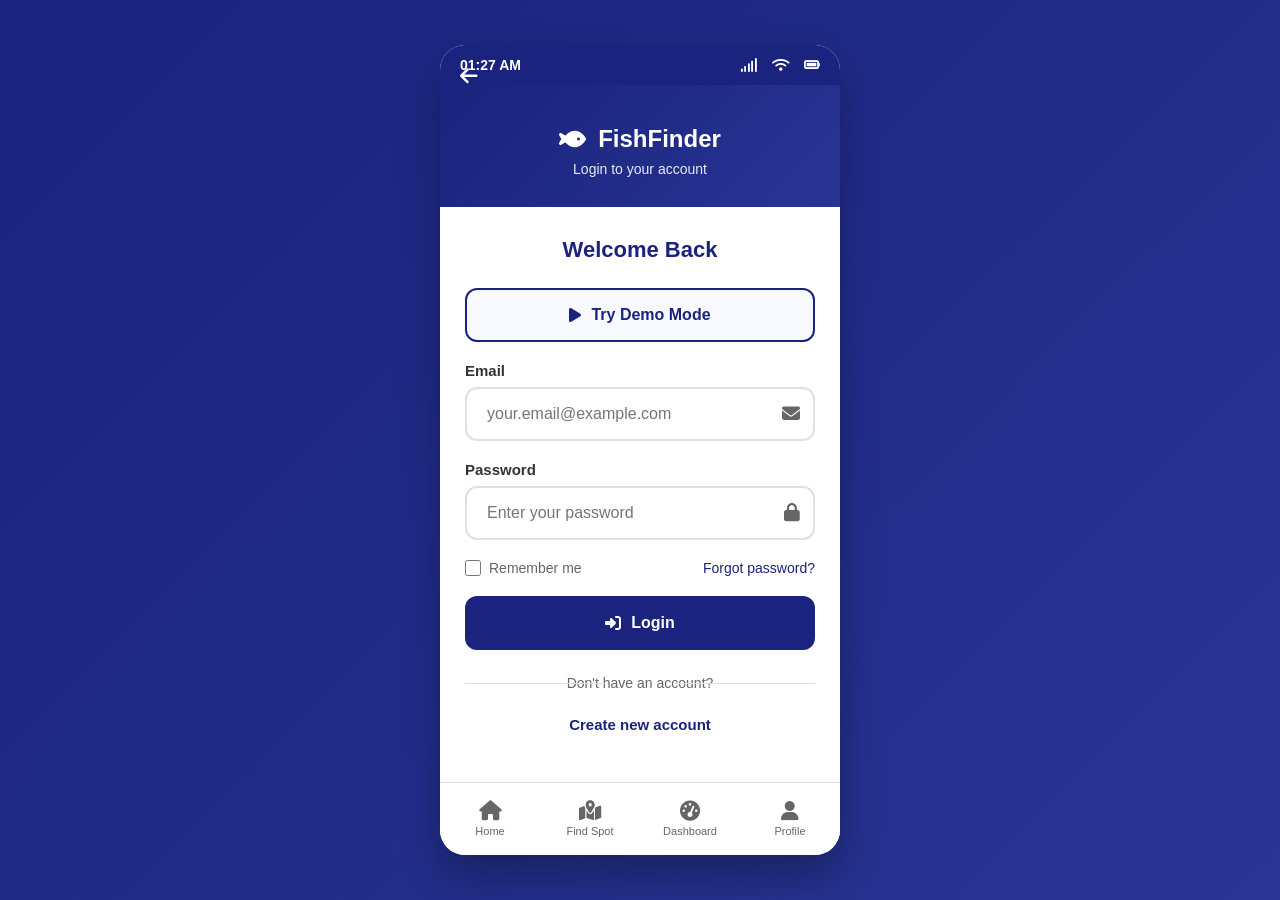
<file: fish_finder_ui/reccomendation.html>
<!DOCTYPE html>
<html lang="en">
  <head>
    <meta charset="UTF-8" />
    <meta
      name="viewport"
      content="width=device-width, initial-scale=1.0, maximum-scale=1.0, user-scalable=no"
    />
    <title>FishFinder - Recommendations</title>
    <link
      rel="stylesheet"
      href="https://cdnjs.cloudflare.com/ajax/libs/font-awesome/6.4.0/css/all.min.css"
    />
    <style>
      * {
        margin: 0;
        padding: 0;
        box-sizing: border-box;
        -webkit-tap-highlight-color: transparent;
        font-family: -apple-system, BlinkMacSystemFont, "Segoe UI", Roboto,
          sans-serif;
      }

      body {
        background: linear-gradient(135deg, #1a237e 0%, #283593 100%);
        height: 100vh;
        overflow: hidden;
        display: flex;
        justify-content: center;
        align-items: center;
        padding: 20px;
      }

      .mobile-container {
        width: 100%;
        max-width: 400px;
        height: 90vh;
        background: white;
        border-radius: 25px;
        overflow: hidden;
        box-shadow: 0 20px 40px rgba(0, 0, 0, 0.3);
        position: relative;
      }

      .status-bar {
        background: #1a237e;
        color: white;
        padding: 15px 20px;
        display: flex;
        justify-content: space-between;
        align-items: center;
        font-size: 14px;
        font-weight: bold;
      }

      .app-header {
        background: linear-gradient(135deg, #1a237e 0%, #283593 100%);
        color: white;
        padding: 25px 20px;
        position: relative;
      }

      .header-left {
        display: flex;
        align-items: center;
        gap: 15px;
      }

      .back-button {
        background: rgba(255, 255, 255, 0.1);
        border: 1px solid rgba(255, 255, 255, 0.3);
        color: white;
        width: 40px;
        height: 40px;
        border-radius: 50%;
        display: flex;
        align-items: center;
        justify-content: center;
        font-size: 18px;
        cursor: pointer;
        transition: all 0.3s;
      }

      .back-button:active {
        transform: scale(0.9);
      }

      .header-title h2 {
        font-size: 20px;
        margin-bottom: 5px;
        display: flex;
        align-items: center;
        gap: 10px;
      }

      .header-title p {
        opacity: 0.9;
        font-size: 14px;
      }

      .app-content {
        height: calc(100% - 120px);
        overflow-y: auto;
        padding: 20px;
        padding-bottom: 80px;
      }

      .section-title {
        font-size: 18px;
        font-weight: 600;
        color: #1a237e;
        margin: 20px 0 15px;
        display: flex;
        align-items: center;
        gap: 10px;
      }

      .recommendation-card {
        background: white;
        border: 1px solid #e0e0e0;
        border-radius: 15px;
        padding: 20px;
        margin-bottom: 15px;
        cursor: pointer;
        transition: all 0.3s;
      }

      .recommendation-card:active {
        transform: scale(0.98);
        border-color: #1a237e;
      }

      .spot-header {
        display: flex;
        justify-content: space-between;
        align-items: center;
        margin-bottom: 10px;
      }

      .spot-name {
        font-size: 18px;
        font-weight: 600;
        color: #1a237e;
      }

      .success-rate {
        background: #4caf50;
        color: white;
        padding: 5px 12px;
        border-radius: 20px;
        font-size: 12px;
        font-weight: 600;
      }

      .spot-details {
        color: #666;
        font-size: 14px;
        line-height: 1.5;
        margin-bottom: 15px;
      }

      .spot-stats {
        display: flex;
        gap: 15px;
        margin-bottom: 15px;
      }

      .stat-item {
        display: flex;
        align-items: center;
        gap: 8px;
        color: #666;
        font-size: 13px;
      }

      .spot-fish {
        display: flex;
        gap: 8px;
        flex-wrap: wrap;
        margin-bottom: 15px;
      }

      .fish-tag {
        background: #e3f2fd;
        color: #1a237e;
        padding: 5px 10px;
        border-radius: 15px;
        font-size: 12px;
        font-weight: 600;
      }

      .recommend-button {
        background: #1a237e;
        color: white;
        border: none;
        padding: 12px 20px;
        border-radius: 10px;
        font-size: 14px;
        font-weight: 600;
        width: 100%;
        cursor: pointer;
        display: flex;
        align-items: center;
        justify-content: center;
        gap: 10px;
      }

      /* YENİ EKLENEN LOCAL FISH SPECIES STİLLERİ */
      .local-fish-card {
        background: white;
        border: 1px solid #e0e0e0;
        border-radius: 15px;
        padding: 20px;
        margin-bottom: 15px;
        cursor: pointer;
        transition: all 0.3s;
        display: flex;
        align-items: center;
        gap: 20px;
        text-decoration: none;
        color: inherit;
      }

      .local-fish-card:active {
        transform: scale(0.98);
        border-color: #1a237e;
        background: #f5f7ff;
      }

      .fish-icon-container {
        width: 60px;
        height: 60px;
        background: linear-gradient(135deg, #2196f3 0%, #21cbf3 100%);
        border-radius: 50%;
        display: flex;
        align-items: center;
        justify-content: center;
        flex-shrink: 0;
      }

      .fish-icon {
        font-size: 28px;
        color: white;
      }

      .fish-info {
        flex: 1;
      }

      .fish-title {
        font-size: 16px;
        font-weight: 600;
        color: #1a237e;
        margin-bottom: 5px;
      }

      .fish-description {
        font-size: 13px;
        color: #666;
        line-height: 1.4;
      }

      .fish-arrow {
        color: #1a237e;
        font-size: 18px;
        opacity: 0.7;
      }

      /* FISH SPECIES DETAIL PAGE STYLES */
      .fish-detail-header {
        background: linear-gradient(135deg, #1a237e 0%, #283593 100%);
        color: white;
        padding: 25px 20px;
        text-align: center;
      }

      .fish-detail-icon {
        font-size: 50px;
        margin-bottom: 15px;
      }

      .fish-detail-title {
        font-size: 24px;
        font-weight: 600;
        margin-bottom: 10px;
      }

      .fish-detail-subtitle {
        opacity: 0.9;
        font-size: 14px;
      }

      .fish-species-grid {
        display: grid;
        grid-template-columns: repeat(2, 1fr);
        gap: 15px;
        margin: 20px 0;
      }

      .species-card {
        background: white;
        border: 1px solid #e0e0e0;
        border-radius: 12px;
        padding: 15px;
        text-align: center;
        transition: all 0.3s;
      }

      .species-card:active {
        transform: scale(0.97);
        border-color: #2196f3;
      }

      .species-icon {
        font-size: 32px;
        margin-bottom: 10px;
        color: #2196f3;
      }

      .species-name {
        font-size: 14px;
        font-weight: 600;
        color: #1a237e;
        margin-bottom: 5px;
      }

      .species-season {
        font-size: 12px;
        color: #666;
      }

      .species-detail {
        background: #f8f9fa;
        border-radius: 12px;
        padding: 20px;
        margin: 15px 0;
      }

      .detail-item {
        display: flex;
        justify-content: space-between;
        padding: 10px 0;
        border-bottom: 1px solid #eee;
      }

      .detail-item:last-child {
        border-bottom: none;
      }

      .detail-label {
        color: #666;
        font-size: 14px;
      }

      .detail-value {
        color: #1a237e;
        font-weight: 600;
        font-size: 14px;
      }

      .bottom-nav {
        position: absolute;
        bottom: 0;
        left: 0;
        right: 0;
        background: white;
        border-top: 1px solid #e0e0e0;
        display: flex;
        padding: 10px 0;
        z-index: 1000;
      }

      .nav-item {
        flex: 1;
        text-align: center;
        padding: 10px 5px;
        color: #666;
        text-decoration: none;
        font-size: 11px;
      }

      .nav-item.active {
        color: #1a237e;
      }

      .nav-icon {
        display: block;
        font-size: 22px;
        margin-bottom: 5px;
      }

      @media (max-width: 400px) {
        .mobile-container {
          border-radius: 20px;
        }

        .recommendation-card {
          padding: 15px;
        }

        .local-fish-card {
          padding: 15px;
          gap: 15px;
        }

        .fish-icon-container {
          width: 50px;
          height: 50px;
        }

        .fish-icon {
          font-size: 24px;
        }

        .fish-species-grid {
          grid-template-columns: 1fr;
        }
      }
    </style>
  </head>
  <body>
    <div class="mobile-container">
      <div class="status-bar">
        <div id="currentTime">09:41</div>
        <div>
          <i class="fas fa-signal"></i>
          <i class="fas fa-wifi" style="margin: 0 10px"></i>
          <i class="fas fa-battery-full"></i>
        </div>
      </div>

      <!-- DÜZELTİLMİŞ APP HEADER - GERİ BUTONU EKLENDİ -->
      <div class="app-header">
        <div class="header-left">
          <button class="back-button" onclick="goBack()">
            <i class="fas fa-arrow-left"></i>
          </button>
          <div class="header-title">
            <h2><i class="fas fa-magic"></i> AI Recommendations</h2>
            <p>Based on your fishing style and weather</p>
          </div>
        </div>
      </div>

      <div class="app-content">
        <!-- YENİ EKLENEN LOCAL FISH SPECIES KARTI -->
        <div class="section-title">
          <i class="fas fa-fish"></i>
          Fishing Resources
        </div>

        <a href="fish-species.html" class="local-fish-card">
          <div class="fish-icon-container">
            <i class="fas fa-fish fish-icon"></i>
          </div>
          <div class="fish-info">
            <div class="fish-title">Local Fish Species</div>
            <div class="fish-description">
              Common fish types you can catch in this region. Learn about
              seasons, baits, and fishing techniques.
            </div>
          </div>
          <div class="fish-arrow">
            <i class="fas fa-chevron-right"></i>
          </div>
        </a>

        <div class="section-title">
          <i class="fas fa-star"></i>
          Top Recommendation for Today
        </div>

        <div class="recommendation-card" onclick="selectSpot('Barbaros Bay')">
          <div class="spot-header">
            <div class="spot-name">Barbaros Bay</div>
            <div class="success-rate">92% Match</div>
          </div>

          <div class="spot-details">
            Perfect conditions for your fishing style. Sea bass and bream are
            very active in this weather.
          </div>

          <div class="spot-stats">
            <div class="stat-item">
              <i class="fas fa-temperature-high" style="color: #ff9800"></i>
              Water: 18°C
            </div>
            <div class="stat-item">
              <i class="fas fa-wind" style="color: #2196f3"></i>
              Wind: 8 km/h
            </div>
            <div class="stat-item">
              <i class="fas fa-road" style="color: #4caf50"></i>
              12 km
            </div>
          </div>

          <div class="spot-fish">
            <span class="fish-tag">Sea Bass</span>
            <span class="fish-tag">Gilt-head Bream</span>
            <span class="fish-tag">Coral</span>
          </div>

          <button class="recommend-button">
            <i class="fas fa-directions"></i>
            Go to This Spot
          </button>
        </div>

        <div class="section-title">
          <i class="fas fa-list-alt"></i>
          Other Good Options
        </div>

        <div class="recommendation-card" onclick="selectSpot('Sandy Beach')">
          <div class="spot-header">
            <div class="spot-name">Sandy Beach</div>
            <div class="success-rate">85% Match</div>
          </div>

          <div class="spot-details">
            Sandy bottom, shallow water. Ideal for black bream and horse
            mackerel.
          </div>

          <div class="spot-stats">
            <div class="stat-item">
              <i class="fas fa-temperature-high" style="color: #ff9800"></i>
              Water: 19°C
            </div>
            <div class="stat-item">
              <i class="fas fa-wind" style="color: #2196f3"></i>
              Wind: 10 km/h
            </div>
            <div class="stat-item">
              <i class="fas fa-road" style="color: #4caf50"></i>
              8 km
            </div>
          </div>

          <div class="spot-fish">
            <span class="fish-tag">Black Bream</span>
            <span class="fish-tag">Horse Mackerel</span>
            <span class="fish-tag">Goatfish</span>
          </div>
        </div>

        <div
          class="recommendation-card"
          onclick="selectSpot('Deep Blue Point')"
        >
          <div class="spot-header">
            <div class="spot-name">Deep Blue Point</div>
            <div class="success-rate">78% Match</div>
          </div>

          <div class="spot-details">
            Deep water fishing spot. Best for experienced fishers looking for
            bigger catches.
          </div>

          <div class="spot-stats">
            <div class="stat-item">
              <i class="fas fa-temperature-high" style="color: #ff9800"></i>
              Water: 16°C
            </div>
            <div class="stat-item">
              <i class="fas fa-wind" style="color: #2196f3"></i>
              Wind: 15 km/h
            </div>
            <div class="stat-item">
              <i class="fas fa-road" style="color: #4caf50"></i>
              18 km
            </div>
          </div>

          <div class="spot-fish">
            <span class="fish-tag">Bluefish</span>
            <span class="fish-tag">Tuna</span>
            <span class="fish-tag">Bonito</span>
          </div>
        </div>

        <div class="section-title">
          <i class="fas fa-lightbulb"></i>
          Recommendation Details
        </div>

        <div
          style="
            background: #f5f5f5;
            border-radius: 12px;
            padding: 20px;
            margin-bottom: 20px;
            font-size: 14px;
            line-height: 1.6;
            color: #666;
          "
        >
          <p><strong>Why Barbaros Bay is recommended:</strong></p>
          <ul style="margin-top: 10px; padding-left: 20px">
            <li>Sea temperature matches your preferred fishing style</li>
            <li>Low wind conditions for better casting</li>
            <li>High historical success rate for sea bass</li>
            <li>Easy access from your location</li>
            <li>Sheltered bay - less affected by waves</li>
          </ul>
        </div>

        <!-- DÜZELTİLMİŞ LİNK - home.html'e değil, find-spot.html'e -->
        <button
          onclick="viewAllSpots()"
          style="
            background: transparent;
            border: 2px solid #1a237e;
            color: #1a237e;
            padding: 15px;
            border-radius: 12px;
            font-size: 15px;
            font-weight: 600;
            width: 100%;
            cursor: pointer;
            display: flex;
            align-items: center;
            justify-content: center;
            gap: 10px;
            margin-top: 20px;
          "
        >
          <i class="fas fa-search"></i>
          View All Fishing Spots
        </button>
      </div>

      <div class="bottom-nav">
        <a href="home.html" class="nav-item">
          <i class="fas fa-home nav-icon"></i>
          Home
        </a>
        <a href="find-spot.html" class="nav-item">
          <i class="fas fa-map-marked-alt nav-icon"></i>
          Find Spot
        </a>
        <a href="map.html" class="nav-item">
          <i class="fas fa-route nav-icon"></i>
          Map
        </a>
        <a href="profile.html" class="nav-item">
          <i class="fas fa-user nav-icon"></i>
          Profile
        </a>
      </div>
    </div>

    <script>
      function updateTime() {
        const now = new Date();
        const timeString = now.toLocaleTimeString("en-US", {
          hour: "2-digit",
          minute: "2-digit",
        });
        document.getElementById("currentTime").textContent = timeString;
      }

      updateTime();
      setInterval(updateTime, 60000);

      // DÜZELTİLMİŞ GERİ BUTONU FONKSİYONU
      function goBack() {
        window.history.back();
      }

      function selectSpot(spotName) {
        alert(`"${spotName}" selected. Redirecting to map...`);
        localStorage.setItem("selectedSpot", spotName);
        setTimeout(() => {
          window.location.href = "map.html";
        }, 1000);
      }

      // YENİ EKLENEN FONKSİYON: Local Fish Species sayfasına git
      function openFishSpecies() {
        // Önce fish-species.html dosyasını kontrol et
        fetch("fish-species.html")
          .then((response) => {
            if (response.ok) {
              // Dosya varsa oraya git
              window.location.href = "fish-species.html";
            } else {
              // Dosya yoksa alert göster ve find-spot.html'e git
              alert(
                "Fish Species page is being developed. Redirecting to fishing spots..."
              );
              window.location.href = "find-spot.html";
            }
          })
          .catch(() => {
            // Hata durumunda find-spot.html'e git
            alert(
              "Fish Species guide will be available soon. For now, check fishing spots."
            );
            window.location.href = "find-spot.html";
          });
      }

      // DÜZELTİLMİŞ LİNK FONKSİYONU - find-spot.html'e yönlendir
      function viewAllSpots() {
        window.location.href = "find-spot.html";
      }

      document.addEventListener("DOMContentLoaded", function () {
        // Check login status
        if (
          !localStorage.getItem("userLoggedIn") ||
          localStorage.getItem("userLoggedIn") !== "true"
        ) {
          window.location.href = "login.html";
          return;
        }

        // Local Fish Species kartına tıklama event'i ekle
        const fishCard = document.querySelector(".local-fish-card");
        if (fishCard) {
          fishCard.addEventListener("click", function (e) {
            e.preventDefault();
            openFishSpecies();
          });
        }

        // Load user preferences for better recommendations
        const userData = localStorage.getItem("userData");
        if (userData) {
          try {
            const user = JSON.parse(userData);
            console.log(
              "Generating recommendations for:",
              user.fisherType || "casual"
            );
          } catch (e) {
            console.log("Using default recommendations");
          }
        }

        // Interactive elements
        const cards = document.querySelectorAll(".recommendation-card, button");
        cards.forEach((card) => {
          card.addEventListener("touchstart", function () {
            this.style.opacity = "0.7";
          });

          card.addEventListener("touchend", function () {
            this.style.opacity = "1";
          });
        });

        console.log("Recommendation page loaded with Local Fish Species");
      });
    </script>
  </body>
</html>
</file>
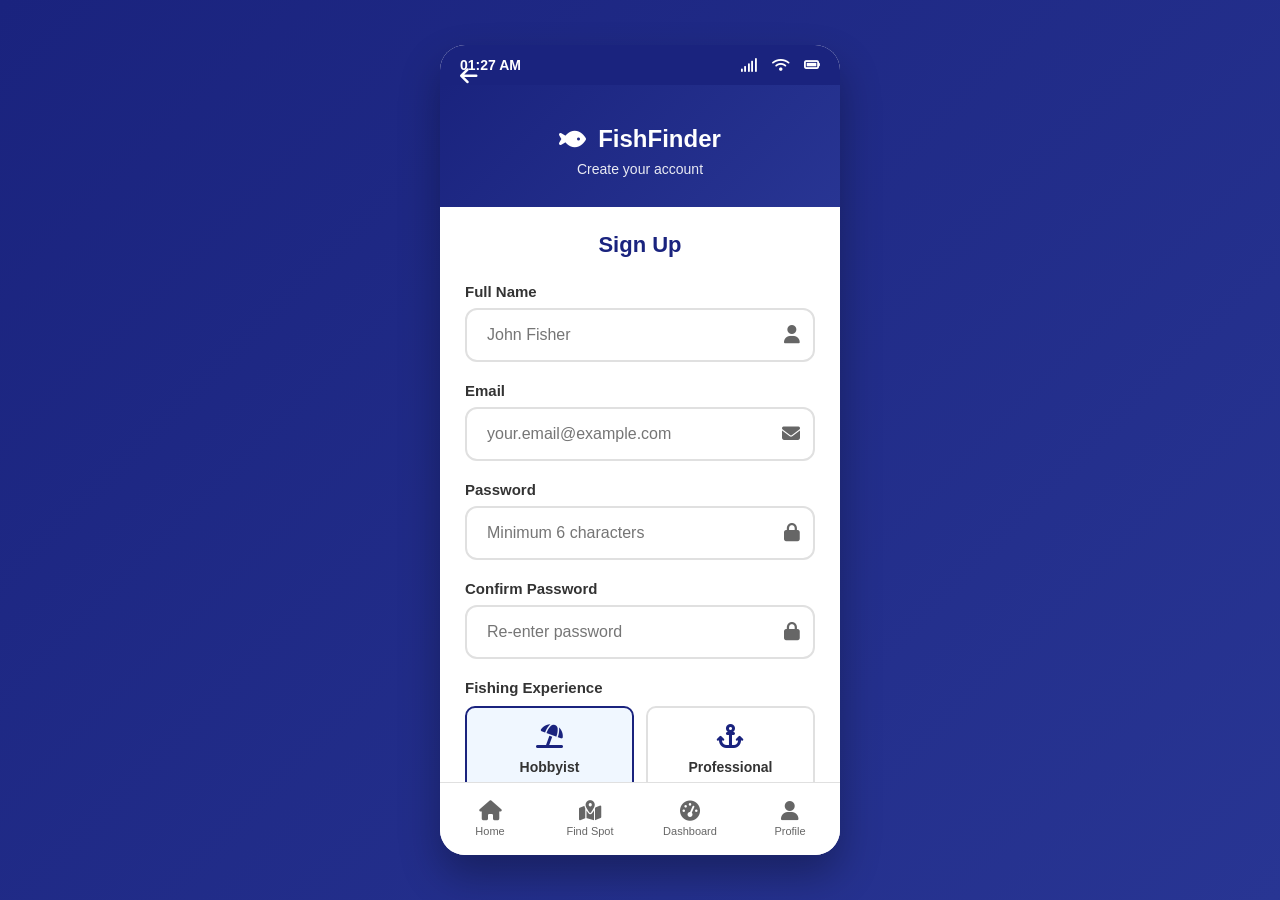
<file: fish_finder_ui/register.html>
<!DOCTYPE html>
<html lang="en">
  <head>
    <meta charset="UTF-8" />
    <meta name="viewport" content="width=device-width, initial-scale=1.0" />
    <title>Register - FishFinder</title>
    <link
      rel="stylesheet"
      href="https://cdnjs.cloudflare.com/ajax/libs/font-awesome/6.4.0/css/all.min.css"
    />
    <style>
      * {
        margin: 0;
        padding: 0;
        box-sizing: border-box;
        -webkit-tap-highlight-color: transparent;
        font-family: -apple-system, BlinkMacSystemFont, "Segoe UI", Roboto,
          sans-serif;
      }

      body {
        background: linear-gradient(135deg, #1a237e 0%, #283593 100%);
        height: 100vh;
        overflow: hidden;
        display: flex;
        justify-content: center;
        align-items: center;
        padding: 20px;
      }

      .mobile-container {
        width: 100%;
        max-width: 400px;
        height: 90vh;
        background: white;
        border-radius: 25px;
        overflow: hidden;
        box-shadow: 0 20px 40px rgba(0, 0, 0, 0.3);
        position: relative;
        display: flex;
        flex-direction: column;
      }

      .status-bar {
        background: #1a237e;
        color: white;
        padding: 12px 20px;
        display: flex;
        justify-content: space-between;
        align-items: center;
        font-size: 14px;
        font-weight: bold;
      }

      .back-btn {
        position: absolute;
        top: 20px;
        left: 20px;
        color: white;
        font-size: 20px;
        text-decoration: none;
        z-index: 10;
      }

      .register-header {
        background: linear-gradient(135deg, #1a237e 0%, #283593 100%);
        color: white;
        padding: 40px 20px 30px;
        text-align: center;
      }

      .register-header h1 {
        font-size: 24px;
        margin-bottom: 8px;
        display: flex;
        align-items: center;
        justify-content: center;
        gap: 12px;
      }

      .register-header p {
        opacity: 0.9;
        font-size: 14px;
      }

      .register-content {
        flex: 1;
        padding: 25px;
        overflow-y: auto;
      }

      .form-title {
        font-size: 22px;
        font-weight: bold;
        color: #1a237e;
        margin-bottom: 25px;
        text-align: center;
      }

      .form-group {
        margin-bottom: 20px;
      }

      .form-label {
        display: block;
        margin-bottom: 8px;
        font-weight: 600;
        color: #333;
        font-size: 15px;
      }

      .input-with-icon {
        position: relative;
      }

      .form-input {
        width: 100%;
        padding: 16px 45px 16px 20px;
        border: 2px solid #e0e0e0;
        border-radius: 12px;
        font-size: 16px;
        transition: all 0.3s;
      }

      .form-input:focus {
        outline: none;
        border-color: #1a237e;
      }

      .input-icon {
        position: absolute;
        right: 15px;
        top: 50%;
        transform: translateY(-50%);
        color: #666;
        font-size: 18px;
      }

      .fisher-type {
        margin: 20px 0;
      }

      .type-grid {
        display: grid;
        grid-template-columns: 1fr 1fr;
        gap: 12px;
        margin-top: 10px;
      }

      .type-option {
        padding: 15px 12px;
        border: 2px solid #e0e0e0;
        border-radius: 10px;
        background: white;
        text-align: center;
        cursor: pointer;
        transition: all 0.3s;
      }

      .type-option.selected {
        border-color: #1a237e;
        background: #f0f7ff;
      }

      .type-icon {
        font-size: 24px;
        color: #1a237e;
        margin-bottom: 8px;
      }

      .type-name {
        font-size: 14px;
        font-weight: 600;
        color: #333;
        margin-bottom: 4px;
      }

      .register-button {
        background: #1a237e;
        color: white;
        border: none;
        padding: 18px;
        border-radius: 12px;
        font-size: 16px;
        font-weight: 600;
        width: 100%;
        display: flex;
        align-items: center;
        justify-content: center;
        gap: 10px;
        cursor: pointer;
        margin-top: 15px;
        transition: all 0.3s;
      }

      .register-button:active {
        transform: scale(0.98);
        background: #283593;
      }

      .terms {
        display: flex;
        align-items: flex-start;
        gap: 10px;
        margin: 20px 0;
        color: #666;
        font-size: 14px;
      }

      .terms input[type="checkbox"] {
        margin-top: 3px;
        width: 18px;
        height: 18px;
      }

      .terms a {
        color: #1a237e;
        text-decoration: none;
        font-weight: 500;
      }

      .login-link {
        text-align: center;
        margin-top: 25px;
        color: #666;
        font-size: 15px;
      }

      .login-link a {
        color: #1a237e;
        text-decoration: none;
        font-weight: 600;
      }

      .bottom-nav {
        position: absolute;
        bottom: 0;
        left: 0;
        right: 0;
        background: white;
        border-top: 1px solid #e0e0e0;
        display: flex;
        padding: 10px 0;
        z-index: 1000;
      }

      .nav-item {
        flex: 1;
        text-align: center;
        padding: 8px 5px;
        color: #666;
        text-decoration: none;
        font-size: 11px;
        font-weight: 500;
      }

      .nav-item.active {
        color: #1a237e;
        font-weight: 600;
      }

      .nav-icon {
        display: block;
        font-size: 20px;
        margin-bottom: 4px;
      }

      @media (max-width: 400px) {
        .mobile-container {
          border-radius: 20px;
        }

        .register-content {
          padding: 20px;
        }

        .type-grid {
          grid-template-columns: 1fr;
        }
      }
    </style>
  </head>
  <body>
    <div class="mobile-container">
      <!-- Status Bar -->
      <div class="status-bar">
        <div id="currentTime">09:41</div>
        <div>
          <i class="fas fa-signal"></i>
          <i class="fas fa-wifi" style="margin: 0 10px"></i>
          <i class="fas fa-battery-full"></i>
        </div>
      </div>

      <!-- Back Button -->
      <a href="index.html" class="back-btn">
        <i class="fas fa-arrow-left"></i>
      </a>

      <!-- Register Header -->
      <div class="register-header">
        <h1><i class="fas fa-fish"></i> FishFinder</h1>
        <p>Create your account</p>
      </div>

      <!-- Register Content -->
      <div class="register-content">
        <div class="form-title">Sign Up</div>

        <!-- Full Name -->
        <div class="form-group">
          <label class="form-label">Full Name</label>
          <div class="input-with-icon">
            <input
              type="text"
              class="form-input"
              id="fullName"
              placeholder="John Fisher"
            />
            <i class="fas fa-user input-icon"></i>
          </div>
        </div>

        <!-- Email -->
        <div class="form-group">
          <label class="form-label">Email</label>
          <div class="input-with-icon">
            <input
              type="email"
              class="form-input"
              id="email"
              placeholder="your.email@example.com"
            />
            <i class="fas fa-envelope input-icon"></i>
          </div>
        </div>

        <!-- Password -->
        <div class="form-group">
          <label class="form-label">Password</label>
          <div class="input-with-icon">
            <input
              type="password"
              class="form-input"
              id="password"
              placeholder="Minimum 6 characters"
            />
            <i class="fas fa-lock input-icon"></i>
          </div>
        </div>

        <!-- Confirm Password -->
        <div class="form-group">
          <label class="form-label">Confirm Password</label>
          <div class="input-with-icon">
            <input
              type="password"
              class="form-input"
              id="confirmPassword"
              placeholder="Re-enter password"
            />
            <i class="fas fa-lock input-icon"></i>
          </div>
        </div>

        <!-- Fisher Type -->
        <div class="fisher-type">
          <label class="form-label">Fishing Experience</label>
          <div class="type-grid">
            <div class="type-option selected" onclick="selectType('hobbyist')">
              <div class="type-icon">
                <i class="fas fa-umbrella-beach"></i>
              </div>
              <div class="type-name">Hobbyist</div>
            </div>

            <div class="type-option" onclick="selectType('professional')">
              <div class="type-icon">
                <i class="fas fa-anchor"></i>
              </div>
              <div class="type-name">Professional</div>
            </div>

            <div class="type-option" onclick="selectType('guide')">
              <div class="type-icon">
                <i class="fas fa-user-tie"></i>
              </div>
              <div class="type-name">Guide</div>
            </div>

            <div class="type-option" onclick="selectType('advanced')">
              <div class="type-icon">
                <i class="fas fa-trophy"></i>
              </div>
              <div class="type-name">Advanced</div>
            </div>
          </div>
        </div>

        <!-- Terms -->
        <div class="terms">
          <input type="checkbox" id="termsCheckbox" />
          <label for="termsCheckbox">
            I agree to the <a href="#">Terms</a> and
            <a href="#">Privacy Policy</a>
          </label>
        </div>

        <!-- Register Button -->
        <button class="register-button" onclick="handleRegister()">
          <i class="fas fa-user-plus"></i>
          Create Account
        </button>

        <!-- Login Link -->
        <div class="login-link">
          Already have an account?
          <a href="login.html">Sign in here</a>
        </div>
      </div>

      <!-- Bottom Navigation -->
      <div class="bottom-nav">
        <a href="index.html" class="nav-item">
          <i class="fas fa-home nav-icon"></i>
          Home
        </a>
        <a href="find-spot.html" class="nav-item">
          <i class="fas fa-map-marked-alt nav-icon"></i>
          Find Spot
        </a>
        <a href="home.html" class="nav-item">
          <i class="fas fa-tachometer-alt nav-icon"></i>
          Dashboard
        </a>
        <a href="profile.html" class="nav-item">
          <i class="fas fa-user nav-icon"></i>
          Profile
        </a>
      </div>
    </div>

    <script>
      // Update time
      function updateTime() {
        const now = new Date();
        const timeString = now.toLocaleTimeString("en-US", {
          hour: "2-digit",
          minute: "2-digit",
        });
        document.getElementById("currentTime").textContent = timeString;
      }

      updateTime();
      setInterval(updateTime, 60000);

      let selectedType = "hobbyist";

      function selectType(type) {
        // Remove selected class from all
        const options = document.querySelectorAll(".type-option");
        options.forEach((option) => option.classList.remove("selected"));

        // Add selected to clicked
        event.currentTarget.classList.add("selected");
        selectedType = type;
      }

      function handleRegister() {
        const fullName = document.getElementById("fullName").value.trim();
        const email = document.getElementById("email").value.trim();
        const password = document.getElementById("password").value.trim();
        const confirmPassword = document
          .getElementById("confirmPassword")
          .value.trim();
        const termsAccepted = document.getElementById("termsCheckbox").checked;

        // Validation
        if (!fullName || !email || !password || !confirmPassword) {
          alert("Please fill in all fields");
          return;
        }

        if (!email.includes("@") || !email.includes(".")) {
          alert("Please enter a valid email address");
          return;
        }

        if (password.length < 6) {
          alert("Password must be at least 6 characters");
          return;
        }

        if (password !== confirmPassword) {
          alert("Passwords don't match");
          return;
        }

        if (!termsAccepted) {
          alert("Please accept the terms and conditions");
          return;
        }

        const button = event.currentTarget;
        const originalText = button.innerHTML;
        button.innerHTML =
          '<i class="fas fa-spinner fa-spin"></i> Creating account...';
        button.disabled = true;

        setTimeout(() => {
          // Save user data to localStorage
          const userData = {
            fullName: fullName,
            email: email,
            fisherType: selectedType,
            registrationDate: new Date().toISOString(),
            role: "user",
            preferences: {
              fishingType: selectedType === "professional" ? "sea" : "all",
              notifications: true,
              theme: "default",
              language: "en",
            },
          };

          // Store all user data
          localStorage.setItem("userData", JSON.stringify(userData));
          localStorage.setItem("userLoggedIn", "true");
          localStorage.setItem("userEmail", email);
          localStorage.setItem("userName", fullName);
          localStorage.setItem("fisherType", selectedType);
          localStorage.setItem("userRole", "user");

          button.innerHTML = originalText;
          button.disabled = false;

          alert("Account created successfully! Welcome to FishFinder 🎣");
          window.location.href = "home.html";
        }, 1200);
      }

      // Initialize
      document.addEventListener("DOMContentLoaded", function () {
        // Check if already logged in
        if (localStorage.getItem("userLoggedIn") === "true") {
          window.location.href = "home.html";
          return;
        }

        // Touch feedback
        const typeOptions = document.querySelectorAll(".type-option");
        typeOptions.forEach((option) => {
          option.addEventListener("touchstart", function () {
            this.style.opacity = "0.7";
          });
          option.addEventListener("touchend", function () {
            this.style.opacity = "1";
          });
        });

        const buttons = document.querySelectorAll("button, .nav-item");
        buttons.forEach((btn) => {
          btn.addEventListener("touchstart", function () {
            this.style.opacity = "0.7";
          });
          btn.addEventListener("touchend", function () {
            this.style.opacity = "1";
          });
        });

        // Clear any previous demo/guest data
        localStorage.removeItem("touristMode");
        localStorage.removeItem("isTourist");
        localStorage.removeItem("isGuest");
        localStorage.removeItem("guestLogin");

        console.log("Register page loaded successfully");
      });
    </script>
  </body>
</html>
</file>
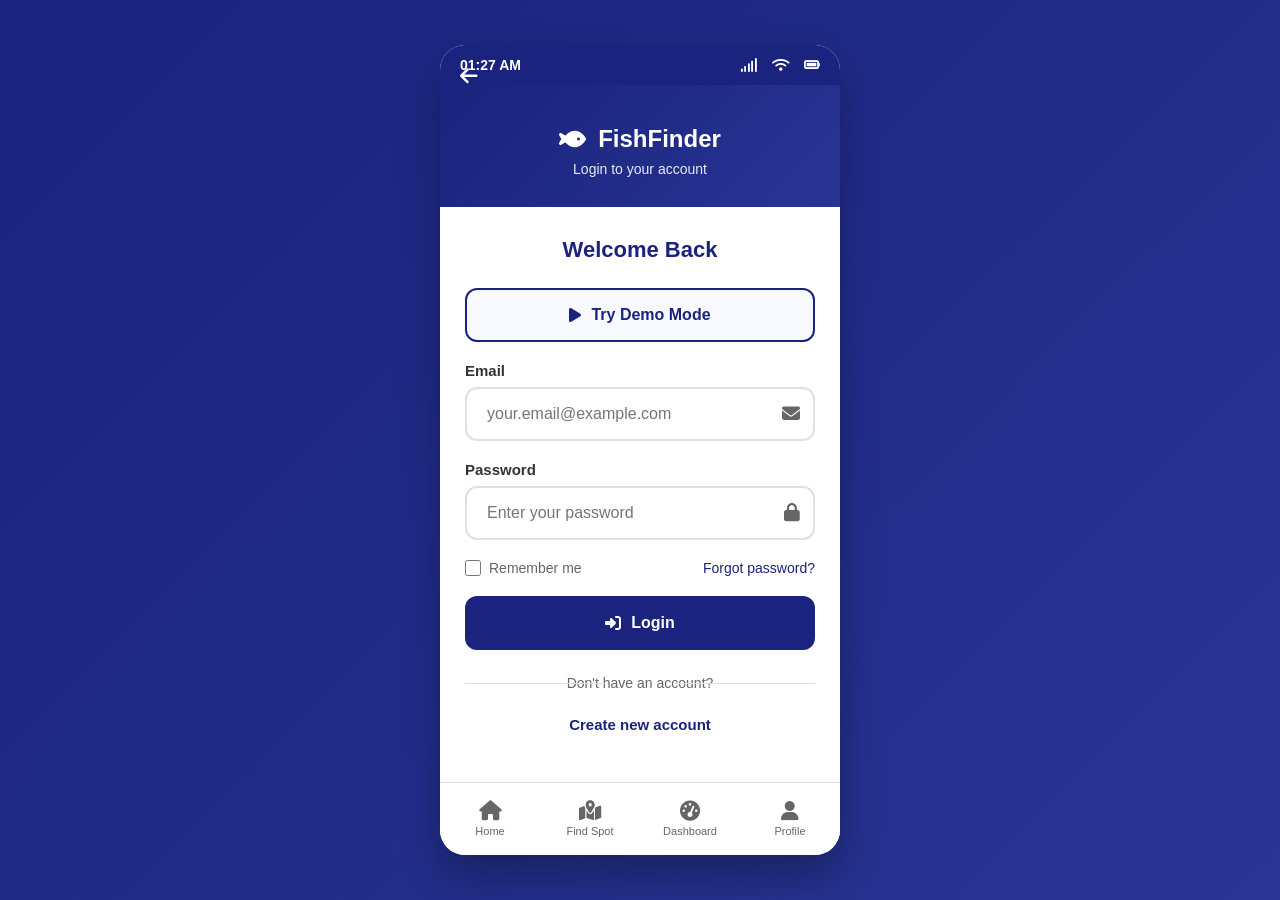
<file: fish_finder_ui/routes-acces.html>
<!DOCTYPE html>
<html lang="en">
  <head>
    <meta charset="UTF-8" />
    <meta
      name="viewport"
      content="width=device-width, initial-scale=1.0, maximum-scale=1.0, user-scalable=no"
    />
    <title>FishFinder - Routes & Access</title>
    <link
      rel="stylesheet"
      href="https://cdnjs.cloudflare.com/ajax/libs/font-awesome/6.4.0/css/all.min.css"
    />
    <style>
      * {
        margin: 0;
        padding: 0;
        box-sizing: border-box;
        -webkit-tap-highlight-color: transparent;
        font-family: -apple-system, BlinkMacSystemFont, "Segoe UI", Roboto,
          sans-serif;
      }

      body {
        background: linear-gradient(135deg, #1a237e 0%, #283593 100%);
        height: 100vh;
        overflow: hidden;
        display: flex;
        justify-content: center;
        align-items: center;
        padding: 20px;
      }

      .mobile-container {
        width: 100%;
        max-width: 400px;
        height: 90vh;
        background: white;
        border-radius: 25px;
        overflow: hidden;
        box-shadow: 0 20px 40px rgba(0, 0, 0, 0.3);
        position: relative;
      }

      .status-bar {
        background: #1a237e;
        color: white;
        padding: 15px 20px;
        display: flex;
        justify-content: space-between;
        align-items: center;
        font-size: 14px;
        font-weight: bold;
      }

      .app-header {
        background: linear-gradient(135deg, #1a237e 0%, #283593 100%);
        color: white;
        padding: 25px 20px;
        position: relative;
      }

      .header-left {
        display: flex;
        align-items: center;
        gap: 15px;
      }

      .back-button {
        background: rgba(255, 255, 255, 0.1);
        border: 1px solid rgba(255, 255, 255, 0.3);
        color: white;
        width: 40px;
        height: 40px;
        border-radius: 50%;
        display: flex;
        align-items: center;
        justify-content: center;
        font-size: 18px;
        cursor: pointer;
        transition: all 0.3s;
      }

      .back-button:active {
        transform: scale(0.9);
      }

      .header-title h2 {
        font-size: 20px;
        margin-bottom: 5px;
        display: flex;
        align-items: center;
        gap: 10px;
      }

      .header-title p {
        opacity: 0.9;
        font-size: 14px;
      }

      .app-content {
        height: calc(100% - 120px);
        overflow-y: auto;
        padding: 20px;
        padding-bottom: 80px;
      }

      .section-title {
        font-size: 18px;
        font-weight: 600;
        color: #1a237e;
        margin: 20px 0 15px;
        display: flex;
        align-items: center;
        gap: 10px;
      }

      .route-card {
        background: white;
        border: 1px solid #e0e0e0;
        border-radius: 15px;
        padding: 20px;
        margin-bottom: 15px;
        cursor: pointer;
        transition: all 0.3s;
      }

      .route-card:active {
        transform: scale(0.98);
        border-color: #1a237e;
      }

      .route-header {
        display: flex;
        justify-content: space-between;
        align-items: center;
        margin-bottom: 15px;
      }

      .route-name {
        font-size: 18px;
        font-weight: 600;
        color: #1a237e;
      }

      .route-status {
        background: #4caf50;
        color: white;
        padding: 5px 12px;
        border-radius: 20px;
        font-size: 12px;
        font-weight: 600;
      }

      .route-status.warning {
        background: #ff9800;
      }

      .route-details {
        color: #666;
        font-size: 14px;
        line-height: 1.5;
        margin-bottom: 15px;
      }

      .route-stats {
        display: flex;
        gap: 20px;
        margin-bottom: 15px;
      }

      .stat-item {
        display: flex;
        flex-direction: column;
        align-items: center;
      }

      .stat-value {
        font-size: 20px;
        font-weight: bold;
        color: #1a237e;
      }

      .stat-label {
        font-size: 12px;
        color: #666;
        margin-top: 5px;
      }

      .route-button {
        background: #1a237e;
        color: white;
        border: none;
        padding: 12px 20px;
        border-radius: 10px;
        font-size: 14px;
        font-weight: 600;
        width: 100%;
        cursor: pointer;
        display: flex;
        align-items: center;
        justify-content: center;
        gap: 10px;
      }

      .access-info {
        background: #f5f5f5;
        border-radius: 12px;
        padding: 20px;
        margin-top: 20px;
      }

      .access-info h4 {
        color: #1a237e;
        margin-bottom: 10px;
        font-size: 16px;
      }

      .access-info ul {
        padding-left: 20px;
        color: #666;
        font-size: 14px;
        line-height: 1.6;
      }

      .access-info li {
        margin-bottom: 8px;
      }

      .bottom-nav {
        position: absolute;
        bottom: 0;
        left: 0;
        right: 0;
        background: white;
        border-top: 1px solid #e0e0e0;
        display: flex;
        padding: 10px 0;
        z-index: 1000;
      }

      .nav-item {
        flex: 1;
        text-align: center;
        padding: 10px 5px;
        color: #666;
        text-decoration: none;
        font-size: 11px;
      }

      .nav-item.active {
        color: #1a237e;
      }

      .nav-icon {
        display: block;
        font-size: 22px;
        margin-bottom: 5px;
      }

      @media (max-width: 400px) {
        .mobile-container {
          border-radius: 20px;
        }

        .route-card {
          padding: 15px;
        }
      }
    </style>
  </head>
  <body>
    <div class="mobile-container">
      <div class="status-bar">
        <div id="currentTime">09:41</div>
        <div>
          <i class="fas fa-signal"></i>
          <i class="fas fa-wifi" style="margin: 0 10px"></i>
          <i class="fas fa-battery-full"></i>
        </div>
      </div>

      <div class="app-header">
        <div class="header-left">
          <button class="back-button" onclick="goBack()">
            <i class="fas fa-arrow-left"></i>
          </button>
          <div class="header-title">
            <h2><i class="fas fa-road"></i> Routes & Access</h2>
            <p>Best ways to reach fishing spots</p>
          </div>
        </div>
      </div>

      <div class="app-content">
        <div class="section-title">
          <i class="fas fa-map-signs"></i>
          Recommended Routes
        </div>

        <div class="route-card" onclick="selectRoute('Coastal Road')">
          <div class="route-header">
            <div class="route-name">Coastal Road Route</div>
            <div class="route-status">Best Route</div>
          </div>

          <div class="route-details">
            Scenic coastal road with beautiful views. Well-maintained and
            suitable for all vehicles.
          </div>

          <div class="route-stats">
            <div class="stat-item">
              <div class="stat-value">45 min</div>
              <div class="stat-label">Duration</div>
            </div>
            <div class="stat-item">
              <div class="stat-value">28 km</div>
              <div class="stat-label">Distance</div>
            </div>
            <div class="stat-item">
              <div class="stat-value">Easy</div>
              <div class="stat-label">Difficulty</div>
            </div>
          </div>

          <button class="route-button">
            <i class="fas fa-directions"></i>
            Use This Route
          </button>
        </div>

        <div class="route-card" onclick="selectRoute('Mountain Pass')">
          <div class="route-header">
            <div class="route-name">Mountain Pass Route</div>
            <div class="route-status warning">Challenging</div>
          </div>

          <div class="route-details">
            Shorter but more challenging route through mountain roads. 4x4
            vehicles recommended.
          </div>

          <div class="route-stats">
            <div class="stat-item">
              <div class="stat-value">35 min</div>
              <div class="stat-label">Duration</div>
            </div>
            <div class="stat-item">
              <div class="stat-value">18 km</div>
              <div class="stat-label">Distance</div>
            </div>
            <div class="stat-item">
              <div class="stat-value">Hard</div>
              <div class="stat-label">Difficulty</div>
            </div>
          </div>
        </div>

        <div class="route-card" onclick="selectRoute('Boat Access')">
          <div class="route-header">
            <div class="route-name">Boat Access Route</div>
            <div class="route-status">By Sea</div>
          </div>

          <div class="route-details">
            Access by boat from Marmaris Marina. Best for offshore fishing
            spots.
          </div>

          <div class="route-stats">
            <div class="stat-item">
              <div class="stat-value">25 min</div>
              <div class="stat-label">Duration</div>
            </div>
            <div class="stat-item">
              <div class="stat-value">8 km</div>
              <div class="stat-label">Distance</div>
            </div>
            <div class="stat-item">
              <div class="stat-value">Medium</div>
              <div class="stat-label">Difficulty</div>
            </div>
          </div>
        </div>

        <div class="section-title">
          <i class="fas fa-info-circle"></i>
          Access Information
        </div>

        <div class="access-info">
          <h4>Important Notes:</h4>
          <ul>
            <li>Some routes may require 4x4 vehicles during rainy season</li>
            <li>Check tide times for beach access routes</li>
            <li>Private property signs must be respected</li>
            <li>Marina access requires prior arrangement</li>
            <li>Always carry emergency supplies and water</li>
          </ul>
        </div>

        <!-- DÜZELTİLMİŞ LİNK - map.html'e yönlendir -->
        <button
          onclick="navigateToMap()"
          style="
            background: transparent;
            border: 2px solid #1a237e;
            color: #1a237e;
            padding: 15px;
            border-radius: 12px;
            font-size: 15px;
            font-weight: 600;
            width: 100%;
            cursor: pointer;
            display: flex;
            align-items: center;
            justify-content: center;
            gap: 10px;
            margin-top: 20px;
          "
        >
          <i class="fas fa-map"></i>
          Open Interactive Map
        </button>
      </div>

      <div class="bottom-nav">
        <a href="home.html" class="nav-item">
          <i class="fas fa-home nav-icon"></i>
          Home
        </a>
        <a href="find-spot.html" class="nav-item">
          <i class="fas fa-map-marked-alt nav-icon"></i>
          Find Spot
        </a>
        <a href="map.html" class="nav-item active">
          <i class="fas fa-route nav-icon"></i>
          Map
        </a>
        <a href="profile.html" class="nav-item">
          <i class="fas fa-user nav-icon"></i>
          Profile
        </a>
      </div>
    </div>

    <script>
      function updateTime() {
        const now = new Date();
        const timeString = now.toLocaleTimeString("en-US", {
          hour: "2-digit",
          minute: "2-digit",
        });
        document.getElementById("currentTime").textContent = timeString;
      }

      updateTime();
      setInterval(updateTime, 60000);

      function goBack() {
        window.history.back();
      }

      function selectRoute(routeName) {
        alert(`"${routeName}" selected. Saving to your route...`);
        localStorage.setItem("selectedRoute", routeName);
        setTimeout(() => {
          window.location.href = "map.html";
        }, 1000);
      }

      // DÜZELTİLMİŞ LİNK FONKSİYONU
      function navigateToMap() {
        window.location.href = "map.html";
      }

      // EKLENEN LOGİN KONTROLÜ
      document.addEventListener("DOMContentLoaded", function () {
        // Check login status
        const userLoggedIn = localStorage.getItem("userLoggedIn");
        const isGuest = localStorage.getItem("isGuest") === "true";

        if (!userLoggedIn || userLoggedIn !== "true") {
          alert("Please login first to access routes");
          setTimeout(() => {
            window.location.href = "login.html";
          }, 500);
          return;
        }

        // Check if user is tourist
        const isTourist = localStorage.getItem("isTourist") === "true";
        if (isTourist) {
          // Show tourist-specific information
          console.log("Tourist user accessing routes");
        }

        // Interactive elements
        const cards = document.querySelectorAll(".route-card, button");
        cards.forEach((card) => {
          card.addEventListener("touchstart", function () {
            this.style.opacity = "0.7";
          });

          card.addEventListener("touchend", function () {
            this.style.opacity = "1";
          });
        });

        console.log("Routes & Access page loaded");
        console.log("User type:", isGuest ? "Guest" : "Registered");
      });
    </script>
  </body>
</html>
</file>
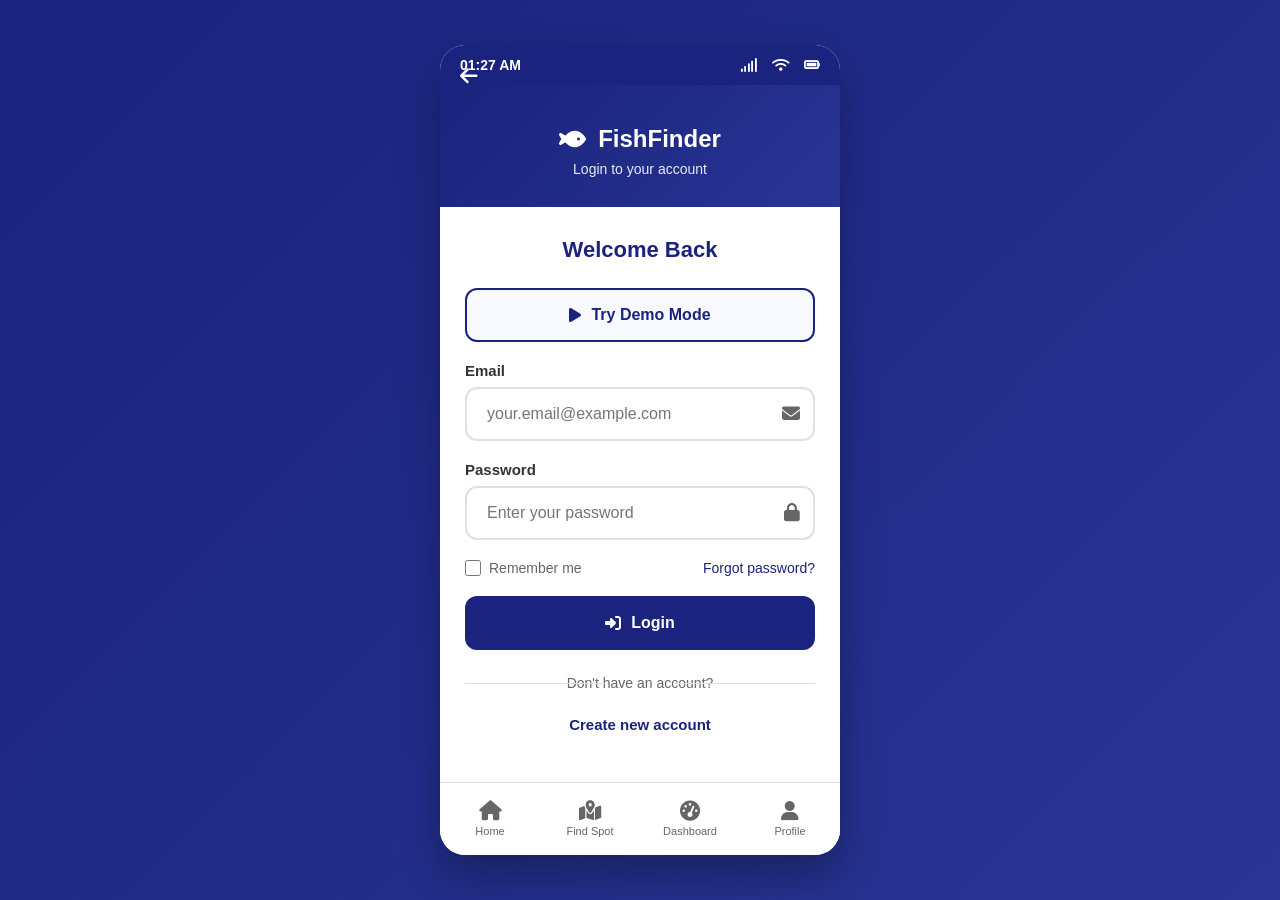
<file: fish_finder_ui/settings.html>
<!DOCTYPE html>
<html lang="en">
  <head>
    <meta charset="UTF-8" />
    <meta
      name="viewport"
      content="width=device-width, initial-scale=1.0, maximum-scale=1.0, user-scalable=no"
    />
    <title>FishFinder AI - Settings</title>
    <link
      rel="stylesheet"
      href="https://cdnjs.cloudflare.com/ajax/libs/font-awesome/6.4.0/css/all.min.css"
    />
    <style>
      * {
        margin: 0;
        padding: 0;
        box-sizing: border-box;
        -webkit-tap-highlight-color: transparent;
        font-family: -apple-system, BlinkMacSystemFont, "Segoe UI", Roboto,
          sans-serif;
      }

      body {
        background: linear-gradient(135deg, #1a237e 0%, #283593 100%);
        height: 100vh;
        overflow: hidden;
        display: flex;
        justify-content: center;
        align-items: center;
        padding: 20px;
      }

      .mobile-container {
        width: 100%;
        max-width: 400px;
        height: 90vh;
        background: white;
        border-radius: 25px;
        overflow: hidden;
        box-shadow: 0 20px 40px rgba(0, 0, 0, 0.3);
        position: relative;
      }

      .status-bar {
        background: #1a237e;
        color: white;
        padding: 15px 20px;
        display: flex;
        justify-content: space-between;
        align-items: center;
        font-size: 14px;
        font-weight: bold;
      }

      .app-header {
        background: linear-gradient(135deg, #1a237e 0%, #283593 100%);
        color: white;
        padding: 25px 20px;
        position: relative;
      }

      .header-left {
        display: flex;
        align-items: center;
        gap: 15px;
      }

      .back-button {
        background: rgba(255, 255, 255, 0.1);
        border: 1px solid rgba(255, 255, 255, 0.3);
        color: white;
        width: 40px;
        height: 40px;
        border-radius: 50%;
        display: flex;
        align-items: center;
        justify-content: center;
        font-size: 18px;
        cursor: pointer;
        transition: all 0.3s;
        text-decoration: none;
      }

      .back-button:active {
        transform: scale(0.9);
        background: rgba(255, 255, 255, 0.2);
      }

      .header-title h2 {
        font-size: 20px;
        margin-bottom: 5px;
        display: flex;
        align-items: center;
        gap: 10px;
      }

      .header-title p {
        opacity: 0.9;
        font-size: 14px;
      }

      .ai-badge {
        background: linear-gradient(135deg, #00bcd4 0%, #00838f 100%);
        color: white;
        padding: 6px 15px;
        border-radius: 15px;
        font-size: 12px;
        font-weight: bold;
        display: flex;
        align-items: center;
        gap: 8px;
        margin-left: auto;
        animation: pulse 2s infinite;
      }

      .app-content {
        height: calc(100% - 120px);
        overflow-y: auto;
        padding: 20px;
        padding-bottom: 80px;
      }

      .settings-section {
        margin-bottom: 25px;
      }

      .section-title {
        font-size: 18px;
        font-weight: 600;
        color: #1a237e;
        margin: 20px 0 15px;
        display: flex;
        align-items: center;
        gap: 10px;
      }

      .settings-item {
        display: flex;
        justify-content: space-between;
        align-items: center;
        padding: 18px 15px;
        background: white;
        border: 1px solid #e0e0e0;
        border-radius: 12px;
        margin-bottom: 10px;
        cursor: pointer;
        transition: all 0.3s;
      }

      .settings-item:active {
        transform: scale(0.98);
        background: #f8f9ff;
        border-color: #1a237e;
      }

      .item-left {
        display: flex;
        align-items: center;
        gap: 15px;
      }

      .item-icon {
        width: 40px;
        height: 40px;
        background: #e8eaf6;
        border-radius: 50%;
        display: flex;
        align-items: center;
        justify-content: center;
        font-size: 18px;
        color: #1a237e;
      }

      .item-icon.ai {
        background: linear-gradient(135deg, #00bcd4 0%, #00838f 100%);
        color: white;
      }

      .item-info h4 {
        font-size: 16px;
        color: #333;
        margin-bottom: 5px;
      }

      .item-info p {
        font-size: 12px;
        color: #666;
      }

      .item-right {
        display: flex;
        align-items: center;
        gap: 10px;
        color: #666;
      }

      .switch {
        position: relative;
        display: inline-block;
        width: 50px;
        height: 26px;
      }

      .switch input {
        opacity: 0;
        width: 0;
        height: 0;
      }

      .slider {
        position: absolute;
        cursor: pointer;
        top: 0;
        left: 0;
        right: 0;
        bottom: 0;
        background-color: #ccc;
        transition: 0.4s;
      }

      .slider:before {
        position: absolute;
        content: "";
        height: 18px;
        width: 18px;
        left: 4px;
        bottom: 4px;
        background-color: white;
        transition: 0.4s;
      }

      input:checked + .slider {
        background-color: #1a237e;
      }

      input:checked + .slider.ai-active {
        background-color: #00bcd4;
      }

      input:checked + .slider:before {
        transform: translateX(24px);
      }

      .slider.round {
        border-radius: 34px;
      }

      .slider.round:before {
        border-radius: 50%;
      }

      .select-dropdown {
        padding: 8px 15px;
        border: 1px solid #e0e0e0;
        border-radius: 8px;
        background: white;
        color: #333;
        font-size: 14px;
        min-width: 120px;
        cursor: pointer;
      }

      .ai-model-info {
        background: #e3f2fd;
        border: 1px solid #bbdefb;
        border-radius: 8px;
        padding: 12px;
        margin-top: 10px;
        font-size: 12px;
        color: #455a64;
        line-height: 1.4;
        display: none;
      }

      .ai-model-info.show {
        display: block;
      }

      .ai-model-info .info-icon {
        color: #2196f3;
        margin-right: 8px;
      }

      .fisher-type-display {
        background: linear-gradient(135deg, #1a237e 0%, #283593 100%);
        color: white;
        padding: 8px 15px;
        border-radius: 20px;
        font-size: 12px;
        font-weight: bold;
      }

      .fisher-type-display.hobby {
        background: linear-gradient(135deg, #4caf50 0%, #2e7d32 100%);
      }

      .fisher-type-display.professional {
        background: linear-gradient(135deg, #ff9800 0%, #ef6c00 100%);
      }

      .fisher-type-display.guide {
        background: linear-gradient(135deg, #9c27b0 0%, #7b1fa2 100%);
      }

      .fisher-type-display.advanced {
        background: linear-gradient(135deg, #2196f3 0%, #0d47a1 100%);
      }

      .logout-button {
        background: #f44336;
        color: white;
        border: none;
        padding: 18px;
        border-radius: 12px;
        font-size: 16px;
        font-weight: 600;
        width: 100%;
        display: flex;
        align-items: center;
        justify-content: center;
        gap: 10px;
        cursor: pointer;
        margin-top: 30px;
        transition: all 0.3s;
      }

      .logout-button:active {
        transform: scale(0.98);
        opacity: 0.9;
        background: #d32f2f;
      }

      .save-button {
        background: #4caf50;
        color: white;
        border: none;
        padding: 15px;
        border-radius: 12px;
        font-size: 16px;
        font-weight: 600;
        width: 100%;
        display: flex;
        align-items: center;
        justify-content: center;
        gap: 10px;
        cursor: pointer;
        margin-top: 15px;
        transition: all 0.3s;
      }

      .save-button:active {
        transform: scale(0.98);
        opacity: 0.9;
        background: #388e3c;
      }

      .bottom-nav {
        position: absolute;
        bottom: 0;
        left: 0;
        right: 0;
        background: white;
        border-top: 1px solid #e0e0e0;
        display: flex;
        padding: 10px 0;
        z-index: 1000;
      }

      .nav-item {
        flex: 1;
        text-align: center;
        padding: 10px 5px;
        color: #666;
        text-decoration: none;
        font-size: 11px;
      }

      .nav-item.active {
        color: #1a237e;
      }

      .nav-icon {
        display: block;
        font-size: 22px;
        margin-bottom: 5px;
      }

      @keyframes pulse {
        0%,
        100% {
          opacity: 1;
        }
        50% {
          opacity: 0.8;
        }
      }

      @media (max-width: 400px) {
        .mobile-container {
          border-radius: 20px;
        }

        .settings-item {
          padding: 15px 12px;
        }
      }
    </style>
  </head>
  <body>
    <div class="mobile-container">
      <div class="status-bar">
        <div id="currentTime">09:41</div>
        <div>
          <i
            class="fas fa-brain"
            style="margin-right: 10px; color: #00bcd4"
          ></i>
          <i class="fas fa-signal"></i>
          <i class="fas fa-wifi" style="margin: 0 10px"></i>
          <i class="fas fa-battery-full"></i>
        </div>
      </div>

      <div class="app-header">
        <div class="header-left">
          <a href="home.html" class="back-button">
            <i class="fas fa-arrow-left"></i>
          </a>
          <div class="header-title">
            <h2><i class="fas fa-cog"></i> AI Settings</h2>
            <p>Manage AI models & preferences</p>
          </div>
          <div class="ai-badge">
            <i class="fas fa-brain"></i>
            AI ACTIVE
          </div>
        </div>
      </div>

      <div class="app-content">
        <!-- AI MODEL SETTINGS -->
        <div class="settings-section">
          <div class="section-title">
            <i class="fas fa-robot"></i>
            AI Model Preferences
          </div>

          <div class="settings-item">
            <div class="item-left">
              <div class="item-icon ai">
                <i class="fas fa-brain"></i>
              </div>
              <div class="item-info">
                <h4>Fish Prediction Model</h4>
                <p>Balance between speed and accuracy</p>
              </div>
            </div>
            <div class="item-right">
              <select class="select-dropdown" id="aiModelSelect">
                <option value="fast">Fast (Quick predictions)</option>
                <option value="balanced" selected>
                  Balanced (Recommended)
                </option>
                <option value="accurate">High Accuracy (Slow)</option>
              </select>
            </div>
          </div>

          <div class="settings-item" onclick="toggleModelInfo()">
            <div class="item-left">
              <div class="item-icon ai">
                <i class="fas fa-chart-line"></i>
              </div>
              <div class="item-info">
                <h4>Historical Analysis Depth</h4>
                <p>How far back AI analyzes patterns</p>
              </div>
            </div>
            <div class="item-right">
              <select class="select-dropdown" id="historyDepthSelect">
                <option value="1month">1 Month</option>
                <option value="3months" selected>3 Months</option>
                <option value="6months">6 Months</option>
                <option value="1year">1 Year</option>
              </select>
            </div>
          </div>

          <div class="ai-model-info" id="modelInfo">
            <i class="fas fa-info-circle info-icon"></i>
            <strong>AI Model Information:</strong> The prediction model uses
            machine learning to analyze water temperature, weather patterns, and
            historical catch data. Higher accuracy models use more computational
            resources.
          </div>

          <div class="settings-item">
            <div class="item-left">
              <div class="item-icon ai">
                <i class="fas fa-bolt"></i>
              </div>
              <div class="item-info">
                <h4>Real-time AI Updates</h4>
                <p>Update AI predictions in real-time</p>
              </div>
            </div>
            <div class="item-right">
              <label class="switch">
                <input type="checkbox" id="realtimeAiToggle" checked />
                <span class="slider round ai-active"></span>
              </label>
            </div>
          </div>
        </div>

        <!-- DATA & PRIVACY -->
        <div class="settings-section">
          <div class="section-title">
            <i class="fas fa-database"></i>
            AI Data & Privacy
          </div>

          <div class="settings-item">
            <div class="item-left">
              <div class="item-icon">
                <i class="fas fa-share-alt"></i>
              </div>
              <div class="item-info">
                <h4>Share Data for AI Training</h4>
                <p>Anonymous data helps improve AI models</p>
              </div>
            </div>
            <div class="item-right">
              <label class="switch">
                <input type="checkbox" id="dataSharingToggle" checked />
                <span class="slider round"></span>
              </label>
            </div>
          </div>

          <div class="settings-item" onclick="manageTrainingData()">
            <div class="item-left">
              <div class="item-icon">
                <i class="fas fa-chart-bar"></i>
              </div>
              <div class="item-info">
                <h4>AI Training Data</h4>
                <p>View or delete your contributed data</p>
              </div>
            </div>
            <div class="item-right">
              <i class="fas fa-chevron-right"></i>
            </div>
          </div>

          <div class="settings-item" onclick="exportAiData()">
            <div class="item-left">
              <div class="item-icon">
                <i class="fas fa-file-export"></i>
              </div>
              <div class="item-info">
                <h4>Export AI Insights</h4>
                <p>Download your personal AI analysis</p>
              </div>
            </div>
            <div class="item-right">
              <i class="fas fa-chevron-right"></i>
            </div>
          </div>
        </div>

        <!-- REAL-TIME ALERTS -->
        <div class="settings-section">
          <div class="section-title">
            <i class="fas fa-bell"></i>
            AI Smart Alerts
          </div>

          <div class="settings-item">
            <div class="item-left">
              <div class="item-icon">
                <i class="fas fa-water"></i>
              </div>
              <div class="item-info">
                <h4>Environmental Alerts</h4>
                <p>Water temp, wind, wave changes</p>
              </div>
            </div>
            <div class="item-right">
              <label class="switch">
                <input type="checkbox" id="environmentalAlertsToggle" checked />
                <span class="slider round"></span>
              </label>
            </div>
          </div>

          <div class="settings-item">
            <div class="item-left">
              <div class="item-icon">
                <i class="fas fa-fish"></i>
              </div>
              <div class="item-info">
                <h4>Fish Pattern Alerts</h4>
                <p>AI detects optimal fishing times</p>
              </div>
            </div>
            <div class="item-right">
              <label class="switch">
                <input type="checkbox" id="patternAlertsToggle" checked />
                <span class="slider round"></span>
              </label>
            </div>
          </div>

          <div class="settings-item">
            <div class="item-left">
              <div class="item-icon">
                <i class="fas fa-shield-alt"></i>
              </div>
              <div class="item-info">
                <h4>AI Safety Alerts</h4>
                <p>Weather warnings, risk assessments</p>
              </div>
            </div>
            <div class="item-right">
              <label class="switch">
                <input type="checkbox" id="safetyAlertsToggle" checked />
                <span class="slider round"></span>
              </label>
            </div>
          </div>
        </div>

        <!-- FISHER TYPE MANAGEMENT -->
        <div class="settings-section">
          <div class="section-title">
            <i class="fas fa-user-tie"></i>
            Fisher Type Management
          </div>

          <div class="settings-item">
            <div class="item-left">
              <div class="item-icon">
                <i class="fas fa-id-card"></i>
              </div>
              <div class="item-info">
                <h4>Your Fisher Type</h4>
                <p>Current account type and features</p>
              </div>
            </div>
            <div class="item-right">
              <div class="fisher-type-display" id="fisherTypeDisplay">
                Loading...
              </div>
            </div>
          </div>

          <div class="settings-item" onclick="upgradeAccount()">
            <div class="item-left">
              <div class="item-icon">
                <i class="fas fa-arrow-up"></i>
              </div>
              <div class="item-info">
                <h4>Upgrade Account</h4>
                <p>Get access to advanced AI features</p>
              </div>
            </div>
            <div class="item-right">
              <i class="fas fa-chevron-right"></i>
            </div>
          </div>
        </div>

        <!-- APPEARANCE & UNITS -->
        <div class="settings-section">
          <div class="section-title">
            <i class="fas fa-palette"></i>
            Appearance & Units
          </div>

          <div class="settings-item">
            <div class="item-left">
              <div class="item-icon">
                <i class="fas fa-ruler"></i>
              </div>
              <div class="item-info">
                <h4>Measurement Units</h4>
                <p>For AI predictions and data</p>
              </div>
            </div>
            <div class="item-right">
              <select class="select-dropdown" id="unitsSelect">
                <option value="metric">Metric (km, m, °C)</option>
                <option value="imperial">Imperial (miles, ft, °F)</option>
              </select>
            </div>
          </div>

          <div class="settings-item">
            <div class="item-left">
              <div class="item-icon">
                <i class="fas fa-moon"></i>
              </div>
              <div class="item-info">
                <h4>Dark Mode</h4>
                <p>Switch between themes</p>
              </div>
            </div>
            <div class="item-right">
              <label class="switch">
                <input type="checkbox" id="darkModeToggle" />
                <span class="slider round"></span>
              </label>
            </div>
          </div>
        </div>

        <!-- Save Settings Button -->
        <button class="save-button" onclick="saveAllSettings()">
          <i class="fas fa-save"></i>
          Save All Settings
        </button>

        <!-- Logout Button -->
        <button class="logout-button" onclick="logout()">
          <i class="fas fa-sign-out-alt"></i>
          Logout
        </button>
      </div>

      <div class="bottom-nav">
        <a href="home.html" class="nav-item">
          <i class="fas fa-home nav-icon"></i>
          Dashboard
        </a>
        <a href="find-spot.html" class="nav-item">
          <i class="fas fa-map-marked-alt nav-icon"></i>
          Find Spot
        </a>
        <a href="map.html" class="nav-item">
          <i class="fas fa-map nav-icon"></i>
          Map
        </a>
        <a href="settings.html" class="nav-item active">
          <i class="fas fa-cog nav-icon"></i>
          Settings
        </a>
      </div>
    </div>

    <script>
      // Update time
      function updateTime() {
        const now = new Date();
        const timeString = now.toLocaleTimeString("en-US", {
          hour: "2-digit",
          minute: "2-digit",
        });
        document.getElementById("currentTime").textContent = timeString;
      }

      updateTime();
      setInterval(updateTime, 60000);

      // Toggle AI model info
      function toggleModelInfo() {
        const info = document.getElementById("modelInfo");
        info.classList.toggle("show");
      }

      // Manage training data
      function manageTrainingData() {
        const userData = JSON.parse(localStorage.getItem("userData") || "{}");
        const userName =
          localStorage.getItem("userName") || userData.fullName || "User";

        alert(
          "🤖 AI Training Data Management\n\n" +
            `👤 User: ${userName}\n` +
            "📊 Data: Anonymous fishing patterns and catch data\n" +
            "🔒 Privacy: All data is anonymized and encrypted\n\n" +
            "Your data helps improve AI predictions for the entire fishing community!"
        );
      }

      // Export AI data
      function exportAiData() {
        const userData = JSON.parse(localStorage.getItem("userData") || "{}");
        const userName =
          localStorage.getItem("userName") || userData.fullName || "User";
        const fisherType = localStorage.getItem("fisherType") || "hobbyist";

        const exportData = {
          userInfo: {
            name: userName,
            fisherType: fisherType,
            memberSince: userData.registrationDate || new Date().toISOString(),
          },
          aiSettings: {
            model: localStorage.getItem("aiModelPreference") || "balanced",
            realtimeAI: localStorage.getItem("realtimeAI") === "true",
            historyDepth: localStorage.getItem("aiHistoryDepth") || "3months",
          },
          fishingData: {
            favoriteSpots: JSON.parse(
              localStorage.getItem("favoriteSpots") || "[]"
            ),
            catches: JSON.parse(localStorage.getItem("catches") || "[]"),
            successRate:
              document.getElementById("successRate")?.textContent || "0%",
          },
          exportDate: new Date().toISOString(),
        };

        const dataStr = JSON.stringify(exportData, null, 2);
        const fileName = `FishFinder_AI_Data_${Date.now()}.json`;

        // Create download link
        const blob = new Blob([dataStr], { type: "application/json" });
        const url = URL.createObjectURL(blob);
        const a = document.createElement("a");
        a.href = url;
        a.download = fileName;
        document.body.appendChild(a);
        a.click();
        document.body.removeChild(a);
        URL.revokeObjectURL(url);

        alert("✅ AI data exported successfully!\n\nFile: " + fileName);
      }

      // Upgrade account
      function upgradeAccount() {
        const currentType = localStorage.getItem("fisherType") || "hobbyist";
        const types = {
          hobbyist: {
            next: "professional",
            price: "$9.99/month",
            features: [
              "Advanced AI predictions",
              "Historical analysis",
              "Real-time weather AI",
            ],
          },
          professional: {
            next: "guide",
            price: "$19.99/month",
            features: [
              "All Pro features",
              "AI route planning",
              "Commercial use",
            ],
          },
          guide: {
            next: "advanced",
            price: "$29.99/month",
            features: ["All Guide features", "API access", "Team management"],
          },
          advanced: {
            next: null,
            price: "Maximum tier",
            features: [
              "All features unlocked",
              "Priority support",
              "Custom AI models",
            ],
          },
        };

        const nextType = types[currentType];

        if (!nextType || !nextType.next) {
          alert("🎉 You already have the highest tier!");
          return;
        }

        alert(
          `🚀 Upgrade to ${nextType.next.toUpperCase()}\n\n` +
            `💰 Price: ${nextType.price}\n\n` +
            `✨ New AI Features:\n` +
            nextType.features.map((f) => `• ${f}`).join("\n") +
            `\n\n` +
            `Would you like to upgrade?`
        );
      }

      // Save all settings
      function saveAllSettings() {
        // Save AI settings
        const aiModel = document.getElementById("aiModelSelect").value;
        localStorage.setItem("aiModelPreference", aiModel);

        const historyDepth =
          document.getElementById("historyDepthSelect").value;
        localStorage.setItem("aiHistoryDepth", historyDepth);

        const realtimeAI = document.getElementById("realtimeAiToggle").checked;
        localStorage.setItem("realtimeAI", realtimeAI);

        // Save data sharing
        const dataSharing =
          document.getElementById("dataSharingToggle").checked;
        localStorage.setItem("aiDataSharing", dataSharing);

        // Save alert settings
        const envAlerts = document.getElementById(
          "environmentalAlertsToggle"
        ).checked;
        localStorage.setItem("environmentalAlerts", envAlerts);

        const patternAlerts = document.getElementById(
          "patternAlertsToggle"
        ).checked;
        localStorage.setItem("patternAlerts", patternAlerts);

        const safetyAlerts =
          document.getElementById("safetyAlertsToggle").checked;
        localStorage.setItem("safetyAlerts", safetyAlerts);

        // Save appearance settings
        const units = document.getElementById("unitsSelect").value;
        localStorage.setItem("measurementUnits", units);

        const darkMode = document.getElementById("darkModeToggle").checked;
        localStorage.setItem("darkMode", darkMode);

        // Update user data
        const userData = JSON.parse(localStorage.getItem("userData") || "{}");
        userData.aiSettings = {
          model: aiModel,
          historyDepth: historyDepth,
          realtimeAI: realtimeAI,
          dataSharing: dataSharing,
          alerts: {
            environmental: envAlerts,
            patterns: patternAlerts,
            safety: safetyAlerts,
          },
          appearance: {
            units: units,
            darkMode: darkMode,
          },
        };
        localStorage.setItem("userData", JSON.stringify(userData));

        // Show success message
        alert("✅ All settings saved successfully!");

        // Apply dark mode if enabled
        if (darkMode) {
          document.body.style.background = "#121212";
          document.querySelector(".mobile-container").style.background =
            "#1e1e1e";
          document.querySelector(".mobile-container").style.color = "white";
        }
      }

      // Load all settings
      function loadAllSettings() {
        // Load AI settings
        const savedModel =
          localStorage.getItem("aiModelPreference") || "balanced";
        document.getElementById("aiModelSelect").value = savedModel;

        const savedHistory =
          localStorage.getItem("aiHistoryDepth") || "3months";
        document.getElementById("historyDepthSelect").value = savedHistory;

        const savedRealtime = localStorage.getItem("realtimeAI") !== "false";
        document.getElementById("realtimeAiToggle").checked = savedRealtime;

        // Load data sharing
        const savedDataSharing =
          localStorage.getItem("aiDataSharing") !== "false";
        document.getElementById("dataSharingToggle").checked = savedDataSharing;

        // Load alert settings
        const savedEnvAlerts =
          localStorage.getItem("environmentalAlerts") !== "false";
        document.getElementById("environmentalAlertsToggle").checked =
          savedEnvAlerts;

        const savedPatternAlerts =
          localStorage.getItem("patternAlerts") !== "false";
        document.getElementById("patternAlertsToggle").checked =
          savedPatternAlerts;

        const savedSafetyAlerts =
          localStorage.getItem("safetyAlerts") !== "false";
        document.getElementById("safetyAlertsToggle").checked =
          savedSafetyAlerts;

        // Load appearance settings
        const savedUnits = localStorage.getItem("measurementUnits") || "metric";
        document.getElementById("unitsSelect").value = savedUnits;

        const savedDarkMode = localStorage.getItem("darkMode") === "true";
        document.getElementById("darkModeToggle").checked = savedDarkMode;

        // Load fisher type
        updateFisherTypeDisplay();

        // Apply dark mode if enabled
        if (savedDarkMode) {
          document.body.style.background = "#121212";
          document.querySelector(".mobile-container").style.background =
            "#1e1e1e";
          document.querySelector(".mobile-container").style.color = "white";
        }
      }

      // Update fisher type display
      function updateFisherTypeDisplay() {
        const fisherType = localStorage.getItem("fisherType") || "hobbyist";
        const display = document.getElementById("fisherTypeDisplay");

        const typeNames = {
          hobbyist: "HOBBYIST",
          professional: "PROFESSIONAL",
          guide: "GUIDE",
          advanced: "ADVANCED",
        };

        display.textContent = typeNames[fisherType] || fisherType.toUpperCase();
        display.className = "fisher-type-display " + fisherType;
      }

      // Logout
      function logout() {
        if (confirm("Are you sure you want to logout?")) {
          // Save settings before logout
          saveAllSettings();

          // Clear session
          localStorage.removeItem("userLoggedIn");
          localStorage.removeItem("userEmail");
          localStorage.removeItem("userName");

          alert("👋 Successfully logged out!");
          window.location.href = "login.html";
        }
      }

      // Initialize
      document.addEventListener("DOMContentLoaded", function () {
        // Check login
        if (localStorage.getItem("userLoggedIn") !== "true") {
          window.location.href = "login.html";
          return;
        }

        // Load all settings
        loadAllSettings();

        // Add touch feedback
        const settingsItems = document.querySelectorAll(".settings-item");
        settingsItems.forEach((item) => {
          item.addEventListener("touchstart", function () {
            this.style.opacity = "0.7";
          });
          item.addEventListener("touchend", function () {
            this.style.opacity = "1";
          });
        });

        const buttons = document.querySelectorAll("button");
        buttons.forEach((btn) => {
          btn.addEventListener("touchstart", function () {
            this.style.opacity = "0.7";
          });
          btn.addEventListener("touchend", function () {
            this.style.opacity = "1";
          });
        });

        console.log("Settings page loaded successfully");
      });
    </script>
  </body>
</html>
</file>
